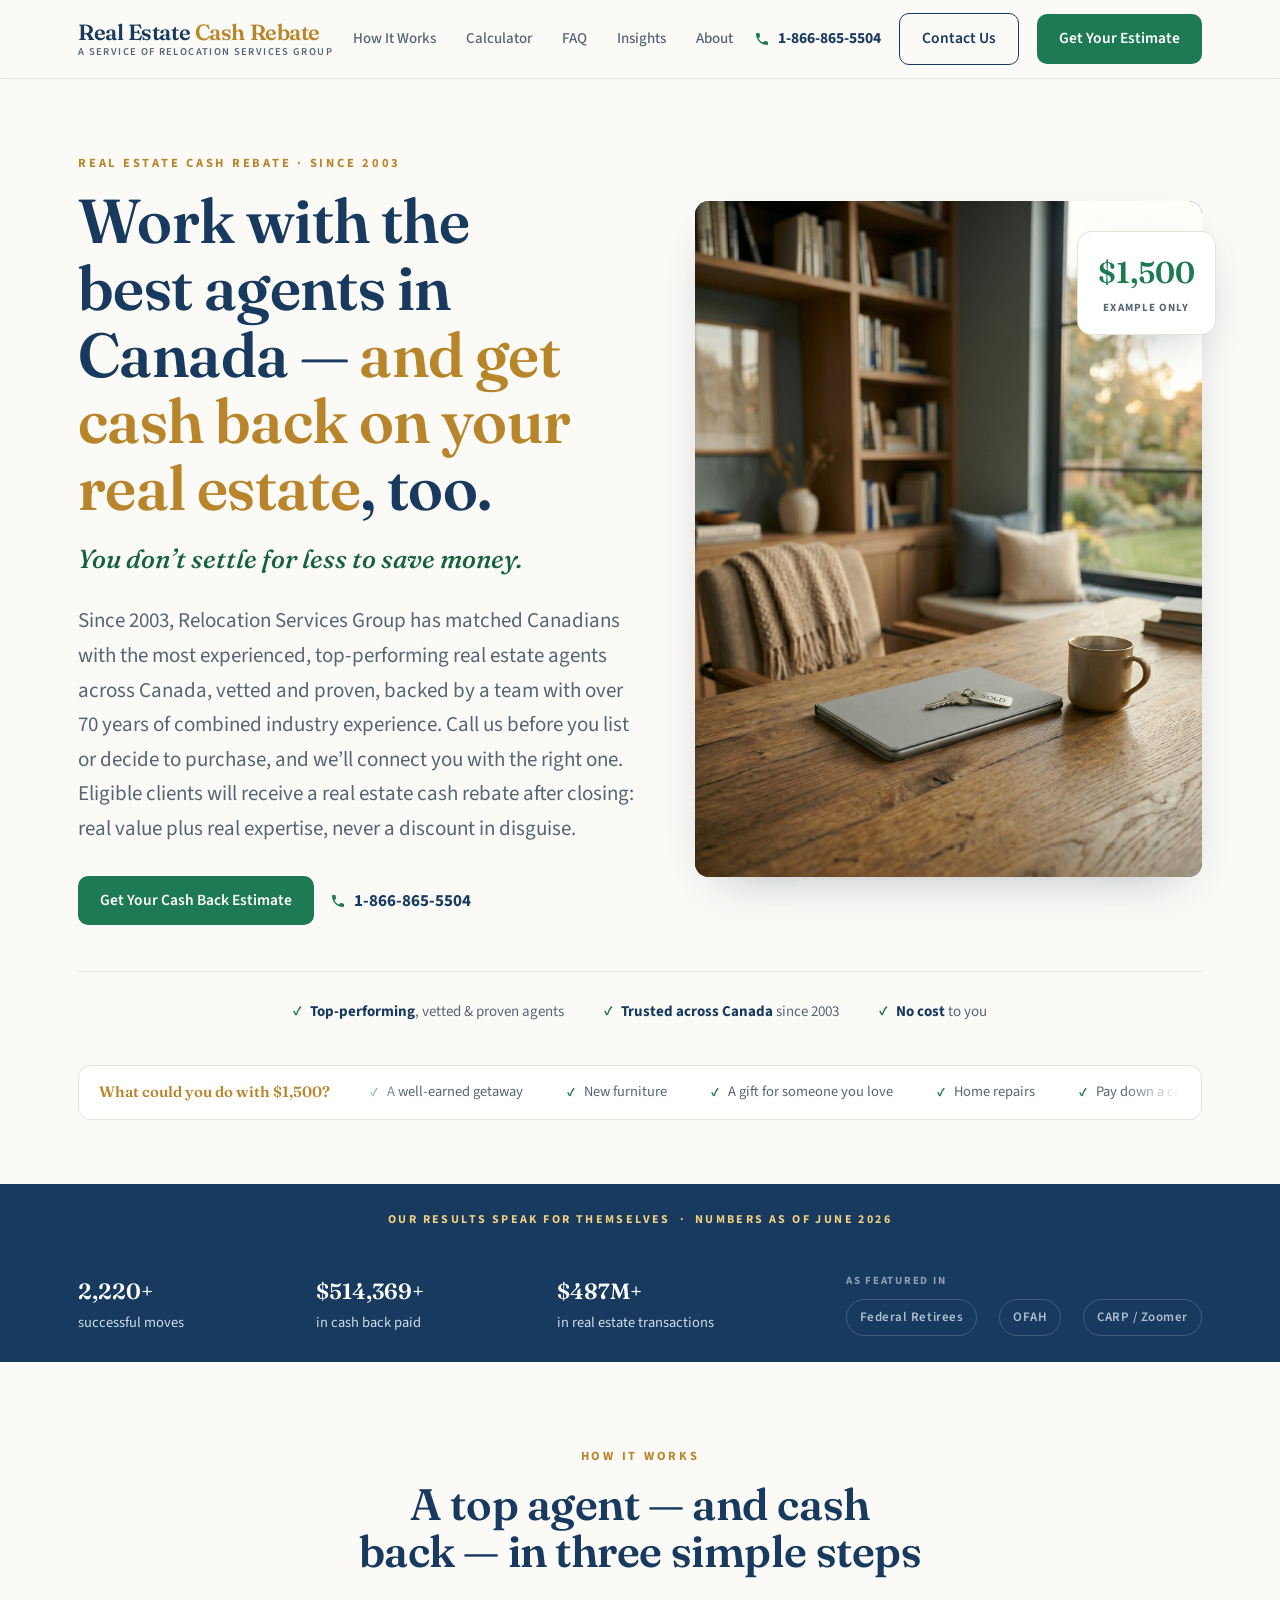
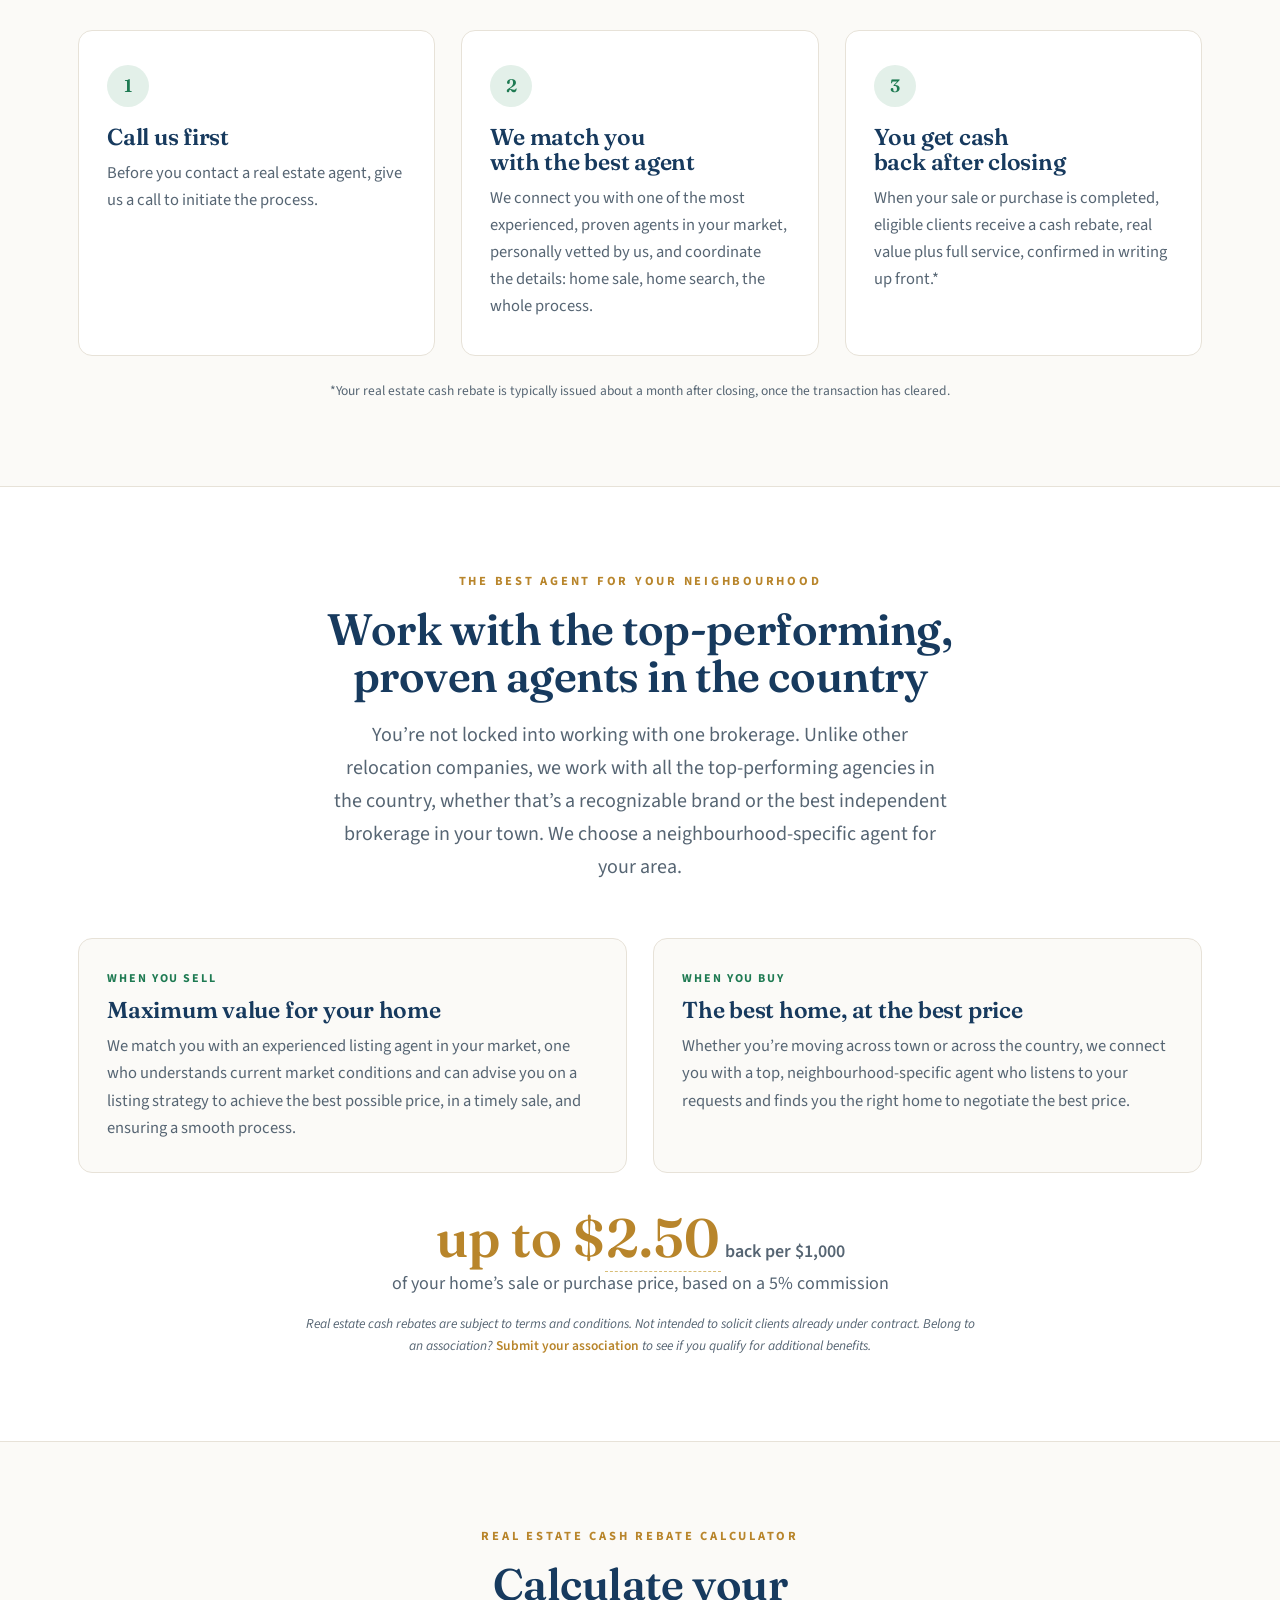
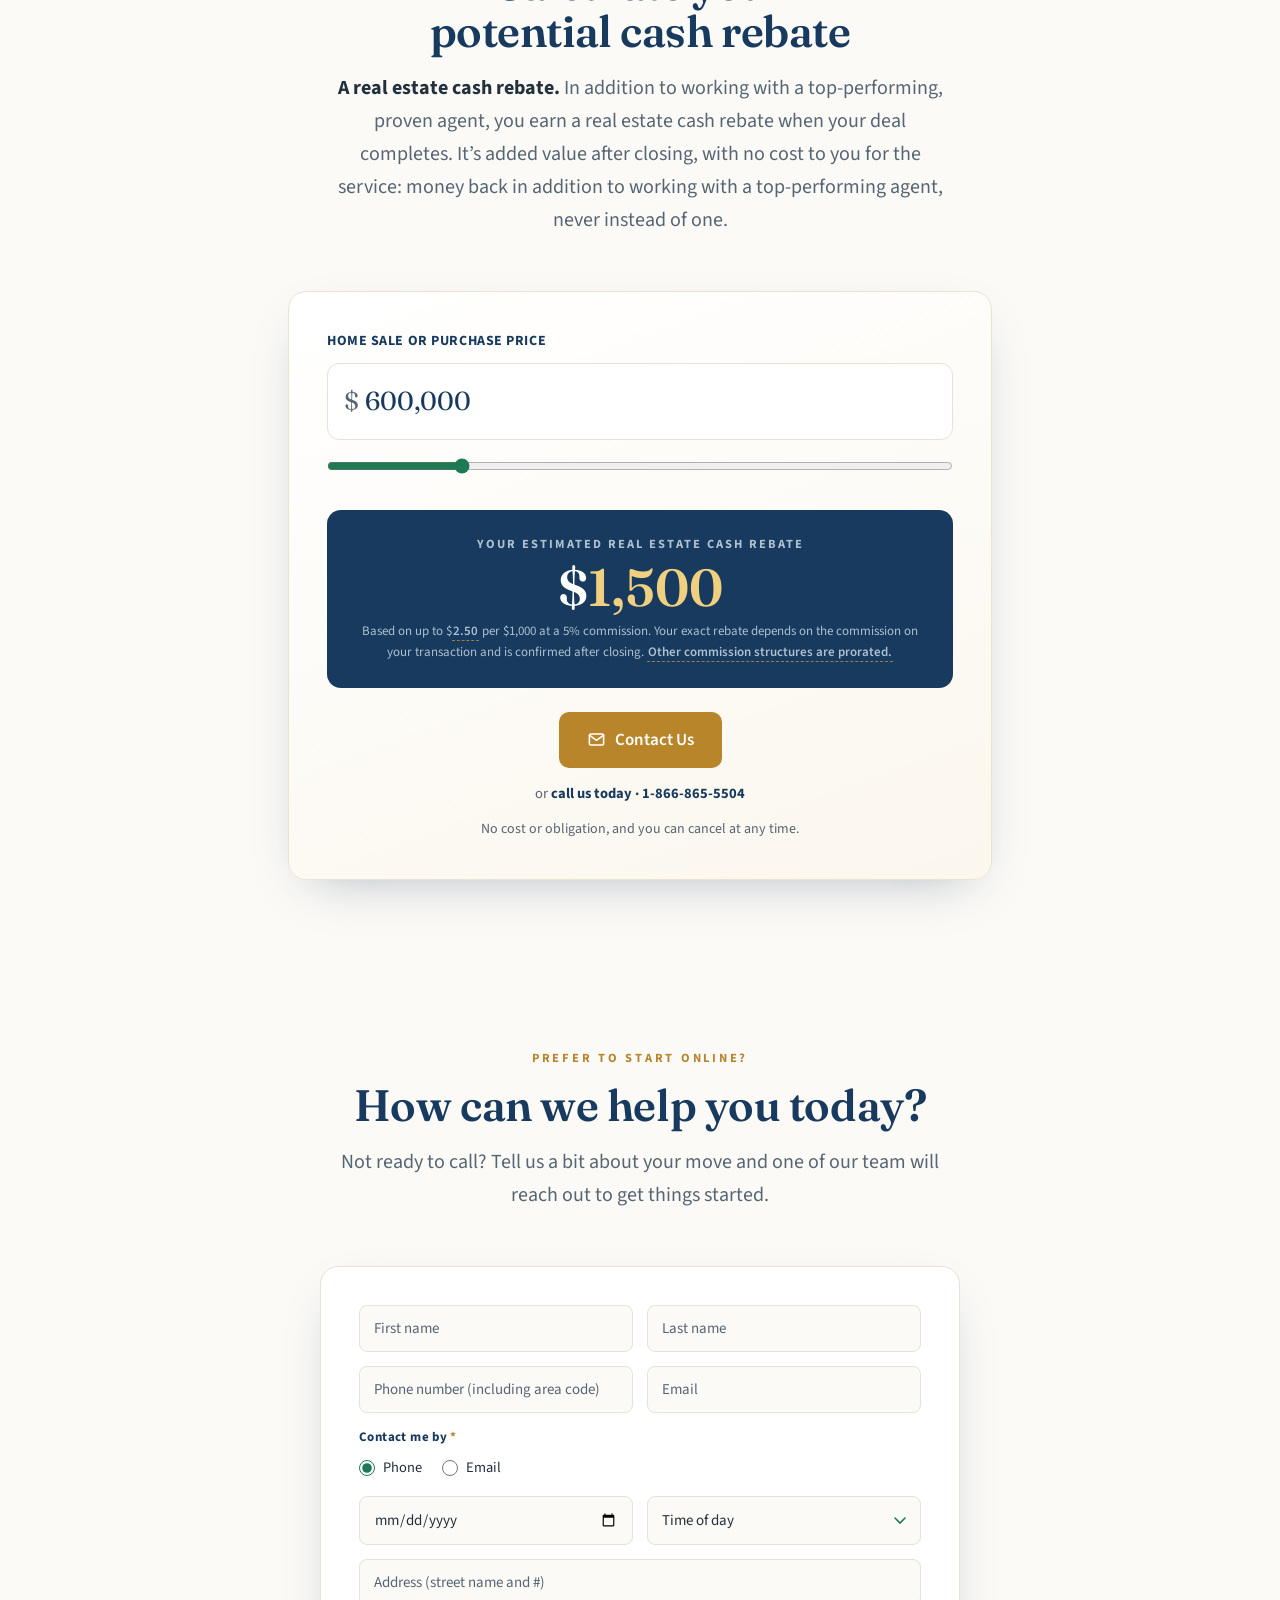
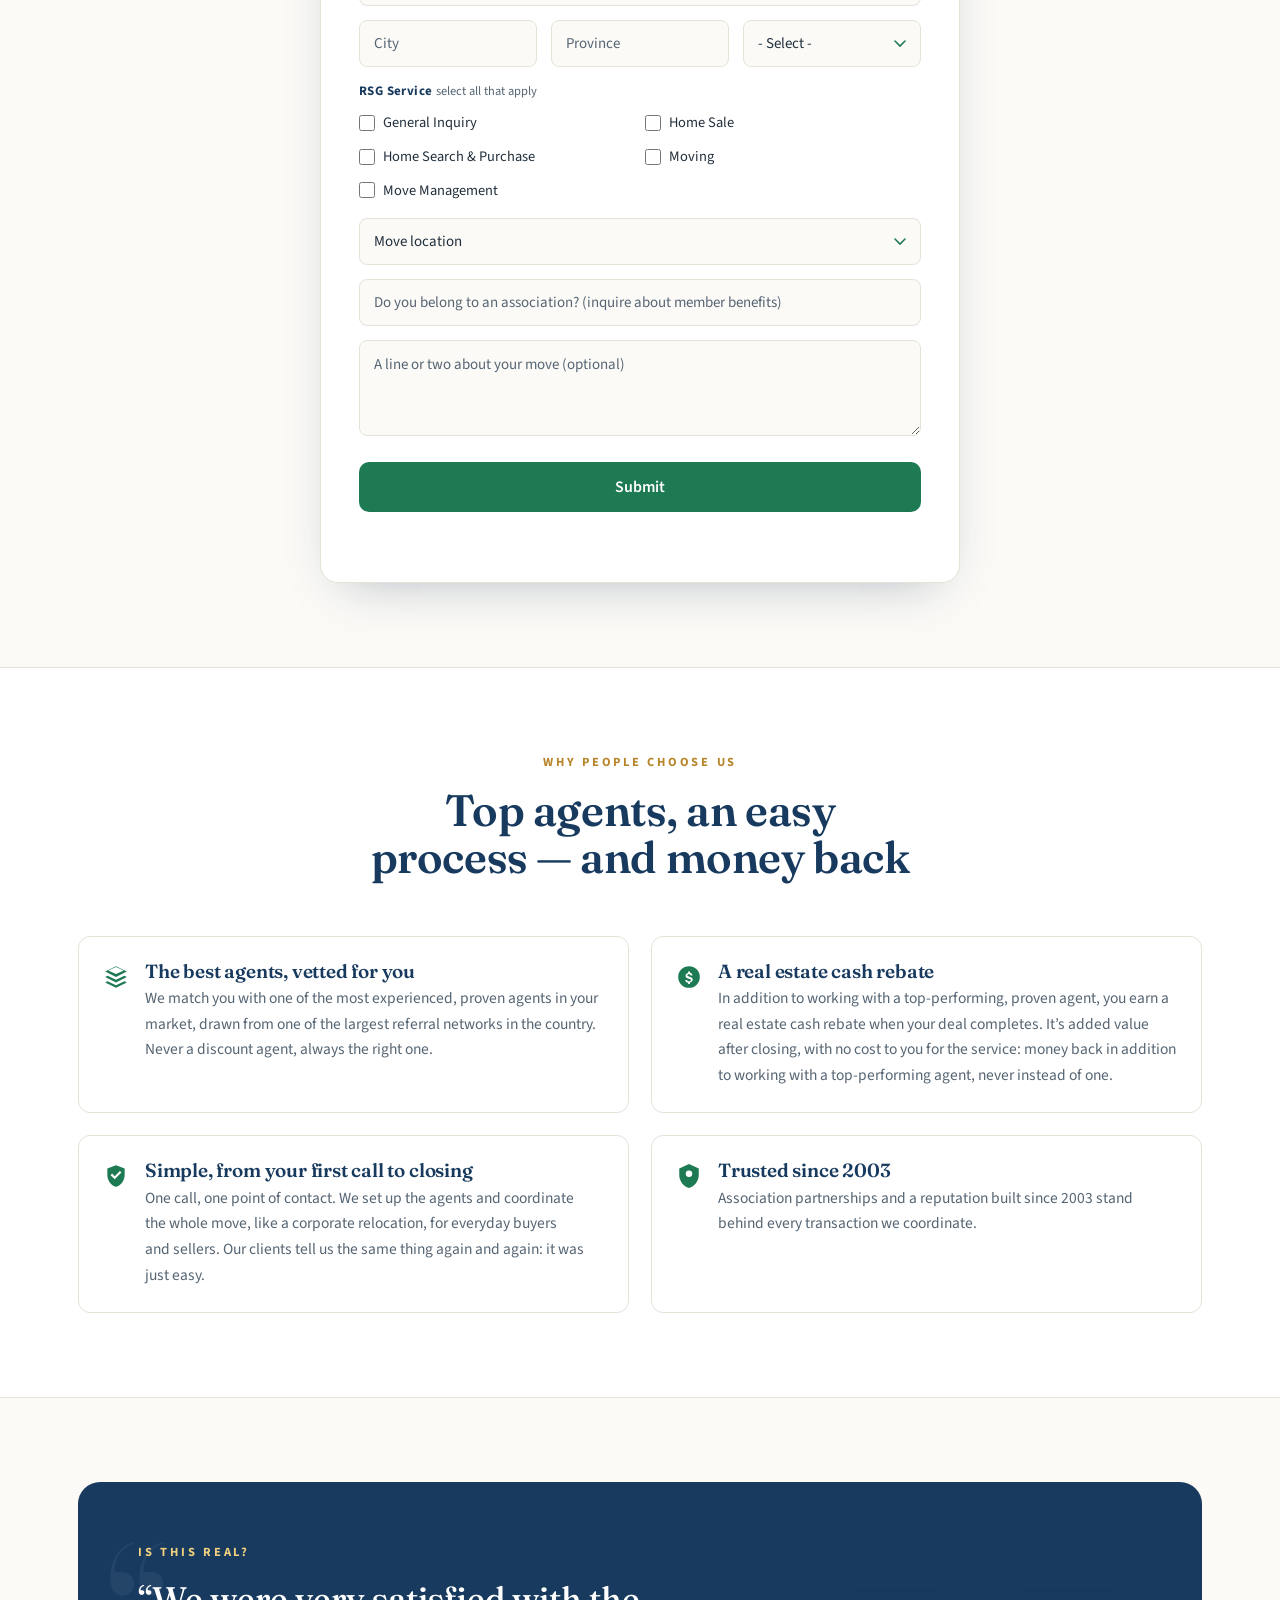
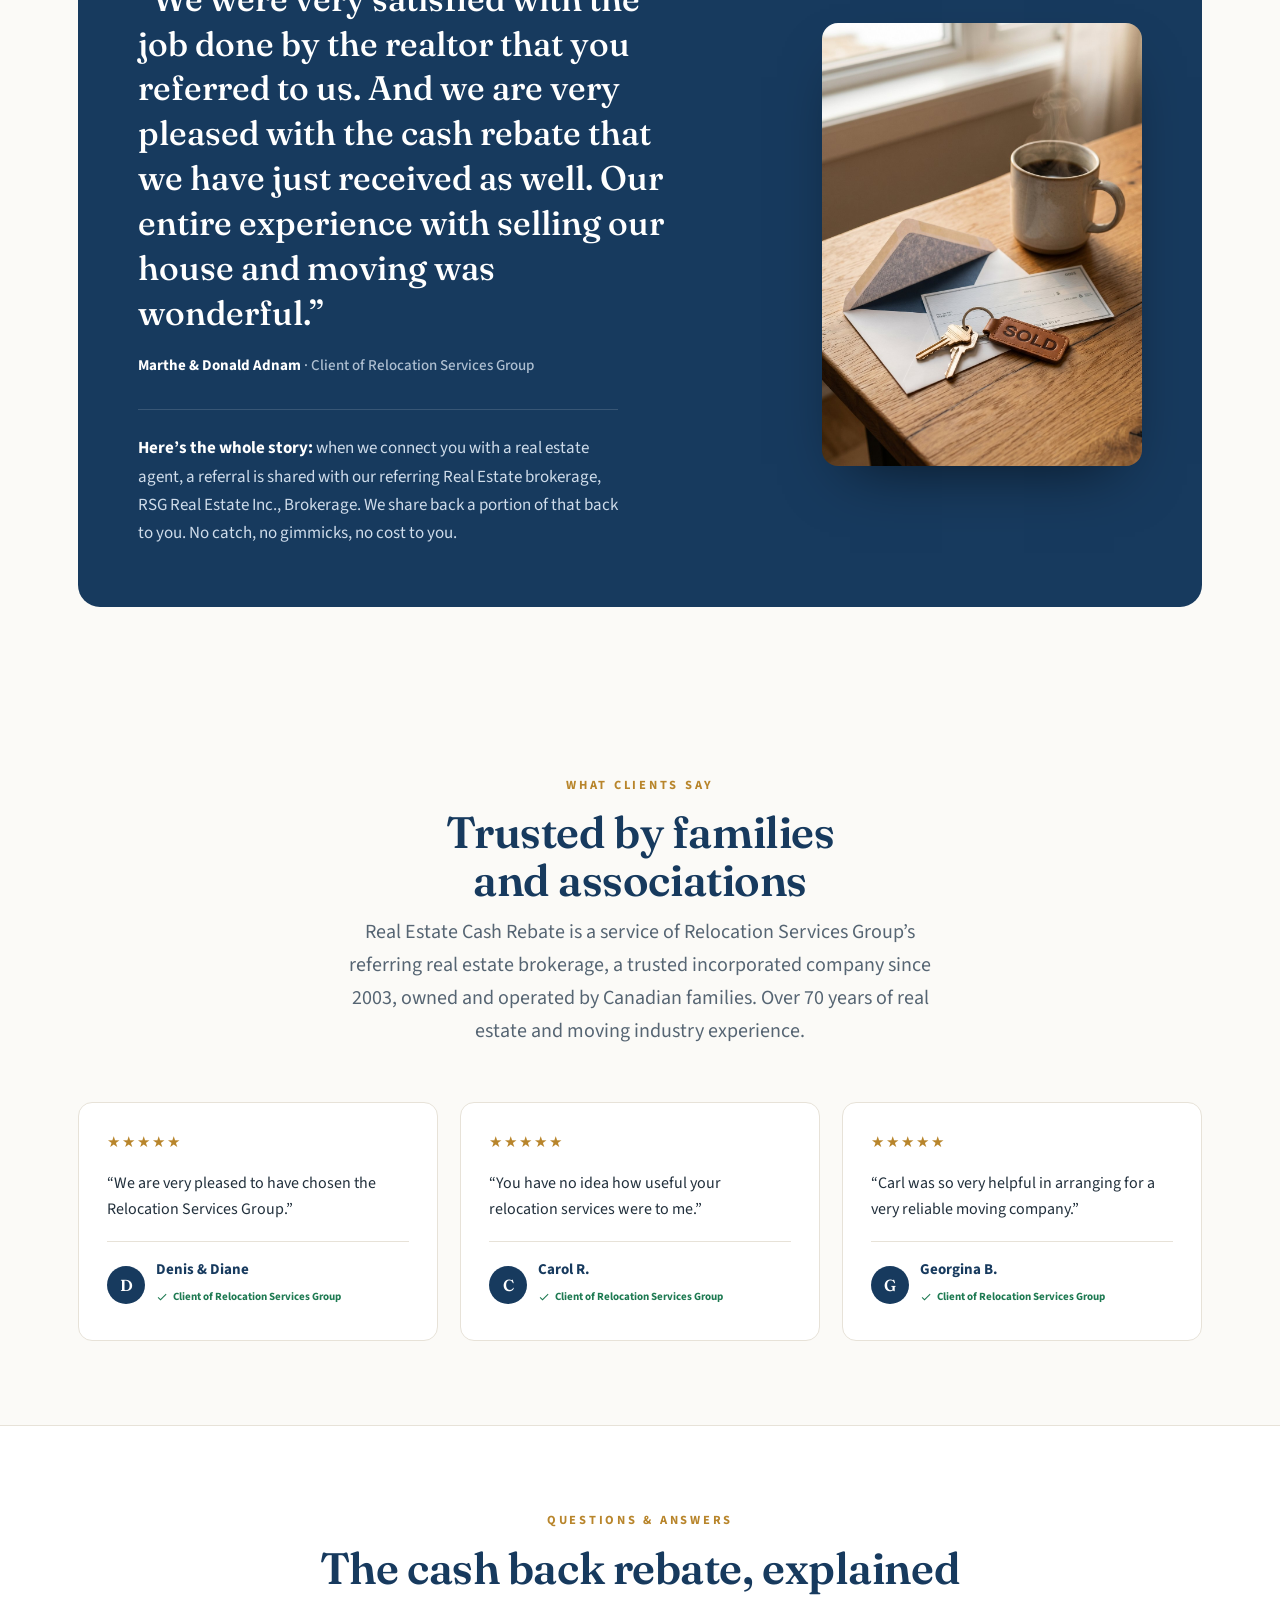
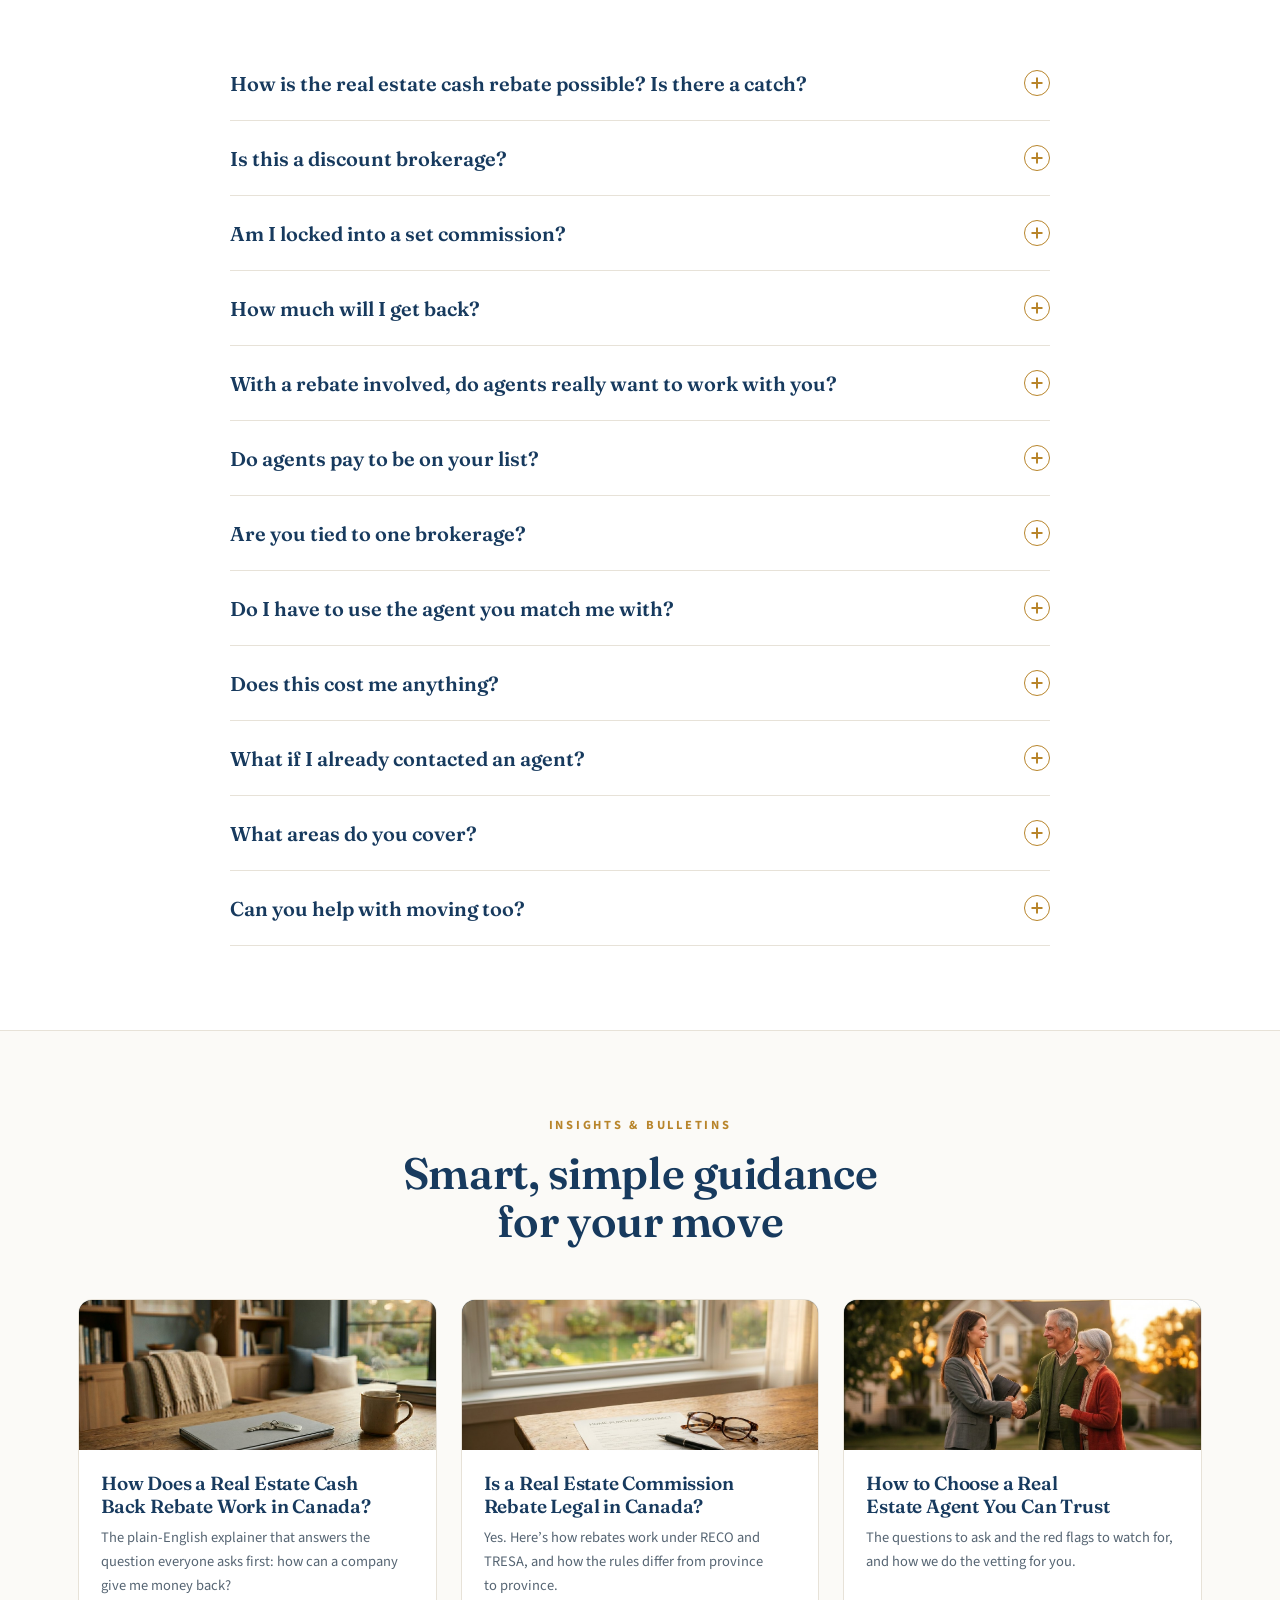
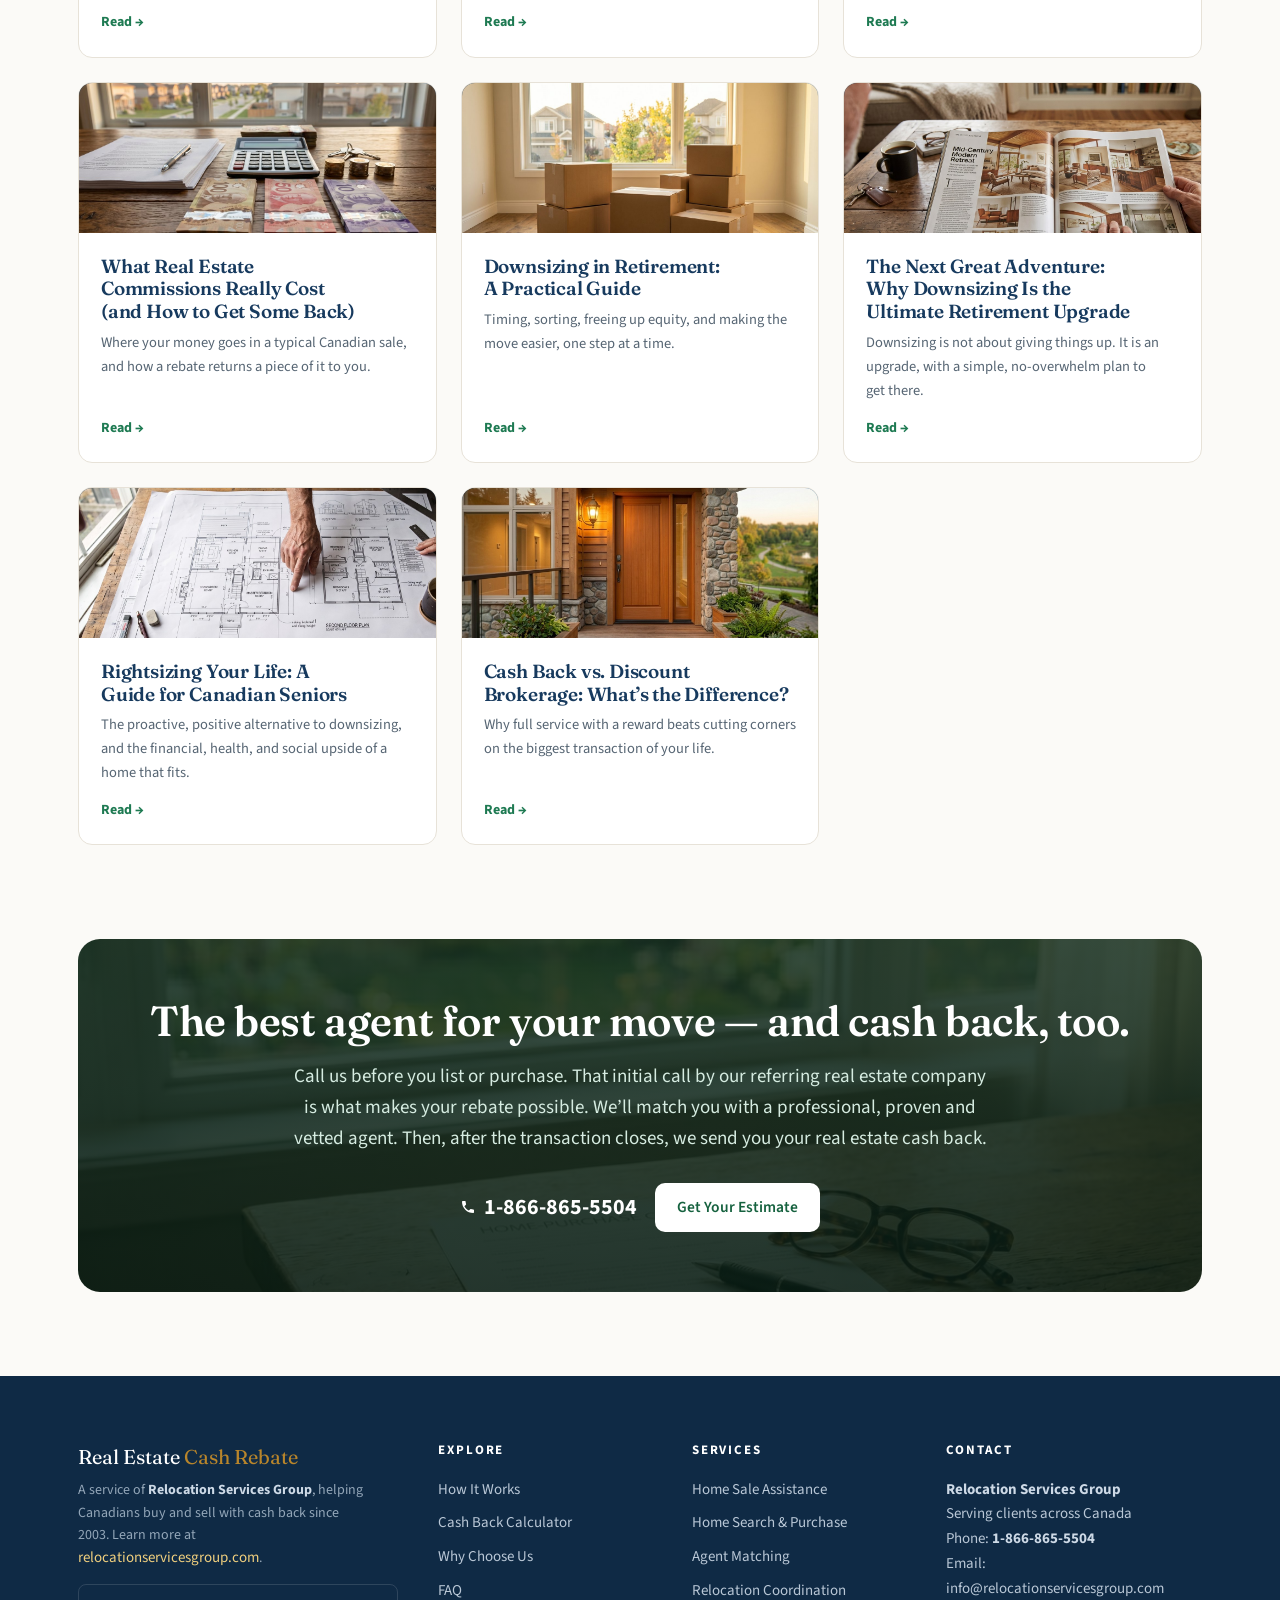
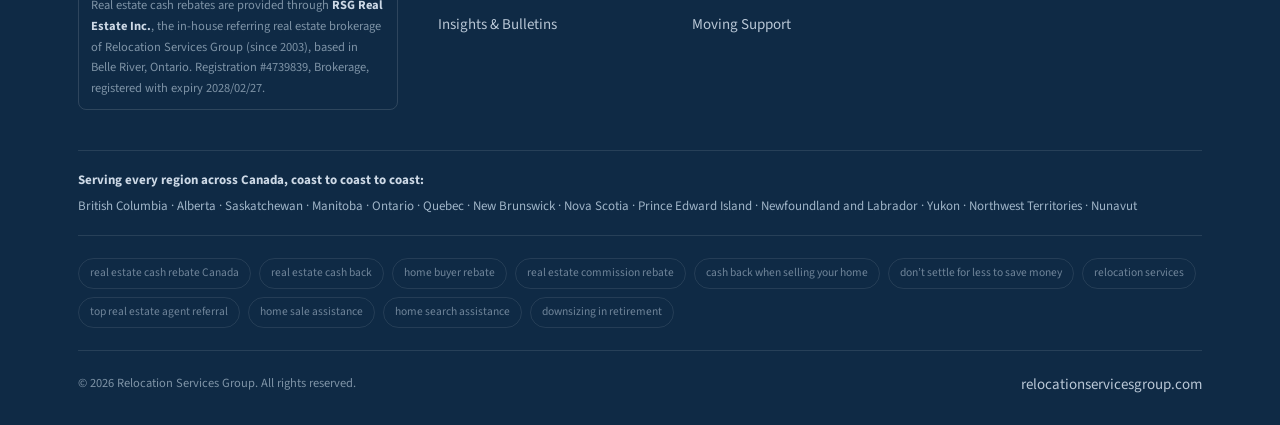
<file: index.html>
<!DOCTYPE html>
<html lang="en">
<head>
<meta charset="UTF-8">
<meta name="viewport" content="width=device-width, initial-scale=1.0">
<title>Real Estate Cashback Canada | Cash Back When You Buy or Sell a Home</title>
<meta name="description" content="Get matched with a top, vetted agent anywhere in Canada and receive a cash rebate after closing. Since 2003. Free to you. Call before you list.">
<meta name="author" content="Relocation Services Group">
<link rel="canonical" href="https://realestatecashback.ca/">
<link rel="icon" type="image/png" href="assets/favicon.png">
<meta name="theme-color" content="#173A5E">
<meta property="og:type" content="website">
<meta property="og:site_name" content="Real Estate Cashback">
<meta property="og:title" content="Real Estate Cashback Canada | Cash Back When You Buy or Sell a Home">
<meta property="og:description" content="Get matched with a top, vetted agent anywhere in Canada and receive a cash rebate after closing. Since 2003. Free to you. Call before you list.">
<meta property="og:url" content="https://realestatecashback.ca/">
<meta property="og:image" content="https://realestatecashback.ca/assets/img/og-image.jpg">
<meta property="og:image:width" content="1200">
<meta property="og:image:height" content="630">
<meta name="twitter:card" content="summary_large_image">
<meta name="twitter:title" content="Real Estate Cashback Canada | Cash Back When You Buy or Sell a Home">
<meta name="twitter:description" content="Get matched with a top, vetted agent anywhere in Canada and receive a cash rebate after closing. Since 2003. Free to you. Call before you list.">
<meta name="twitter:image" content="https://realestatecashback.ca/assets/img/og-image.jpg">

<link rel="preconnect" href="https://fonts.googleapis.com">
<link rel="preconnect" href="https://fonts.gstatic.com" crossorigin>
<link href="https://fonts.googleapis.com/css2?family=Fraunces:opsz,wght@9..144,400;9..144,500;9..144,600;9..144,700&family=Source+Sans+3:wght@300;400;500;600;700&display=swap" rel="stylesheet">
<style>
  :root{
    --paper:#FBFAF7;          /* warm off-white base */
    --white:#FFFFFF;
    --ink:#22303C;            /* charcoal body text */
    --ink-soft:#566573;
    --navy:#173A5E;           /* primary, trust */
    --navy-deep:#0F2A45;
    --slate:#5E83A4;          /* support */
    --gold:#B8852B;           /* heritage gold, reward moments */
    --gold-soft:#F3E6C8;
    --green:#1E7A52;          /* action / money / go */
    --green-deep:#16623F;
    --green-soft:#E3F0E9;     /* light green accent wash */
    --green-line:#BFE0CF;     /* light green hairline */
    --line:#E7E2D8;           /* warm hairline */
    --shadow:0 18px 50px -24px rgba(15,42,69,.35);
    --radius:14px;
    --maxw:1180px;
  }
  *{margin:0;padding:0;box-sizing:border-box}
  html{scroll-behavior:smooth}
  body{font-family:'Source Sans 3',sans-serif;color:var(--ink);background:var(--paper);line-height:1.65;font-size:18px;-webkit-font-smoothing:antialiased;text-wrap:pretty}
  h1,h2,h3,h4{font-family:'Fraunces',serif;color:var(--navy);line-height:1.08;font-weight:600;letter-spacing:-.01em;text-wrap:balance}
  a{color:inherit;text-decoration:none}
  .wrap{max-width:var(--maxw);margin:0 auto;padding:0 28px}
  section{padding:84px 0}
  .eyebrow{font-family:'Source Sans 3',sans-serif;font-weight:700;font-size:12.5px;letter-spacing:.22em;text-transform:uppercase;color:var(--gold);margin-bottom:14px}
  .lead{font-size:20px;color:var(--ink-soft);max-width:62ch}

  /* placeholder marking */
  .ph{border-bottom:1px dashed rgba(200,162,62,.7);padding:0 1px;cursor:help;font-style:normal;font-weight:600}

  /* ===== NAV ===== */
  header{position:sticky;top:0;z-index:50;background:rgba(251,250,247,.86);backdrop-filter:blur(10px);border-bottom:1px solid var(--line)}
  .nav{display:flex;align-items:center;justify-content:space-between;height:78px}
  .brand{display:flex;flex-direction:column;line-height:1}
  .brand .mark{font-family:'Fraunces',serif;font-weight:600;font-size:22px;color:var(--navy);letter-spacing:-.02em}
  .brand .mark span{color:var(--gold)}
  .brand .sub{font-size:10.5px;letter-spacing:.13em;text-transform:uppercase;color:var(--ink-soft);margin-top:4px;font-weight:600}
  .navlinks{display:flex;gap:30px;align-items:center}
  .navlinks a{font-size:15px;font-weight:500;color:var(--ink-soft);transition:color .2s}
  .navlinks a:hover{color:var(--navy)}
  .nav-cta{display:flex;align-items:center;gap:18px}
  .phone{display:flex;align-items:center;gap:8px;font-weight:700;color:var(--navy);font-size:15.5px}
  .phone svg{width:16px;height:16px;fill:var(--green)}
  .btn{display:inline-block;background:var(--green);color:#fff;font-weight:600;font-size:15.5px;padding:12px 22px;border-radius:10px;border:none;cursor:pointer;transition:transform .15s, background .2s;font-family:inherit}
  .btn:hover{background:var(--green-deep);transform:translateY(-1px)}
  .btn-ghost{background:transparent;color:var(--navy);border:1.5px solid var(--navy)}
  .btn-ghost:hover{background:var(--navy);color:#fff}
  .btn-gold{background:var(--gold)}
  .btn-gold:hover{background:#9c6f1f}
  .hamb{display:none;flex-direction:column;gap:5px;background:none;border:none;cursor:pointer;padding:8px}
  .hamb span{width:24px;height:2px;background:var(--navy);transition:.3s}

  /* ===== HERO ===== */
  .hero{padding:74px 0 64px;position:relative;overflow:hidden}
  .hero-grid{display:grid;grid-template-columns:1.05fr .95fr;gap:56px;align-items:center}
  .hero h1{font-size:clamp(38px,5vw,62px);font-weight:600}
  .hero h1 em{font-style:normal;color:var(--gold)}
  .hero .lead{margin:22px 0 30px;font-size:21px}
  .hero-actions{display:flex;gap:16px;align-items:center;flex-wrap:wrap}
  .hero-actions .phone{font-size:17px}
  .hero-trust{margin-top:46px;padding-top:28px;border-top:1px solid var(--line);display:flex;flex-wrap:wrap;justify-content:center;gap:16px 40px;font-size:15px;color:var(--ink-soft)}
  .hero-trust span::before{content:"\2713";color:var(--green);font-weight:800;font-size:13px;position:relative;top:-1px;margin-right:9px}
  .hero-trust b{color:var(--navy);font-weight:700}
  .hero-card{position:relative}
  .imgph{position:relative;border-radius:var(--radius);overflow:hidden;box-shadow:var(--shadow);aspect-ratio:3/4;background:
    radial-gradient(120% 90% at 70% 10%, #2C557E 0%, #173A5E 45%, #0F2A45 100%);}
  .imgph .scene{position:absolute;inset:0;display:flex;align-items:flex-end;justify-content:center}
  .imgph svg{width:78%;height:auto;opacity:.96}
  .imgph img{position:absolute;inset:0;width:100%;height:100%;object-fit:cover;object-position:center;display:block}
  .imgph .cap{position:absolute;left:14px;bottom:12px;font-size:11.5px;color:#cdd9e6;background:rgba(15,42,69,.5);padding:5px 10px;border-radius:7px;letter-spacing:.02em}
  .badge-float{position:absolute;right:-14px;top:30px;background:#fff;border:1px solid var(--line);border-radius:14px;box-shadow:var(--shadow);padding:16px 20px;text-align:center}
  .badge-float .big{font-family:'Fraunces',serif;font-size:30px;color:var(--green);font-weight:600}
  .badge-float .lbl{font-size:11px;letter-spacing:.1em;text-transform:uppercase;color:var(--ink-soft);font-weight:700;margin-top:2px}

  /* ===== TRUST BAR ===== */
  .trustbar{background:var(--navy);color:#dde7f0;padding:26px 0}
  .trustbar .wrap{display:flex;align-items:center;justify-content:space-between;gap:30px;flex-wrap:wrap}
  .trust-eyebrow{flex-basis:100%;text-align:center;color:#F0CF7E;font-weight:700;font-size:12px;letter-spacing:.2em;text-transform:uppercase;margin-bottom:12px}
  .trust-item{font-size:14.5px;color:#cfdcea;display:flex;flex-direction:column;gap:2px}
  .trust-item b{font-family:'Fraunces',serif;color:#fff;font-size:22px;font-weight:600}
  .trust-logos{display:flex;gap:22px;align-items:center;flex-wrap:wrap}
  .trust-logos span{font-size:13px;font-weight:600;letter-spacing:.04em;color:#aebfd1;border:1px solid rgba(255,255,255,.18);padding:7px 13px;border-radius:30px}
  .trust-featured{display:flex;flex-direction:column;gap:9px;align-items:flex-start}
  .trust-featured-label{font-size:11px;letter-spacing:.16em;text-transform:uppercase;color:#8ba0b5;font-weight:700}

  /* ===== STEPS ===== */
  .center{text-align:center;max-width:720px;margin:0 auto 54px}
  .center .lead{margin:0 auto}
  .steps{display:grid;grid-template-columns:repeat(3,1fr);gap:26px}
  .step{background:var(--white);border:1px solid var(--line);border-radius:var(--radius);padding:34px 28px;position:relative}
  .step .num{font-family:'Fraunces',serif;font-size:18px;font-weight:600;color:var(--green);width:42px;height:42px;border-radius:50%;background:var(--green-soft);display:flex;align-items:center;justify-content:center;margin-bottom:18px}
  .step h3{font-size:23px;margin-bottom:10px}
  .step p{color:var(--ink-soft);font-size:16.5px}

  /* ===== VALUE ===== */
  .value{background:var(--white);border-top:1px solid var(--line);border-bottom:1px solid var(--line)}
  .value-grid{display:grid;grid-template-columns:1.1fr 1fr;gap:56px;align-items:center}
  .value h2{font-size:clamp(30px,3.6vw,44px);margin-bottom:18px}
  .value .rate{font-family:'Fraunces',serif;font-size:54px;color:var(--gold);font-weight:600;line-height:1}
  .value .rate small{font-size:18px;color:var(--ink-soft);font-family:'Source Sans 3';font-weight:600}
  .disclaim{font-size:13.5px;color:var(--ink-soft);margin-top:14px;font-style:italic}
  .value-split{display:grid;grid-template-columns:1fr 1fr;gap:26px;margin:42px 0 38px}
  .vcol{background:var(--paper);border:1px solid var(--line);border-radius:var(--radius);padding:30px 28px}
  .vcol .vtag{font-weight:700;font-size:12px;letter-spacing:.16em;text-transform:uppercase;color:var(--green);margin-bottom:10px}
  .vcol h3{font-size:23px;margin-bottom:10px}
  .vcol p{color:var(--ink-soft);font-size:16.5px}
  .rate-callout{text-align:center;max-width:680px;margin:0 auto}
  .hero .tagline{font-family:'Fraunces',serif;font-style:italic;font-size:clamp(20px,2.4vw,26px);color:var(--green-deep);margin:16px 0 0;font-weight:500}

  /* ===== CALCULATOR ===== */
  .calc-card{background:linear-gradient(160deg,#fff, #FBF7EE);border:1px solid #ECE3CF;border-radius:18px;padding:38px;box-shadow:var(--shadow)}
  .calc-card label{display:block;font-weight:700;font-size:14px;letter-spacing:.04em;text-transform:uppercase;color:var(--navy);margin-bottom:10px}
  .calc-input{display:flex;align-items:center;border:1.5px solid var(--line);border-radius:12px;background:#fff;padding:4px 16px;font-size:26px;font-family:'Fraunces',serif;color:var(--navy)}
  .calc-input span{color:var(--ink-soft)}
  .calc-input input{border:none;outline:none;font:inherit;color:var(--navy);width:100%;padding:12px 6px;background:transparent}
  input[type=range]{width:100%;margin-top:18px;accent-color:var(--green)}
  .calc-result{margin-top:26px;background:var(--navy);border-radius:14px;padding:24px 26px;color:#fff;text-align:center}
  .calc-result .lbl{font-size:12.5px;letter-spacing:.16em;text-transform:uppercase;color:#aebfd1;font-weight:700}
  .calc-result .amt{font-family:'Fraunces',serif;font-size:52px;font-weight:600;color:#fff;line-height:1.05;margin:6px 0}
  .calc-result .amt em{color:#F0CF7E;font-style:normal}
  .calc-note{font-size:13px;color:#aebfd1;margin-top:6px}

  /* ===== REBATE TICKER ===== */
  .rebate-ticker{margin-top:40px;display:flex;align-items:center;gap:18px;background:var(--white);border:1px solid var(--line);border-radius:12px;padding:14px 20px;overflow:hidden}
  .rt-label{flex-shrink:0;font-family:'Fraunces',serif;font-weight:600;font-size:15px;color:var(--gold)}
  .rt-track{display:flex;overflow:hidden;-webkit-mask-image:linear-gradient(90deg,transparent,#000 7%,#000 93%,transparent);mask-image:linear-gradient(90deg,transparent,#000 7%,#000 93%,transparent)}
  .rt-set{display:flex;flex-shrink:0;animation:rtscroll 30s linear infinite}
  .rt-set span{white-space:nowrap;font-size:14.5px;color:var(--ink-soft);padding:0 22px;display:flex;align-items:center;gap:9px}
  .rt-set span::before{content:"\2713";color:var(--green);font-weight:800;font-size:12px}
  @keyframes rtscroll{from{transform:translateX(0)}to{transform:translateX(-100%)}}
  @media(prefers-reduced-motion:reduce){.rt-set{animation:none}.rt-track{overflow-x:auto}}

  /* ===== WHY ===== */
  .why-grid{display:grid;grid-template-columns:repeat(2,1fr);gap:22px;margin-top:10px}
  .why-item{display:flex;gap:16px;background:var(--white);border:1px solid var(--line);border-radius:12px;padding:24px}
  .why-item svg{width:26px;height:26px;flex-shrink:0;fill:var(--green);margin-top:3px}
  .why-item h4{font-size:19px;margin-bottom:5px}
  .why-item p{font-size:15.5px;color:var(--ink-soft)}

  /* ===== PROOF / SKEPTIC ===== */
  .proof{background:var(--navy);color:#fff;border-radius:22px;padding:60px;margin:0 auto;position:relative;overflow:hidden}
  .proof::before{content:"\201C";position:absolute;top:-30px;left:30px;font-family:'Fraunces',serif;font-size:220px;color:rgba(255,255,255,.06)}
  .proof .eyebrow{color:#F0CF7E}
  .proof blockquote{font-family:'Fraunces',serif;font-size:clamp(24px,3vw,34px);font-weight:500;line-height:1.32;color:#fff;max-width:24ch;position:relative}
  .proof cite{display:block;margin-top:20px;font-style:normal;font-size:15px;color:#aebfd1;font-family:'Source Sans 3'}
  .proof cite b{color:#fff}
  .proof .explain{margin-top:34px;border-top:1px solid rgba(255,255,255,.14);padding-top:24px;max-width:60ch;color:#cfdcea;font-size:17px}
  .proof-grid{display:grid;grid-template-columns:1fr 320px;gap:50px;align-items:center;position:relative;z-index:1}
  .proof-media{position:relative;margin:0;border-radius:16px;overflow:hidden;box-shadow:0 26px 60px -28px rgba(0,0,0,.65)}
  .proof-media img{display:block;width:100%;height:auto}
  .proof-media figcaption{position:absolute;left:12px;bottom:10px;font-size:10.5px;letter-spacing:.06em;text-transform:uppercase;color:#e9eef3;background:rgba(15,42,69,.62);padding:4px 9px;border-radius:6px}

  /* ===== TESTIMONIALS ===== */
  .tgrid{display:grid;grid-template-columns:repeat(3,1fr);gap:22px;margin-top:10px}
  .tcard{background:var(--white);border:1px solid var(--line);border-radius:14px;padding:28px;display:flex;flex-direction:column}
  .stars{color:var(--gold);font-size:15px;letter-spacing:2px;margin-bottom:14px}
  .tcard p{font-size:16px;color:var(--ink);flex:1}
  .tcard .who{margin-top:18px;padding-top:16px;border-top:1px solid var(--line);display:flex;align-items:center;gap:11px}
  .avatar{width:38px;height:38px;border-radius:50%;background:var(--navy);color:#fff;display:flex;align-items:center;justify-content:center;font-family:'Fraunces',serif;font-weight:600;font-size:16px}
  .who .nm{font-weight:700;font-size:15px;color:var(--navy)}
  .who .src{font-size:12px;color:var(--ink-soft)}
  .verified{display:inline-flex;align-items:center;gap:5px;font-size:11px;color:var(--green);font-weight:700;margin-top:2px}
  .verified svg{width:12px;height:12px;fill:var(--green)}

  /* ===== FAQ ===== */
  .faq{max-width:820px;margin:0 auto}
  .faq-item{border-bottom:1px solid var(--line)}
  .faq-q{width:100%;text-align:left;background:none;border:none;cursor:pointer;padding:24px 0;display:flex;justify-content:space-between;align-items:center;gap:20px;font-family:'Fraunces',serif;font-size:20px;font-weight:600;color:var(--navy)}
  .faq-q .ic{flex-shrink:0;width:26px;height:26px;border-radius:50%;border:1.5px solid var(--gold);position:relative;transition:.3s}
  .faq-q .ic::before,.faq-q .ic::after{content:"";position:absolute;background:var(--gold);left:50%;top:50%;transform:translate(-50%,-50%)}
  .faq-q .ic::before{width:11px;height:2px}
  .faq-q .ic::after{width:2px;height:11px;transition:.3s}
  .faq-item.open .ic::after{transform:translate(-50%,-50%) rotate(90deg);opacity:0}
  .faq-a{max-height:0;overflow:hidden;transition:max-height .35s ease}
  .faq-a p{padding:0 0 24px;color:var(--ink-soft);font-size:17px;max-width:70ch}

  /* ===== BULLETINS ===== */
  .bgrid{display:grid;grid-template-columns:repeat(3,1fr);gap:24px;margin-top:10px}
  .bcard{background:var(--white);border:1px solid var(--line);border-radius:14px;overflow:hidden;transition:transform .2s, box-shadow .2s;display:flex;flex-direction:column}
  .bcard:hover{transform:translateY(-3px);box-shadow:var(--shadow)}
  .bcard .thumb{height:150px;background:linear-gradient(135deg,var(--navy),var(--slate));display:flex;align-items:center;justify-content:center;position:relative;overflow:hidden}
  .bcard .thumb img{position:absolute;inset:0;width:100%;height:100%;object-fit:cover}
  .bcard .thumb span{color:#F0CF7E;font-size:11px;letter-spacing:.18em;text-transform:uppercase;font-weight:700}
  .bcard .body{padding:22px;display:flex;flex-direction:column;flex:1}
  .bcard h4{font-size:19px;line-height:1.2;margin-bottom:8px;text-wrap:balance}
  .bcard p{font-size:14.5px;color:var(--ink-soft);flex:1}
  .bcard .read{margin-top:14px;color:var(--green);font-weight:700;font-size:14px}

  /* ===== CTA BAND ===== */
  .ctaband{background:linear-gradient(rgba(11,40,27,.82),rgba(8,28,20,.88)),url('assets/img/bulletin-legal-contract.jpg');background-size:cover;background-position:center 62%;color:#fff;border-radius:22px;padding:60px;text-align:center}
  .ctaband h2{color:#fff;font-size:clamp(28px,3.4vw,42px);margin-bottom:16px}
  .ctaband p{color:#d6ece1;font-size:19px;max-width:880px;margin:0 auto 28px;text-wrap:balance}
  .ctaband .row{display:flex;gap:18px;justify-content:center;align-items:center;flex-wrap:wrap}
  .ctaband .phone{color:#fff;font-size:22px}
  .ctaband .phone svg{fill:#fff}
  .ctaband .btn{background:#fff;color:var(--green-deep)}
  .ctaband .btn:hover{background:#eafaf2}
  .contact-card{max-width:640px;margin:0 auto;background:var(--white);border:1px solid var(--line);border-radius:18px;padding:38px;box-shadow:var(--shadow);text-align:left}
  .cf-row{display:grid;grid-template-columns:1fr 1fr;gap:14px;margin-bottom:14px}
  .contact-card input,.contact-card select,.contact-card textarea{width:100%;font-family:inherit;font-size:15px;color:var(--ink);background:var(--paper);border:1px solid var(--line);border-radius:8px;padding:12px 14px;outline:none;transition:border-color .18s, box-shadow .18s}
  .contact-card textarea{margin-bottom:14px;resize:vertical;line-height:1.55}
  .contact-card input:focus,.contact-card select:focus,.contact-card textarea:focus{border-color:var(--green);box-shadow:0 0 0 3px var(--green-soft)}
  .contact-card ::placeholder{color:var(--ink-soft)}
  .contact-card select{appearance:none;cursor:pointer;padding-right:36px;background-image:url("data:image/svg+xml,%3Csvg xmlns='http://www.w3.org/2000/svg' width='12' height='8' viewBox='0 0 12 8'%3E%3Cpath d='M1 1l5 5 5-5' stroke='%231E7A52' stroke-width='1.6' fill='none' stroke-linecap='round'/%3E%3C/svg%3E");background-repeat:no-repeat;background-position:right 14px center}
  .cf-submit{width:100%;justify-content:center;margin-top:2px;cursor:pointer;border:none;font-size:16px;padding:14px 22px}
  .cf-status{font-size:13.5px;margin-top:14px;text-align:center;min-height:18px;line-height:1.5}
  .cf-status.ok{color:var(--green-deep);font-weight:600}
  .cf-status.err{color:#B3423A}
  .cf-hp{position:absolute;left:-9999px;width:1px;height:1px;overflow:hidden}
  .cf-row-3{grid-template-columns:1fr 1fr 1fr}
  .contact-card>select,.contact-card>input{margin-bottom:14px}
  .cf-field{margin-bottom:16px}
  .cf-label{font-weight:700;font-size:13px;letter-spacing:.03em;color:var(--navy);margin-bottom:8px}
  .cf-label .req{color:var(--gold)}
  .cf-note{font-weight:400;font-size:12.5px;color:var(--ink-soft);text-transform:none;letter-spacing:0}
  .cf-radio-row{display:flex;gap:20px}
  .cf-radio,.cf-check{display:flex;align-items:center;gap:8px;font-size:14.5px;color:var(--ink);cursor:pointer}
  .cf-radio input,.cf-check input{width:16px;height:16px;accent-color:var(--green);cursor:pointer}
  .cf-check-grid{display:grid;grid-template-columns:1fr 1fr;gap:10px}
  @media(max-width:640px){.cf-row{grid-template-columns:1fr}.cf-row-3{grid-template-columns:1fr}.cf-check-grid{grid-template-columns:1fr}}

  /* ===== FOOTER ===== */
  footer{background:var(--navy-deep);color:#b9c7d6;padding:64px 0 28px;font-size:15px}
  .fcols{display:grid;grid-template-columns:1.5fr 1fr 1fr 1.2fr;gap:40px;padding-bottom:40px;border-bottom:1px solid rgba(255,255,255,.1)}
  footer h5{font-family:'Source Sans 3';color:#fff;font-size:13px;letter-spacing:.14em;text-transform:uppercase;margin-bottom:16px;font-weight:700}
  footer a{color:#b9c7d6;display:block;margin-bottom:9px;transition:color .2s;font-size:15px}
  footer a:hover{color:#F0CF7E}
  .fbrand .mark{font-family:'Fraunces',serif;font-size:20px;color:#fff;margin-bottom:6px}
  .fbrand .mark span{color:var(--gold)}
  .lineage{color:#93a6b8;font-size:14px;line-height:1.6;margin-bottom:14px;max-width:42ch}
  .lineage a{display:inline;color:#F0CF7E}
  .reco{font-size:12.5px;color:#7e93a6;border:1px solid rgba(255,255,255,.13);border-radius:8px;padding:10px 12px;margin-top:8px}
  .nap b{color:#cdd9e6}
  .fareas{padding:18px 0;border-bottom:1px solid rgba(255,255,255,.1);font-size:13px;color:#9fb4c7;line-height:1.7}
  .fareas b{color:#cdd9e6;display:block;margin-bottom:4px}
  .keywords{padding:22px 0;border-bottom:1px solid rgba(255,255,255,.1);display:flex;flex-wrap:wrap;gap:8px}
  .keywords span{font-size:11.5px;color:#6f8499;border:1px solid rgba(255,255,255,.09);padding:5px 11px;border-radius:20px}
  .fbottom{padding-top:22px;display:flex;justify-content:space-between;flex-wrap:wrap;gap:12px;font-size:12.5px;color:#7e93a6}
  .fbottom a{display:inline;margin:0 0 0 16px}

  /* reveal */
  .reveal{opacity:0;transform:translateY(22px);transition:opacity .7s ease, transform .7s ease}
  .reveal.in{opacity:1;transform:none}

  /* responsive */
  @media(max-width:900px){
    .navlinks,.nav-cta .phone,.nav-cta .btn-ghost{display:none}
    .hamb{display:flex}
    .navlinks.mobile{display:flex;position:absolute;top:78px;left:0;right:0;background:var(--paper);flex-direction:column;padding:20px 28px;gap:18px;border-bottom:1px solid var(--line);box-shadow:var(--shadow)}
    .hero-grid,.value-grid{grid-template-columns:1fr;gap:36px}
    .hero-trust{flex-direction:column;align-items:center;gap:14px;margin-top:34px;padding-top:24px}
    .steps,.tgrid,.bgrid,.why-grid,.fcols,.value-split,.proof-grid{grid-template-columns:1fr}
    .proof-media{max-width:300px;margin:6px auto 0}
    .trustbar .wrap{flex-direction:column;align-items:center;text-align:center;gap:16px}
    .trust-featured{align-items:center}
    .badge-float{right:14px}
    .proof,.ctaband{padding:40px 26px}
    section{padding:60px 0}
    .rebate-ticker{flex-direction:column;align-items:flex-start;height:auto;gap:10px}
    .rt-track{overflow:visible;-webkit-mask-image:none;mask-image:none}
    .rt-set{flex-direction:column;align-items:flex-start;animation:none;gap:10px;margin:0 auto}
    .rt-set[aria-hidden]{display:none}
    .rt-set span{padding:4px 14px 4px 0}
  }
</style>
<script type="application/ld+json">
{
  "@context": "https://schema.org",
  "@type": "Organization",
  "name": "Real Estate Cashback",
  "alternateName": "Real Estate Cash Rebate",
  "url": "https://realestatecashback.ca/",
  "logo": "https://realestatecashback.ca/assets/favicon.png",
  "image": "https://realestatecashback.ca/assets/img/og-image.jpg",
  "description": "Real estate cashback service that matches Canadians with the best, most experienced real estate agents and pays a real estate cashback rebate after closing. A service of Relocation Services Group, provided through RSG Real Estate Inc.",
  "telephone": "+1-866-865-5504",
  "email": "info@relocationservicesgroup.com",
  "foundingDate": "2003",
  "areaServed": { "@type": "Country", "name": "Canada" },
  "parentOrganization": { "@type": "Organization", "name": "Relocation Services Group", "url": "https://relocationservicesgroup.com" },
  "address": { "@type": "PostalAddress", "addressLocality": "Belle River", "addressRegion": "ON", "addressCountry": "CA" },
  "sameAs": ["https://relocationservicesgroup.com"]
}
</script>
<script type="application/ld+json">
{
  "@context": "https://schema.org",
  "@type": "FAQPage",
  "mainEntity": [
    { "@type": "Question", "name": "How is the real estate cashback rebate possible? Is there a catch?", "acceptedAnswer": { "@type": "Answer", "text": "No catch. When we connect you with a real estate agent, an industry referral is shared with us and we pass a portion of it back to you as a real estate cash rebate." } },
    { "@type": "Question", "name": "Is this a discount brokerage?", "acceptedAnswer": { "@type": "Answer", "text": "No. A discount brokerage saves you money by reducing the services it provides to you. We work the other way around: because we are not locked into one brokerage, we match you with a top-performing, proven agent from any company or market in the country, and you get full professional services. The real estate cash rebate is real value plus real expertise, paid after closing, never a trade-off on the quality of your agent. You get the best, and money back." } },
    { "@type": "Question", "name": "Am I locked into a set commission?", "acceptedAnswer": { "@type": "Answer", "text": "No. Commissions are always negotiable, and you agree on the rate directly with your agent, usually around 5 percent, though it varies by province. We are completely transparent: no one inflates the commission to pay for your rebate. You settle your own rate with the agent, and you still earn a real estate cash rebate on top." } },
    { "@type": "Question", "name": "How much will I get back?", "acceptedAnswer": { "@type": "Answer", "text": "Eligible clients receive up to $2.50 for every $1,000 of their home's sale or purchase price, based on a 5 percent commission. Use the calculator for an estimate, then call us to confirm your exact rebate." } },
    { "@type": "Question", "name": "With a rebate involved, do agents really want to work with you?", "acceptedAnswer": { "@type": "Answer", "text": "Yes, and that is the whole point. We choose agents for their reputation and the quality of their work, not for what they will pay us. For a great agent, our referrals are an ideal opportunity: real business they earn on merit, with no marketing dollars spent to find the client." } },
    { "@type": "Question", "name": "Do agents pay to be on your list?", "acceptedAnswer": { "@type": "Answer", "text": "No. Agents cannot pay to be referred by us, and we do not accept money from them, even when we are asked. We work only with the agents we believe are the best in each region." } },
    { "@type": "Question", "name": "Are you tied to one brokerage?", "acceptedAnswer": { "@type": "Answer", "text": "No. We are not bound to any single brokerage or franchise, and no agreement forces us to send you to a certain group of agents. We are free to match you with the best agent for your neighbourhood and your move, wherever they hold their licence." } },
    { "@type": "Question", "name": "Do I have to use the agent you match me with?", "acceptedAnswer": { "@type": "Answer", "text": "You choose. We match you with a top-performing, vetted agent, and you decide if they are the right fit. If they are not, call us and we will help." } },
    { "@type": "Question", "name": "Does this cost me anything?", "acceptedAnswer": { "@type": "Answer", "text": "No. The service is free to you, and the real estate cash rebate is money back in your pocket." } },
    { "@type": "Question", "name": "What if I already contacted an agent?", "acceptedAnswer": { "@type": "Answer", "text": "Call us anyway. The rebate depends on us making the introduction, so the earlier you call the better, but we will always tell you what is possible. We are never out to solicit clients who are already under contract." } },
    { "@type": "Question", "name": "What areas do you cover?", "acceptedAnswer": { "@type": "Answer", "text": "Every region across Canada, coast to coast to coast: British Columbia, Alberta, Saskatchewan, Manitoba, Ontario, Quebec, New Brunswick, Nova Scotia, Prince Edward Island, and Newfoundland and Labrador, plus Yukon, the Northwest Territories, and Nunavut. Call us to confirm coverage for your move." } },
    { "@type": "Question", "name": "Can you help with moving too?", "acceptedAnswer": { "@type": "Answer", "text": "Yes. As an added service we can coordinate trusted, vetted movers and review your moving costs. We do not chase the cheapest price: we work with the best carriers at competitive rates. Real estate is our focus; moving help is there if you want it." } }
  ]
}
</script>
</head>
<body>

<!-- ===== HEADER ===== -->
<header>
  <div class="wrap nav">
    <a class="brand" href="#top">
      <span class="mark">Real Estate <span>Cash Rebate</span></span>
      <span class="sub">A service of Relocation Services Group</span>
    </a>
    <nav class="navlinks" id="nav">
      <a href="#how">How It Works</a>
      <a href="#calc">Calculator</a>
      <a href="#faq">FAQ</a>
      <a href="#insights">Insights</a>
      <a href="#about">About</a>
    </nav>
    <div class="nav-cta">
      <a class="phone" href="tel:18668655504"><svg viewBox="0 0 24 24"><path d="M6.6 10.8c1.4 2.8 3.8 5.1 6.6 6.6l2.2-2.2c.3-.3.7-.4 1-.2 1.1.4 2.3.6 3.6.6.6 0 1 .4 1 1V20c0 .6-.4 1-1 1C10.6 21 3 13.4 3 4c0-.6.4-1 1-1h3.5c.6 0 1 .4 1 1 0 1.2.2 2.4.6 3.6.1.4 0 .8-.2 1l-2.3 2.2z"/></svg>1-866-865-5504</a>
      <a class="btn btn-ghost" href="#contact">Contact Us</a>
      <a class="btn" href="#calc">Get Your Estimate</a>
    </div>
    <button class="hamb" id="hamb" aria-label="Menu" aria-expanded="false" aria-controls="nav"><span></span><span></span><span></span></button>
  </div>
</header>

<!-- ===== HERO ===== -->
<section class="hero" id="top">
  <div class="wrap">
    <div class="hero-grid">
    <div class="reveal in">
      <div class="eyebrow">Real Estate Cash Rebate &#183; Since 2003</div>
      <h1>Work with the best agents in Canada &#8212; <em>and get cash back on your real estate</em>, too.</h1>
      <p class="tagline">You don&#8217;t settle for less to save money.</p>
      <p class="lead">Since 2003, Relocation Services Group has matched Canadians with the most experienced, top-performing real estate agents across Canada, vetted and proven, backed by a team with over 70 years of combined industry experience. Call us before you list or decide to purchase, and we&#8217;ll connect you with the right one. Eligible clients will receive a real estate cash rebate after closing: real value plus real expertise, never a discount in disguise.</p>
      <div class="hero-actions">
        <a class="btn" href="#calc">Get Your Cash Back Estimate</a>
        <a class="phone" href="tel:18668655504"><svg viewBox="0 0 24 24"><path d="M6.6 10.8c1.4 2.8 3.8 5.1 6.6 6.6l2.2-2.2c.3-.3.7-.4 1-.2 1.1.4 2.3.6 3.6.6.6 0 1 .4 1 1V20c0 .6-.4 1-1 1C10.6 21 3 13.4 3 4c0-.6.4-1 1-1h3.5c.6 0 1 .4 1 1 0 1.2.2 2.4.6 3.6.1.4 0 .8-.2 1l-2.3 2.2z"/></svg>1-866-865-5504</a>
      </div>
    </div>
    <div class="hero-card reveal in">
      <div class="imgph">
        <!-- Hero photo: custom-generated, warm SOLD-keys scene. Watermark cropped. Alternates in assets/img/ -->
        <img src="assets/img/hero-sold-keys.jpg" alt="House keys with a SOLD tag and a steaming mug of coffee on a wood table in a warm, sunlit home" loading="eager" width="1400" height="1909">
      </div>
      <div class="badge-float">
        <div class="big">$<span id="badgeAmt">1,500</span></div>
        <div class="lbl">Example only</div>
      </div>
    </div>
    </div>
    <div class="hero-trust reveal in">
      <span><b>Top-performing</b>, vetted &amp; proven agents</span>
      <span><b>Trusted across Canada</b> since 2003</span>
      <span><b>No cost</b> to you</span>
    </div>
    <div class="rebate-ticker reveal in" aria-label="Ideas for your cash rebate">
      <span class="rt-label">What could you do with $1,500?</span>
      <div class="rt-track">
        <div class="rt-set"><span>A well-earned getaway</span><span>New furniture</span><span>A gift for someone you love</span><span>Home repairs</span><span>Pay down a credit card</span><span>A season of groceries</span><span>A vehicle repair</span></div>
        <div class="rt-set" aria-hidden="true"><span>A well-earned getaway</span><span>New furniture</span><span>A gift for someone you love</span><span>Home repairs</span><span>Pay down a credit card</span><span>A season of groceries</span><span>A vehicle repair</span></div>
      </div>
    </div>
  </div>
</section>

<!-- ===== TRUST BAR ===== -->
<div class="trustbar">
  <div class="wrap">
    <div class="trust-eyebrow">Our results speak for themselves &nbsp;&#183;&nbsp; Numbers as of June 2026</div>
    <div class="trust-item"><b>2,220+</b>successful moves</div>
    <div class="trust-item"><b>$514,369+</b>in cash back paid</div>
    <div class="trust-item"><b>$487M+</b>in real estate transactions</div>
    <div class="trust-featured">
      <div class="trust-featured-label">As featured in</div>
      <div class="trust-logos">
        <span class="ph" title="Confirm which partners to show">Federal Retirees</span>
        <span class="ph" title="Confirm">OFAH</span>
        <span class="ph" title="Confirm">CARP / Zoomer</span>
      </div>
    </div>
  </div>
</div>

<!-- ===== HOW IT WORKS ===== -->
<section id="how">
  <div class="wrap">
    <div class="center reveal">
      <div class="eyebrow">How It Works</div>
      <h2 style="font-size:clamp(30px,3.6vw,44px)">A top agent &#8212; and cash back &#8212; in three simple steps</h2>
    </div>
    <div class="steps">
      <div class="step reveal">
        <div class="num">1</div>
        <h3>Call us first</h3>
        <p>Before you contact a real estate agent, give us a call to initiate the process.</p>
      </div>
      <div class="step reveal">
        <div class="num">2</div>
        <h3>We match you with the best agent</h3>
        <p>We connect you with one of the most experienced, proven agents in your market, personally vetted by us, and coordinate the details: home sale, home search, the whole process.</p>
      </div>
      <div class="step reveal">
        <div class="num">3</div>
        <h3>You get cash back after closing</h3>
        <p>When your sale or purchase is completed, eligible clients receive a cash rebate, real value plus full service, confirmed in writing up front.*</p>
      </div>
    </div>
    <p style="text-align:center;color:var(--ink-soft);font-size:13.5px;margin-top:24px">*Your real estate cash rebate is typically issued about a month after closing, once the transaction has cleared.</p>
  </div>
</section>

<!-- ===== VALUE ===== -->
<section class="value" id="value">
  <div class="wrap">
    <div class="center reveal">
      <div class="eyebrow">The Best Agent For Your Neighbourhood</div>
      <h2 style="font-size:clamp(30px,3.6vw,44px)">Work with the top-performing, proven agents in the country</h2>
      <p class="lead" style="margin:16px auto 0">You&#8217;re not locked into working with one brokerage. Unlike other relocation companies, we work with all the top-performing agencies in the country, whether that&#8217;s a recognizable brand or the best independent brokerage in your town. We choose a neighbourhood-specific agent for your area.</p>
    </div>
    <div class="value-split">
      <div class="vcol reveal">
        <div class="vtag">When you sell</div>
        <h3>Maximum value for your home</h3>
        <p>We match you with an experienced listing agent in your market, one who understands current market conditions and can advise you on a listing strategy to achieve the best possible price, in a timely sale, and ensuring a smooth process.</p>
      </div>
      <div class="vcol reveal">
        <div class="vtag">When you buy</div>
        <h3>The best home, at the best price</h3>
        <p>Whether you&#8217;re moving across town or across the country, we connect you with a top, neighbourhood-specific agent who listens to your requests and finds you the right home to negotiate the best price.</p>
      </div>
    </div>
    <div class="rate-callout reveal">
      <div class="rate">up to $<span class="ph" title="Confirm public rate">2.50</span><small> back per $1,000</small></div>
      <p style="color:var(--ink-soft);margin-top:4px">of your home&#8217;s sale or purchase price, based on a 5% commission</p>
      <p class="disclaim">Real estate cash rebates are subject to terms and conditions. Not intended to solicit clients already under contract. Belong to an association? <a href="mailto:info@relocationservicesgroup.com?subject=Association%20benefits%20enquiry" style="color:var(--gold);font-weight:600;font-style:normal">Submit your association</a> to see if you qualify for additional benefits.</p>
    </div>
  </div>
</section>

<!-- ===== CALCULATOR ===== -->
<section id="calc">
  <div class="wrap" style="max-width:760px">
    <div class="center reveal">
      <div class="eyebrow">Real Estate Cash Rebate Calculator</div>
      <h2 style="font-size:clamp(30px,3.6vw,44px)">Calculate your potential cash rebate</h2>
      <p class="lead" style="margin-top:16px"><strong style="color:var(--ink)">A real estate cash rebate.</strong> In addition to working with a top-performing, proven agent, you earn a real estate cash rebate when your deal completes. It&#8217;s added value after closing, with no cost to you for the service: money back in addition to working with a top-performing agent, never instead of one.</p>
    </div>
    <div class="calc-card reveal">
      <label for="price">Home sale or purchase price</label>
      <div class="calc-input"><span>$</span><input id="price" type="text" inputmode="numeric" value="600,000" aria-label="Home price"></div>
      <input id="slider" type="range" min="100000" max="2500000" step="10000" value="600000" aria-label="Adjust home price">
      <div class="calc-result">
        <div class="lbl">Your estimated real estate cash rebate</div>
        <div class="amt">$<em id="reward">1,500</em></div>
        <div class="calc-note">Based on up to $<span class="ph" title="Confirm rate">2.50</span> per $1,000 at a 5% commission. Your exact rebate depends on the commission on your transaction and is confirmed after closing. <span class="ph" title="Confirm proration figure with Carl: transcript said up to $250 per $1,000, which conflicts with the $2.50 per $1,000 rate above">Other commission structures are prorated.</span></div>
      </div>
      <div style="text-align:center;margin-top:24px">
        <a class="btn btn-gold" href="#contact" style="font-size:17px;padding:14px 28px;display:inline-flex;align-items:center;gap:9px"><svg viewBox="0 0 24 24" width="19" height="19" fill="none" stroke="currentColor" stroke-width="2" stroke-linecap="round" stroke-linejoin="round"><rect x="3" y="5" width="18" height="14" rx="2"/><path d="M3 6.5 12 13l9-6.5"/></svg>Contact Us</a>
        <p style="margin-top:14px;font-size:14.5px;color:var(--ink-soft)">or <a href="tel:18668655504" style="color:var(--navy);font-weight:700">call us today &#183; 1-866-865-5504</a></p>
        <p style="margin-top:12px;font-size:14px;color:var(--ink-soft)">No cost or obligation, and you can cancel at any time.</p>
      </div>
    </div>
  </div>
</section>

<!-- ===== REQUEST INFO ===== -->
<section id="contact">
  <div class="wrap" style="max-width:760px">
    <div class="center reveal">
      <div class="eyebrow">Prefer To Start Online?</div>
      <h2 style="font-size:clamp(30px,3.6vw,44px)">How can we help you today?</h2>
      <p class="lead" style="margin-top:16px">Not ready to call? Tell us a bit about your move and one of our team will reach out to get things started.</p>
    </div>
    <form class="contact-card reveal" id="contactForm" novalidate>
      <input class="cf-hp" type="text" name="botcheck" tabindex="-1" autocomplete="off" aria-hidden="true">
      <div class="cf-row">
        <input type="text" name="first_name" placeholder="First name" required>
        <input type="text" name="last_name" placeholder="Last name" required>
      </div>
      <div class="cf-row">
        <input type="tel" name="phone_number" placeholder="Phone number (including area code)" required>
        <input type="email" name="email" placeholder="Email" required>
      </div>
      <div class="cf-field">
        <div class="cf-label">Contact me by <span class="req">*</span></div>
        <div class="cf-radio-row">
          <label class="cf-radio"><input type="radio" name="contact_me_by" value="Phone" checked> Phone</label>
          <label class="cf-radio"><input type="radio" name="contact_me_by" value="Email"> Email</label>
        </div>
      </div>
      <div class="cf-row" id="cfPhoneFields">
        <input type="date" name="phone_me_on" aria-label="Preferred date to call">
        <select name="time_of_day" aria-label="Best time of day to call">
          <option value="" disabled selected>Time of day</option>
          <option>In the Morning</option>
          <option>In the Afternoon</option>
          <option>In The Evening</option>
        </select>
      </div>
      <input type="text" name="address" placeholder="Address (street name and #)">
      <div class="cf-row cf-row-3">
        <input type="text" name="city" placeholder="City">
        <input type="text" name="province" placeholder="Province">
        <select name="country" aria-label="Country">
          <option value="" selected>- Select -</option>
          <option value="Canada">Canada</option>
          <option value="United States">United States</option>
          <option value="--">--</option>
          <option value="Afghanistan">Afghanistan</option>
          <option value="Albania">Albania</option>
          <option value="Algeria">Algeria</option>
          <option value="American Samoa">American Samoa</option>
          <option value="Andorra">Andorra</option>
          <option value="Angola">Angola</option>
          <option value="Anguilla">Anguilla</option>
          <option value="Antarctica">Antarctica</option>
          <option value="Antigua And Barbuda">Antigua And Barbuda</option>
          <option value="Argentina">Argentina</option>
          <option value="Armenia">Armenia</option>
          <option value="Aruba">Aruba</option>
          <option value="Australia">Australia</option>
          <option value="Austria">Austria</option>
          <option value="Azerbaijan">Azerbaijan</option>
          <option value="Bahamas">Bahamas</option>
          <option value="Bahrain">Bahrain</option>
          <option value="Bangladesh">Bangladesh</option>
          <option value="Barbados">Barbados</option>
          <option value="Belarus">Belarus</option>
          <option value="Belgium">Belgium</option>
          <option value="Belize">Belize</option>
          <option value="Benin">Benin</option>
          <option value="Bermuda">Bermuda</option>
          <option value="Bhutan">Bhutan</option>
          <option value="Bolivia">Bolivia</option>
          <option value="Bosnia And Herzegovina">Bosnia And Herzegovina</option>
          <option value="Botswana">Botswana</option>
          <option value="Bouvet Island">Bouvet Island</option>
          <option value="Brazil">Brazil</option>
          <option value="British Indian Ocean Territory">British Indian Ocean Territory</option>
          <option value="Brunei Darussalam">Brunei Darussalam</option>
          <option value="Bulgaria">Bulgaria</option>
          <option value="Burkina Faso">Burkina Faso</option>
          <option value="Burundi">Burundi</option>
          <option value="Cambodia">Cambodia</option>
          <option value="Cameroon">Cameroon</option>
          <option value="Cape Verde">Cape Verde</option>
          <option value="Cayman Islands">Cayman Islands</option>
          <option value="Central African Republic">Central African Republic</option>
          <option value="Chad">Chad</option>
          <option value="Chile">Chile</option>
          <option value="China">China</option>
          <option value="Christmas Island">Christmas Island</option>
          <option value="Cocos (keeling) Islands">Cocos (keeling) Islands</option>
          <option value="Colombia">Colombia</option>
          <option value="Comoros">Comoros</option>
          <option value="Congo">Congo</option>
          <option value="Congo, The Democratic Republic Of The">Congo, The Democratic Republic Of The</option>
          <option value="Cook Islands">Cook Islands</option>
          <option value="Costa Rica">Costa Rica</option>
          <option value="Cote D&#039;ivoire">Cote D&#039;ivoire</option>
          <option value="Croatia">Croatia</option>
          <option value="Cuba">Cuba</option>
          <option value="Cyprus">Cyprus</option>
          <option value="Czech Republic">Czech Republic</option>
          <option value="Denmark">Denmark</option>
          <option value="Djibouti">Djibouti</option>
          <option value="Dominica">Dominica</option>
          <option value="Dominican Republic">Dominican Republic</option>
          <option value="East Timor">East Timor</option>
          <option value="Ecuador">Ecuador</option>
          <option value="Egypt">Egypt</option>
          <option value="El Salvador">El Salvador</option>
          <option value="Equatorial Guinea">Equatorial Guinea</option>
          <option value="Eritrea">Eritrea</option>
          <option value="Estonia">Estonia</option>
          <option value="Ethiopia">Ethiopia</option>
          <option value="Falkland Islands (malvinas)">Falkland Islands (malvinas)</option>
          <option value="Faroe Islands">Faroe Islands</option>
          <option value="Fiji">Fiji</option>
          <option value="Finland">Finland</option>
          <option value="France">France</option>
          <option value="French Guiana">French Guiana</option>
          <option value="French Polynesia">French Polynesia</option>
          <option value="French Southern Territories">French Southern Territories</option>
          <option value="Gabon">Gabon</option>
          <option value="Gambia">Gambia</option>
          <option value="Georgia">Georgia</option>
          <option value="Germany">Germany</option>
          <option value="Ghana">Ghana</option>
          <option value="Gibraltar">Gibraltar</option>
          <option value="Greece">Greece</option>
          <option value="Greenland">Greenland</option>
          <option value="Grenada">Grenada</option>
          <option value="Guadeloupe">Guadeloupe</option>
          <option value="Guam">Guam</option>
          <option value="Guatemala">Guatemala</option>
          <option value="Guinea">Guinea</option>
          <option value="Guinea-bissau">Guinea-bissau</option>
          <option value="Guyana">Guyana</option>
          <option value="Haiti">Haiti</option>
          <option value="Heard Island And Mcdonald Islands">Heard Island And Mcdonald Islands</option>
          <option value="Holy See (vatican City State)">Holy See (vatican City State)</option>
          <option value="Honduras">Honduras</option>
          <option value="Hong Kong">Hong Kong</option>
          <option value="Hungary">Hungary</option>
          <option value="Iceland">Iceland</option>
          <option value="India">India</option>
          <option value="Indonesia">Indonesia</option>
          <option value="Iran, Islamic Republic Of">Iran, Islamic Republic Of</option>
          <option value="Iraq">Iraq</option>
          <option value="Ireland">Ireland</option>
          <option value="Israel">Israel</option>
          <option value="Italy">Italy</option>
          <option value="Jamaica">Jamaica</option>
          <option value="Japan">Japan</option>
          <option value="Jordan">Jordan</option>
          <option value="Kazakstan">Kazakstan</option>
          <option value="Kenya">Kenya</option>
          <option value="Kiribati">Kiribati</option>
          <option value="Korea, Democratic People&#039;s Republic Of">Korea, Democratic People&#039;s Republic Of</option>
          <option value="Korea, Republic Of">Korea, Republic Of</option>
          <option value="Kosovo">Kosovo</option>
          <option value="Kuwait">Kuwait</option>
          <option value="Kyrgyzstan">Kyrgyzstan</option>
          <option value="Lao People&#039;s Democratic Republic">Lao People&#039;s Democratic Republic</option>
          <option value="Latvia">Latvia</option>
          <option value="Lebanon">Lebanon</option>
          <option value="Lesotho">Lesotho</option>
          <option value="Liberia">Liberia</option>
          <option value="Libyan Arab Jamahiriya">Libyan Arab Jamahiriya</option>
          <option value="Liechtenstein">Liechtenstein</option>
          <option value="Lithuania">Lithuania</option>
          <option value="Luxembourg">Luxembourg</option>
          <option value="Macau">Macau</option>
          <option value="Macedonia, The Former Yugoslav Republic Of">Macedonia, The Former Yugoslav Republic Of</option>
          <option value="Madagascar">Madagascar</option>
          <option value="Malawi">Malawi</option>
          <option value="Malaysia">Malaysia</option>
          <option value="Maldives">Maldives</option>
          <option value="Mali">Mali</option>
          <option value="Malta">Malta</option>
          <option value="Marshall Islands">Marshall Islands</option>
          <option value="Martinique">Martinique</option>
          <option value="Mauritania">Mauritania</option>
          <option value="Mauritius">Mauritius</option>
          <option value="Mayotte">Mayotte</option>
          <option value="Mexico">Mexico</option>
          <option value="Micronesia, Federated States Of">Micronesia, Federated States Of</option>
          <option value="Moldova, Republic Of">Moldova, Republic Of</option>
          <option value="Monaco">Monaco</option>
          <option value="Mongolia">Mongolia</option>
          <option value="Montserrat">Montserrat</option>
          <option value="Montenegro">Montenegro</option>
          <option value="Morocco">Morocco</option>
          <option value="Mozambique">Mozambique</option>
          <option value="Myanmar">Myanmar</option>
          <option value="Namibia">Namibia</option>
          <option value="Nauru">Nauru</option>
          <option value="Nepal">Nepal</option>
          <option value="Netherlands">Netherlands</option>
          <option value="Netherlands Antilles">Netherlands Antilles</option>
          <option value="New Caledonia">New Caledonia</option>
          <option value="New Zealand">New Zealand</option>
          <option value="Nicaragua">Nicaragua</option>
          <option value="Niger">Niger</option>
          <option value="Nigeria">Nigeria</option>
          <option value="Niue">Niue</option>
          <option value="Norfolk Island">Norfolk Island</option>
          <option value="Northern Mariana Islands">Northern Mariana Islands</option>
          <option value="Norway">Norway</option>
          <option value="Oman">Oman</option>
          <option value="Pakistan">Pakistan</option>
          <option value="Palau">Palau</option>
          <option value="Palestinian Territory, Occupied">Palestinian Territory, Occupied</option>
          <option value="Panama">Panama</option>
          <option value="Papua New Guinea">Papua New Guinea</option>
          <option value="Paraguay">Paraguay</option>
          <option value="Peru">Peru</option>
          <option value="Philippines">Philippines</option>
          <option value="Pitcairn">Pitcairn</option>
          <option value="Poland">Poland</option>
          <option value="Portugal">Portugal</option>
          <option value="Puerto Rico">Puerto Rico</option>
          <option value="Qatar">Qatar</option>
          <option value="Reunion">Reunion</option>
          <option value="Romania">Romania</option>
          <option value="Russian Federation">Russian Federation</option>
          <option value="Rwanda">Rwanda</option>
          <option value="Saint Helena">Saint Helena</option>
          <option value="Saint Kitts And Nevis">Saint Kitts And Nevis</option>
          <option value="Saint Lucia">Saint Lucia</option>
          <option value="Saint Pierre And Miquelon">Saint Pierre And Miquelon</option>
          <option value="Saint Vincent And The Grenadines">Saint Vincent And The Grenadines</option>
          <option value="Samoa">Samoa</option>
          <option value="San Marino">San Marino</option>
          <option value="Sao Tome And Principe">Sao Tome And Principe</option>
          <option value="Saudi Arabia">Saudi Arabia</option>
          <option value="Senegal">Senegal</option>
          <option value="Serbia">Serbia</option>
          <option value="Seychelles">Seychelles</option>
          <option value="Sierra Leone">Sierra Leone</option>
          <option value="Singapore">Singapore</option>
          <option value="Slovakia">Slovakia</option>
          <option value="Slovenia">Slovenia</option>
          <option value="Solomon Islands">Solomon Islands</option>
          <option value="Somalia">Somalia</option>
          <option value="South Africa">South Africa</option>
          <option value="South Georgia And The South Sandwich Islands">South Georgia And The South Sandwich Islands</option>
          <option value="Spain">Spain</option>
          <option value="Sri Lanka">Sri Lanka</option>
          <option value="Sudan">Sudan</option>
          <option value="Suriname">Suriname</option>
          <option value="Svalbard And Jan Mayen">Svalbard And Jan Mayen</option>
          <option value="Swaziland">Swaziland</option>
          <option value="Sweden">Sweden</option>
          <option value="Switzerland">Switzerland</option>
          <option value="Syrian Arab Republic">Syrian Arab Republic</option>
          <option value="Taiwan, Province Of China">Taiwan, Province Of China</option>
          <option value="Tajikistan">Tajikistan</option>
          <option value="Tanzania, United Republic Of">Tanzania, United Republic Of</option>
          <option value="Thailand">Thailand</option>
          <option value="Togo">Togo</option>
          <option value="Tokelau">Tokelau</option>
          <option value="Tonga">Tonga</option>
          <option value="Trinidad And Tobago">Trinidad And Tobago</option>
          <option value="Tunisia">Tunisia</option>
          <option value="Turkey">Turkey</option>
          <option value="Turkmenistan">Turkmenistan</option>
          <option value="Turks And Caicos Islands">Turks And Caicos Islands</option>
          <option value="Tuvalu">Tuvalu</option>
          <option value="Uganda">Uganda</option>
          <option value="Ukraine">Ukraine</option>
          <option value="United Arab Emirates">United Arab Emirates</option>
          <option value="United Kingdom">United Kingdom</option>
          <option value="United States Minor Outlying Islands">United States Minor Outlying Islands</option>
          <option value="Uruguay">Uruguay</option>
          <option value="Uzbekistan">Uzbekistan</option>
          <option value="Vanuatu">Vanuatu</option>
          <option value="Venezuela">Venezuela</option>
          <option value="Vietnam">Vietnam</option>
          <option value="Virgin Islands, British">Virgin Islands, British</option>
          <option value="Virgin Islands, U.s.">Virgin Islands, U.s.</option>
          <option value="Wallis And Futuna">Wallis And Futuna</option>
          <option value="Western Sahara">Western Sahara</option>
          <option value="Yemen">Yemen</option>
          <option value="Zambia">Zambia</option>
          <option value="Zimbabwe">Zimbabwe</option>
        </select>
      </div>
      <div class="cf-field">
        <div class="cf-label">RSG Service <span class="cf-note">select all that apply</span></div>
        <div class="cf-check-grid">
          <label class="cf-check"><input type="checkbox" name="rsg_service" value="General Inquiry"> General Inquiry</label>
          <label class="cf-check"><input type="checkbox" name="rsg_service" value="Home Sale"> Home Sale</label>
          <label class="cf-check"><input type="checkbox" name="rsg_service" value="Home Search &amp; Purchase"> Home Search &amp; Purchase</label>
          <label class="cf-check"><input type="checkbox" name="rsg_service" value="Moving"> Moving</label>
          <label class="cf-check"><input type="checkbox" name="rsg_service" value="Move Management"> Move Management</label>
        </div>
      </div>
      <select name="move_location" aria-label="Move location">
        <option value="" disabled selected>Move location</option>
        <option>Local</option>
        <option>Intra-Province</option>
        <option>Inter-Province</option>
        <option>USA</option>
        <option>International</option>
      </select>
      <input type="text" name="association" placeholder="Do you belong to an association? (inquire about member benefits)">
      <textarea name="message" placeholder="A line or two about your move (optional)" rows="3"></textarea>
      <button type="submit" class="btn cf-submit">Submit</button>
      <div class="cf-status" id="cfStatus" role="status" aria-live="polite"></div>
    </form>
  </div>
</section>

<!-- ===== WHY ===== -->
<section class="value" id="why">
  <div class="wrap">
    <div class="center reveal">
      <div class="eyebrow">Why People Choose Us</div>
      <h2 style="font-size:clamp(30px,3.6vw,44px);text-wrap:balance">Top agents, an easy process &#8212; and money back</h2>
    </div>
    <div class="why-grid">
      <div class="why-item reveal"><svg viewBox="0 0 24 24"><path d="M12 2 2 7l10 5 10-5-10-5zm0 7.2L4.8 6 12 2.8 19.2 6 12 9.2zM2 17l10 5 10-5-2.2-1.1L12 19.6 4.2 15.9 2 17zm0-5 10 5 10-5-2.2-1.1L12 14.6 4.2 10.9 2 12z"/></svg><div><h4>The best agents, vetted for you</h4><p>We match you with one of the most experienced, proven agents in your market, drawn from one of the largest referral networks in the country. Never a discount agent, always the right one.</p></div></div>
      <div class="why-item reveal"><svg viewBox="0 0 24 24"><path d="M12 2a10 10 0 1 0 0 20 10 10 0 0 0 0-20zm.9 15.4v1.1h-1.7v-1.1c-1.5-.2-2.6-1.1-2.7-2.6h1.7c.1.7.6 1.2 1.9 1.2 1.1 0 1.6-.5 1.6-1.1 0-.7-.4-1-1.9-1.4-1.8-.4-3-1.1-3-2.7 0-1.3 1-2.1 2.4-2.4V7h1.7v1.1c1.4.3 2.2 1.2 2.3 2.4h-1.7c-.1-.7-.5-1.1-1.5-1.1s-1.5.4-1.5 1c0 .6.5.9 1.9 1.3 1.9.5 3 1.1 3 2.8 0 1.3-1 2.2-2.5 2.5z"/></svg><div><h4>A real estate cash rebate</h4><p>In addition to working with a top-performing, proven agent, you earn a real estate cash rebate when your deal completes. It&#8217;s added value after closing, with no cost to you for the service: money back in addition to working with a top-performing agent, never instead of one.</p></div></div>
      <div class="why-item reveal"><svg viewBox="0 0 24 24"><path d="M12 2 4 5v6c0 5 3.4 9.7 8 11 4.6-1.3 8-6 8-11V5l-8-3zm-1.2 13L7 11.2l1.4-1.4 2.4 2.4 4.8-4.8L17 8.8 10.8 15z"/></svg><div><h4>Simple, from your first call to closing</h4><p>One call, one point of contact. We set up the agents and coordinate the whole move, like a corporate relocation, for everyday buyers and sellers. Our clients tell us the same thing again and again: it was just easy.</p></div></div>
      <div class="why-item reveal"><svg viewBox="0 0 24 24"><path d="M12 1 3 5v6c0 5.5 3.8 10.7 9 12 5.2-1.3 9-6.5 9-12V5l-9-4zm0 6a3 3 0 1 1 0 6 3 3 0 0 1 0-6z"/></svg><div><h4>Trusted since 2003</h4><p>Association partnerships and a reputation built since 2003 stand behind every transaction we coordinate.</p></div></div>
    </div>
  </div>
</section>

<!-- ===== PROOF / SKEPTIC ===== -->
<section>
  <div class="wrap">
    <div class="proof reveal">
      <div class="proof-grid">
        <div class="proof-copy">
          <div class="eyebrow">Is this real?</div>
          <blockquote>&#8220;We were very satisfied with the job done by the realtor that you referred to us. And we are very pleased with the cash rebate that we have just received as well. Our entire experience with selling our house and moving was wonderful.&#8221;
          <cite><b>Marthe &amp; Donald Adnam</b> &#183; Client of Relocation Services Group</cite></blockquote>
          <div class="explain"><b style="color:#fff">Here&#8217;s the whole story:</b> when we connect you with a real estate agent, a referral is shared with our referring Real Estate brokerage, RSG Real Estate Inc., Brokerage. We share back a portion of that back to you. No catch, no gimmicks, no cost to you.</div>
        </div>
        <figure class="proof-media">
          <img src="assets/img/proof-keys-cheque.jpg" alt="House keys with a SOLD tag beside a cheque, envelope and a steaming mug of coffee on a wood table" loading="lazy" width="1100" height="1525">
        </figure>
      </div>
    </div>
  </div>
</section>

<!-- ===== TESTIMONIALS ===== -->
<section id="reviews">
  <div class="wrap">
    <div class="center reveal">
      <div class="eyebrow">What Clients Say</div>
      <h2 style="font-size:clamp(30px,3.6vw,44px)">Trusted by families and associations</h2>
      <p class="lead" style="margin-top:12px">Real Estate Cash Rebate is a service of Relocation Services Group&#8217;s referring real estate brokerage, a trusted incorporated company since 2003, owned and operated by Canadian families. Over 70 years of real estate and moving industry experience.</p>
    </div>
    <div class="tgrid">
      <div class="tcard reveal">
        <div class="stars">&#9733;&#9733;&#9733;&#9733;&#9733;</div>
        <p>&#8220;We are very pleased to have chosen the Relocation Services Group.&#8221;</p>
        <div class="who"><div class="avatar">D</div><div><div class="nm">Denis &amp; Diane</div><span class="verified"><svg viewBox="0 0 24 24"><path d="M9 16.2 4.8 12l-1.4 1.4L9 19 21 7l-1.4-1.4z"/></svg>Client of Relocation Services Group</span></div></div>
      </div>
      <div class="tcard reveal">
        <div class="stars">&#9733;&#9733;&#9733;&#9733;&#9733;</div>
        <p>&#8220;You have no idea how useful your relocation services were to me.&#8221;</p>
        <div class="who"><div class="avatar">C</div><div><div class="nm">Carol R.</div><span class="verified"><svg viewBox="0 0 24 24"><path d="M9 16.2 4.8 12l-1.4 1.4L9 19 21 7l-1.4-1.4z"/></svg>Client of Relocation Services Group</span></div></div>
      </div>
      <div class="tcard reveal">
        <div class="stars">&#9733;&#9733;&#9733;&#9733;&#9733;</div>
        <p>&#8220;Carl was so very helpful in arranging for a very reliable moving company.&#8221;</p>
        <div class="who"><div class="avatar">G</div><div><div class="nm">Georgina B.</div><span class="verified"><svg viewBox="0 0 24 24"><path d="M9 16.2 4.8 12l-1.4 1.4L9 19 21 7l-1.4-1.4z"/></svg>Client of Relocation Services Group</span></div></div>
      </div>
    </div>
  </div>
</section>

<!-- ===== FAQ ===== -->
<section class="value" id="faq">
  <div class="wrap">
    <div class="center reveal">
      <div class="eyebrow">Questions &amp; Answers</div>
      <h2 style="font-size:clamp(30px,3.6vw,44px)">The cash back rebate, explained</h2>
    </div>
    <div class="faq">
      <div class="faq-item reveal"><button class="faq-q">How is the real estate cash rebate possible? Is there a catch?<span class="ic"></span></button><div class="faq-a"><p>No catch. When we connect you with a real estate agent, an industry referral is shared with us and we pass a portion of it back to you as a real estate cash rebate.</p></div></div>
      <div class="faq-item reveal"><button class="faq-q">Is this a discount brokerage?<span class="ic"></span></button><div class="faq-a"><p>No. A discount brokerage saves you money by reducing the services it provides to you. We work the other way around: because we&#8217;re not locked into one brokerage, we match you with a top-performing, proven agent from any company or market in the country, and you get full professional services. The real estate cash rebate is real value plus real expertise, paid after closing, never a trade-off on the quality of your agent. You get the best, and money back.</p></div></div>
      <div class="faq-item reveal"><button class="faq-q">Am I locked into a set commission?<span class="ic"></span></button><div class="faq-a"><p>No. Commissions are always negotiable, and you agree on the rate directly with your agent, usually around 5%, though it varies by province. We&#8217;re completely transparent: no one inflates the commission to pay for your rebate. You settle your own rate with the agent, and you still earn a real estate cash rebate on top.</p></div></div>
      <div class="faq-item reveal"><button class="faq-q">How much will I get back?<span class="ic"></span></button><div class="faq-a"><p>Eligible clients receive up to <span class="ph" title="Confirm rate">$2.50</span> for every $1,000 of their home&#8217;s sale or purchase price, based on a 5% commission. Use the calculator above for an estimate, then call us to confirm your exact rebate.</p></div></div>
      <div class="faq-item reveal"><button class="faq-q">With a rebate involved, do agents really want to work with you?<span class="ic"></span></button><div class="faq-a"><p>Yes, and that&#8217;s the whole point. We choose agents for their reputation and the quality of their work, not for what they&#8217;ll pay us. For a great agent, our referrals are an ideal opportunity: real business they earn on merit, with no marketing dollars spent to find the client. They love working with us, and you get the benefit of a top agent who&#8217;s glad to be providing their services.</p></div></div>
      <div class="faq-item reveal"><button class="faq-q">Do agents pay to be on your list?<span class="ic"></span></button><div class="faq-a"><p>No. Agents cannot pay to be referred by us, and we don&#8217;t accept money from them, even when we&#8217;re asked. We work only with the agents we believe are the best in each region. That&#8217;s the whole basis of our reputation, and we protect it.</p></div></div>
      <div class="faq-item reveal"><button class="faq-q">Are you tied to one brokerage?<span class="ic"></span></button><div class="faq-a"><p>No. We&#8217;re not bound to any single brokerage or franchise, and no agreement forces us to send you to a certain group of agents. That independence is a big reason these referrals work so well, because we&#8217;re free to match you with the best agent for your neighbourhood and your move, wherever they hold their licence.</p></div></div>
      <div class="faq-item reveal"><button class="faq-q">Do I have to use the agent you match me with?<span class="ic"></span></button><div class="faq-a"><p>You choose. We match you with a top-performing, vetted agent, and you decide if they&#8217;re the right fit. If they&#8217;re not, call us and we&#8217;ll help.</p></div></div>
      <div class="faq-item reveal"><button class="faq-q">Does this cost me anything?<span class="ic"></span></button><div class="faq-a"><p>No. The service is free to you, and the real estate cash rebate is money back in your pocket.</p></div></div>
      <div class="faq-item reveal"><button class="faq-q">What if I already contacted an agent?<span class="ic"></span></button><div class="faq-a"><p>Call us anyway. The rebate depends on us making the introduction, so the earlier you call the better, but we&#8217;ll always tell you what&#8217;s possible. We&#8217;re never out to solicit clients who are already under contract.</p></div></div>
      <div class="faq-item reveal"><button class="faq-q">What areas do you cover?<span class="ic"></span></button><div class="faq-a"><p>Every region across Canada, coast to coast to coast: British Columbia, Alberta, Saskatchewan, Manitoba, Ontario, Quebec, New Brunswick, Nova Scotia, Prince Edward Island, and Newfoundland and Labrador, plus Yukon, the Northwest Territories, and Nunavut. Call us to confirm coverage for your move.</p></div></div>
      <div class="faq-item reveal"><button class="faq-q">Can you help with moving too?<span class="ic"></span></button><div class="faq-a"><p>Yes. As an added service we can coordinate trusted, vetted movers and review your moving costs. We don&#8217;t chase the cheapest price. We work with the best carriers at competitive rates, so your move is handled properly. Real estate is our focus; moving help is there if you want it.</p></div></div>
    </div>
  </div>
</section>

<!-- ===== BULLETINS ===== -->
<section id="insights">
  <div class="wrap">
    <div class="center reveal">
      <div class="eyebrow">Insights &amp; Bulletins</div>
      <h2 style="font-size:clamp(30px,3.6vw,44px)">Smart, simple guidance for your move</h2>
    </div>
    <div class="bgrid">
      <div class="bcard reveal"><div class="thumb"><img src="assets/img/bulletin-cashback-explainer.jpg" alt="House keys with a SOLD tag and a coffee mug on a wood table in a warm, sunlit room" loading="lazy"></div><div class="body"><h4>How Does a Real Estate Cash Back Rebate Work in Canada?</h4><p>The plain-English explainer that answers the question everyone asks first: how can a company give me money back?</p><a class="read" href="article-cash-back-rebate.html">Read &#8594;</a></div></div>
      <div class="bcard reveal"><div class="thumb"><img src="assets/img/bulletin-legal-contract.jpg" alt="A home-purchase contract with a pen and reading glasses on a sunlit wood table" loading="lazy"></div><div class="body"><h4>Is a Real Estate Commission Rebate Legal in Canada?</h4><p>Yes. Here&#8217;s how rebates work under RECO and TRESA, and how the rules differ from province to province.</p><a class="read" href="article-rebate-legal.html">Read &#8594;</a></div></div>
      <div class="bcard reveal"><div class="thumb"><img src="assets/img/bulletin-choose-agent.jpg" alt="A real estate agent shaking hands with a happy senior couple outside a home" loading="lazy"></div><div class="body"><h4>How to Choose a Real Estate Agent You Can Trust</h4><p>The questions to ask and the red flags to watch for, and how we do the vetting for you.</p><a class="read" href="article-choose-agent.html">Read &#8594;</a></div></div>
      <div class="bcard reveal"><div class="thumb"><img src="assets/img/bulletin-commissions.jpg" alt="A calculator, stacks of Canadian cash, coins and house keys on a wood table by a window" loading="lazy"></div><div class="body"><h4>What Real Estate Commissions Really Cost (and How to Get Some Back)</h4><p>Where your money goes in a typical Canadian sale, and how a rebate returns a piece of it to you.</p><a class="read" href="article-commissions-cost.html">Read &#8594;</a></div></div>
      <div class="bcard reveal"><div class="thumb"><img src="assets/img/bulletin-downsizing.jpg" alt="Neatly packed moving boxes in a bright, empty room with a suburban view" loading="lazy"></div><div class="body"><h4>Downsizing in Retirement: A Practical Guide</h4><p>Timing, sorting, freeing up equity, and making the move easier, one step at a time.</p><a class="read" href="article-downsizing.html">Read &#8594;</a></div></div>
      <div class="bcard reveal"><div class="thumb"><img src="assets/img/bulletin-retirement-upgrade.jpg" alt="A relaxed senior couple reading a home design magazine over coffee in a bright living room" loading="lazy"></div><div class="body"><h4>The Next Great Adventure: Why Downsizing Is the Ultimate Retirement Upgrade</h4><p>Downsizing is not about giving things up. It is an upgrade, with a simple, no-overwhelm plan to get there.</p><a class="read" href="article-retirement-upgrade.html">Read &#8594;</a></div></div>
      <div class="bcard reveal"><div class="thumb"><img src="assets/img/bulletin-rightsizing.jpg" alt="A senior couple reviewing architectural floor plans for their next home at a sunlit table" loading="lazy"></div><div class="body"><h4>Rightsizing Your Life: A Guide for Canadian Seniors</h4><p>The proactive, positive alternative to downsizing, and the financial, health, and social upside of a home that fits.</p><a class="read" href="article-rightsizing.html">Read &#8594;</a></div></div>
      <div class="bcard reveal"><div class="thumb"><img src="assets/img/bulletin-cashback-vs-discount.jpg" alt="A welcoming wood front door with stone surround at golden hour" loading="lazy"></div><div class="body"><h4>Cash Back vs. Discount Brokerage: What&#8217;s the Difference?</h4><p>Why full service with a reward beats cutting corners on the biggest transaction of your life.</p><a class="read" href="article-cashback-vs-discount.html">Read &#8594;</a></div></div>
    </div>
  </div>
</section>

<!-- ===== CTA BAND ===== -->
<section style="padding-top:10px">
  <div class="wrap">
    <div class="ctaband reveal">
      <h2>The best agent for your move &#8212; and cash back, too.</h2>
      <p>Call us before you list or purchase. That initial call by our referring real estate company is what makes your rebate possible. We&#8217;ll match you with a professional, proven and vetted agent. Then, after the transaction closes, we send you your real estate cash back.</p>
      <div class="row">
        <a class="phone" href="tel:18668655504"><svg viewBox="0 0 24 24"><path d="M6.6 10.8c1.4 2.8 3.8 5.1 6.6 6.6l2.2-2.2c.3-.3.7-.4 1-.2 1.1.4 2.3.6 3.6.6.6 0 1 .4 1 1V20c0 .6-.4 1-1 1C10.6 21 3 13.4 3 4c0-.6.4-1 1-1h3.5c.6 0 1 .4 1 1 0 1.2.2 2.4.6 3.6.1.4 0 .8-.2 1l-2.3 2.2z"/></svg>1-866-865-5504</a>
        <a class="btn" href="#calc">Get Your Estimate</a>
      </div>
    </div>
  </div>
</section>

<!-- ===== FOOTER ===== -->
<footer id="about">
  <div class="wrap">
    <div class="fcols">
      <div class="fbrand">
        <div class="mark">Real Estate <span>Cash Rebate</span></div>
        <p class="lineage">A service of <b style="color:#cdd9e6">Relocation Services Group</b>, helping Canadians buy and sell with cash back since 2003. Learn more at <a href="https://relocationservicesgroup.com" target="_blank" rel="noopener">relocationservicesgroup.com</a>.</p>
        <div class="reco">Real estate cash rebates are provided through <b style="color:#cdd9e6">RSG Real Estate Inc.</b>, the in-house referring real estate brokerage of Relocation Services Group (since 2003), based in Belle River, Ontario. Registration #4739839, Brokerage, registered with expiry 2028/02/27.</div>
      </div>
      <div>
        <h5>Explore</h5>
        <a href="#how">How It Works</a>
        <a href="#calc">Cash Back Calculator</a>
        <a href="#why">Why Choose Us</a>
        <a href="#faq">FAQ</a>
        <a href="#insights">Insights &amp; Bulletins</a>
      </div>
      <div>
        <h5>Services</h5>
        <a href="#value">Home Sale Assistance</a>
        <a href="#value">Home Search &amp; Purchase</a>
        <a href="#how">Agent Matching</a>
        <a href="#why">Relocation Coordination</a>
        <a href="#faq">Moving Support</a>
      </div>
      <div>
        <h5>Contact</h5>
        <p class="nap"><b>Relocation Services Group</b><br>Serving clients across Canada<br>Phone: <b>1-866-865-5504</b><br>Email: <a href="mailto:info@relocationservicesgroup.com">info@relocationservicesgroup.com</a></p>
      </div>
    </div>
    <div class="fareas"><b>Serving every region across Canada, coast to coast to coast:</b> British Columbia &#183; Alberta &#183; Saskatchewan &#183; Manitoba &#183; Ontario &#183; Quebec &#183; New Brunswick &#183; Nova Scotia &#183; Prince Edward Island &#183; Newfoundland and Labrador &#183; Yukon &#183; Northwest Territories &#183; Nunavut</div>
    <div class="keywords">
      <span>real estate cash rebate Canada</span><span>real estate cash back</span><span>home buyer rebate</span><span>real estate commission rebate</span><span>cash back when selling your home</span><span>don&#8217;t settle for less to save money</span><span>relocation services</span><span>top real estate agent referral</span><span>home sale assistance</span><span>home search assistance</span><span>downsizing in retirement</span>
    </div>
    <div class="fbottom">
      <div>&copy; 2026 Relocation Services Group. All rights reserved.</div>
      <div><a href="https://relocationservicesgroup.com" target="_blank" rel="noopener">relocationservicesgroup.com</a></div>
    </div>
  </div>
</footer>

<script>
  // mobile nav
  document.getElementById('hamb').addEventListener('click',function(){
    var open=document.getElementById('nav').classList.toggle('mobile');
    this.setAttribute('aria-expanded',open);
  });
  document.querySelectorAll('#nav a').forEach(function(a){a.addEventListener('click',function(){document.getElementById('nav').classList.remove('mobile');});});

  // calculator
  var RATE = 2.50; // per $1,000  -- confirm with client
  var priceEl = document.getElementById('price');
  var slider = document.getElementById('slider');
  var rewardEl = document.getElementById('reward');
  var badgeEl = document.getElementById('badgeAmt');
  function fmt(n){return n.toLocaleString('en-CA');}
  function parsePrice(v){var n=parseInt(String(v).replace(/[^0-9]/g,''),10);return isNaN(n)?0:n;}
  function calc(price){
    var reward = Math.round(price/1000*RATE);
    rewardEl.textContent = fmt(reward);
    if(badgeEl) badgeEl.textContent = fmt(reward);
  }
  function syncFromInput(){
    var p = parsePrice(priceEl.value);
    priceEl.value = p? fmt(p):'';
    if(p>=100000 && p<=2500000) slider.value = p;
    calc(p);
  }
  function syncFromSlider(){
    var p = parseInt(slider.value,10);
    priceEl.value = fmt(p);
    calc(p);
  }
  priceEl.addEventListener('input',syncFromInput);
  priceEl.addEventListener('blur',syncFromInput);
  slider.addEventListener('input',syncFromSlider);
  calc(600000);

  // faq accordion
  document.querySelectorAll('.faq-q').forEach(function(btn){
    btn.addEventListener('click',function(){
      var item = btn.parentElement;
      var a = item.querySelector('.faq-a');
      var open = item.classList.contains('open');
      if(open){item.classList.remove('open');a.style.maxHeight=null;}
      else{item.classList.add('open');a.style.maxHeight=a.scrollHeight+'px';}
    });
  });

  // scroll reveal
  var io = new IntersectionObserver(function(entries){
    entries.forEach(function(e){if(e.isIntersecting){e.target.classList.add('in');io.unobserve(e.target);}});
  },{threshold:.12});
  document.querySelectorAll('.reveal').forEach(function(el){io.observe(el);});

  // sticky header shadow
  window.addEventListener('scroll',function(){
    document.querySelector('header').style.boxShadow = window.scrollY>10? '0 4px 20px -12px rgba(15,42,69,.4)':'none';
  });

  // contact form
  // Set FORM_ENDPOINT_KEY to a free Web3Forms access key (web3forms.com,
  // created against info@relocationservicesgroup.com) to enable real email
  // delivery. While empty, the form runs in preview mode and confirms
  // without sending.
  var FORM_ENDPOINT_KEY = '87f9fbd5-7888-46a1-a23b-152effcc51fa';
  (function(){
    var form = document.getElementById('contactForm');
    if (!form) return;
    var statusEl = document.getElementById('cfStatus');
    var btn = form.querySelector('.cf-submit');
    var btnHTML = btn.innerHTML;
    var phoneFields = document.getElementById('cfPhoneFields');

    // show the callback date/time fields only when "Contact me by Phone" is picked
    function syncContactMethod(){
      var byPhone = form.querySelector('input[name="contact_me_by"]:checked').value === 'Phone';
      phoneFields.style.display = byPhone ? '' : 'none';
    }
    form.querySelectorAll('input[name="contact_me_by"]').forEach(function(r){
      r.addEventListener('change', syncContactMethod);
    });
    syncContactMethod();

    var ok = function(msg){ statusEl.textContent = msg; statusEl.className = 'cf-status ok'; };
    var err = function(msg){ statusEl.textContent = msg; statusEl.className = 'cf-status err'; };
    form.addEventListener('submit', function(e){
      e.preventDefault();
      var fd = new FormData(form);
      if (fd.get('botcheck')) return; // honeypot tripped, silently drop
      var data = Object.fromEntries(fd.entries());
      data.rsg_service = fd.getAll('rsg_service').join(', ');
      if (!data.first_name || !data.last_name || !data.phone_number || !data.email) {
        err('Please add your first name, last name, phone number, and email.');
        return;
      }
      if (!FORM_ENDPOINT_KEY) {
        ok('Thanks. This is a preview, so nothing was sent yet.');
        form.reset();
        syncContactMethod();
        return;
      }
      btn.disabled = true; btn.textContent = 'Sending…';
      fetch('https://api.web3forms.com/submit', {
        method: 'POST',
        headers: { 'Content-Type': 'application/json', 'Accept': 'application/json' },
        body: JSON.stringify(Object.assign({
          access_key: FORM_ENDPOINT_KEY,
          subject: 'New real estate cash rebate inquiry',
          from_name: data.first_name + ' ' + data.last_name
        }, data))
      }).then(function(res){ return res.json(); }).then(function(out){
        if (out.success) { ok('Thanks. We will be in touch soon.'); form.reset(); syncContactMethod(); }
        else { throw new Error(out.message || 'failed'); }
      }).catch(function(){
        err('Something went wrong. Please call 1-866-865-5504 or email us directly for now.');
      }).finally(function(){
        btn.disabled = false; btn.innerHTML = btnHTML;
      });
    });
  })();
</script>
</body>
</html>
</file>
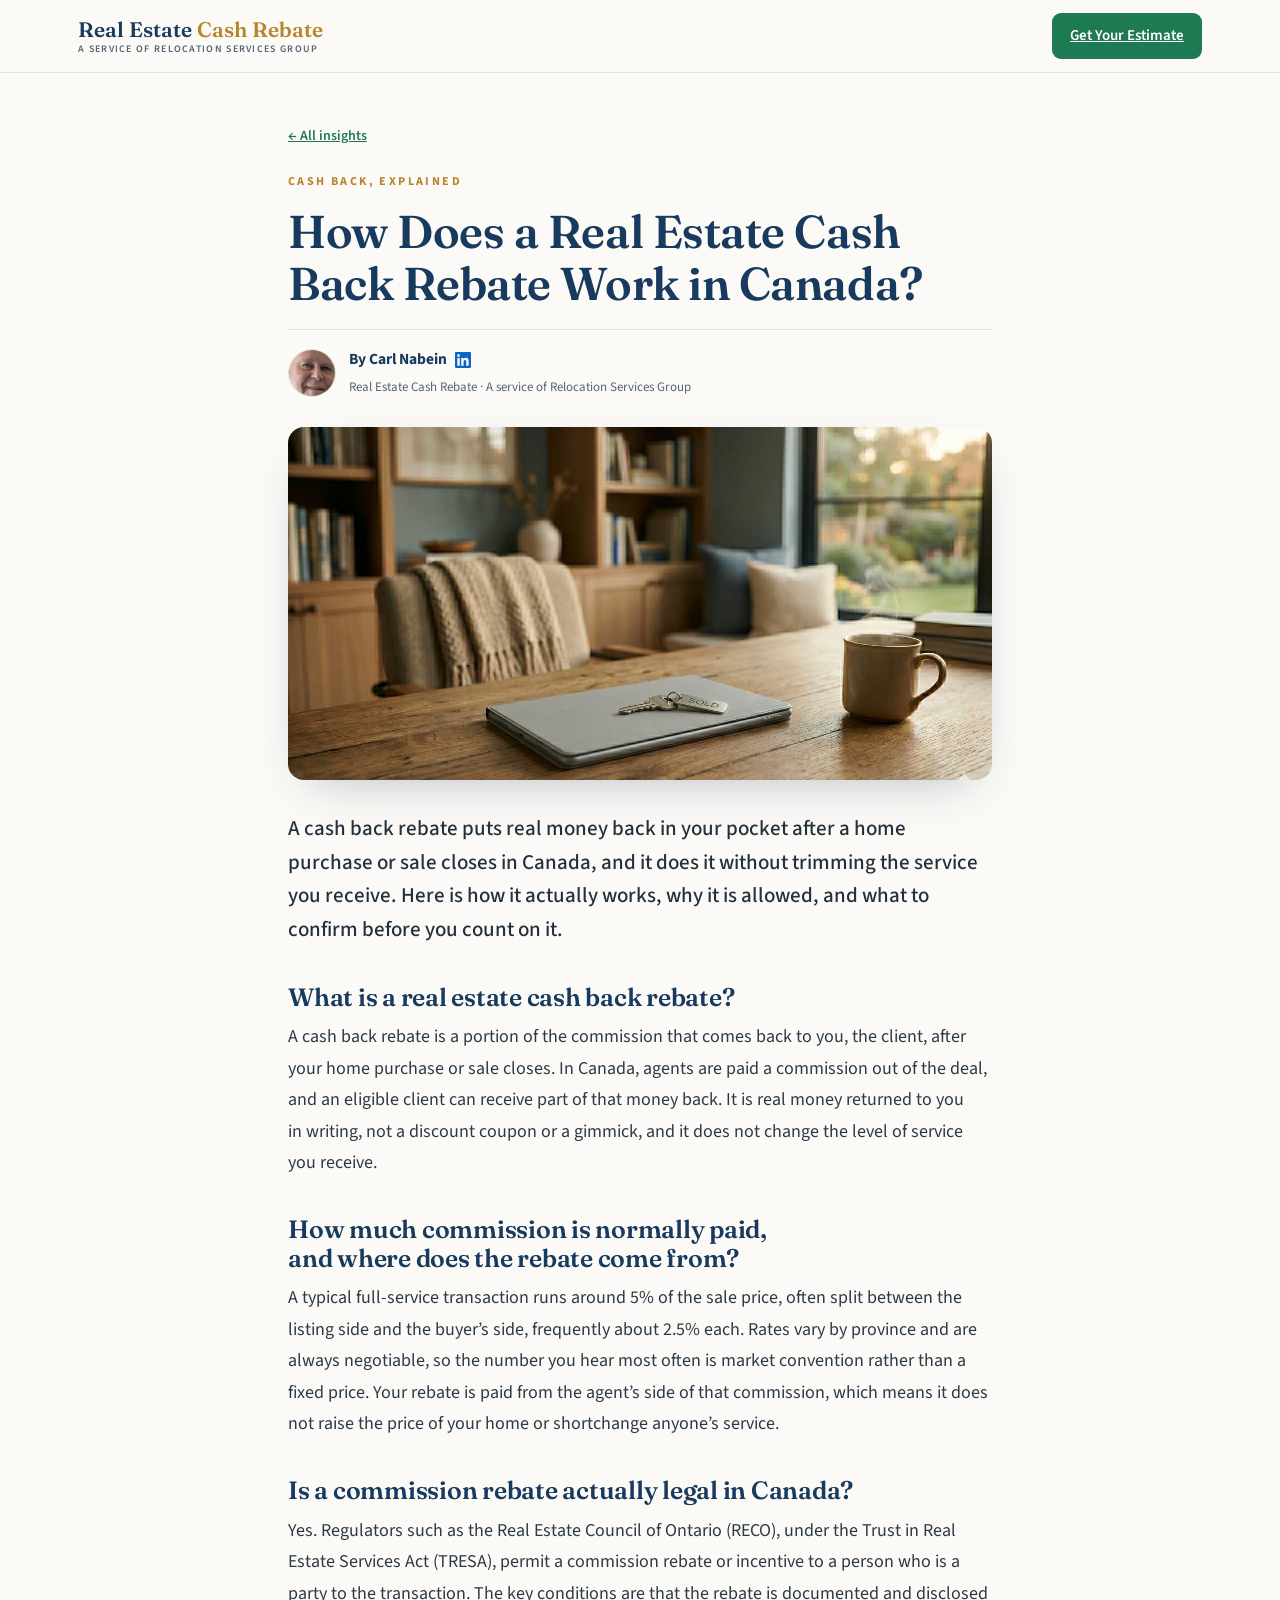
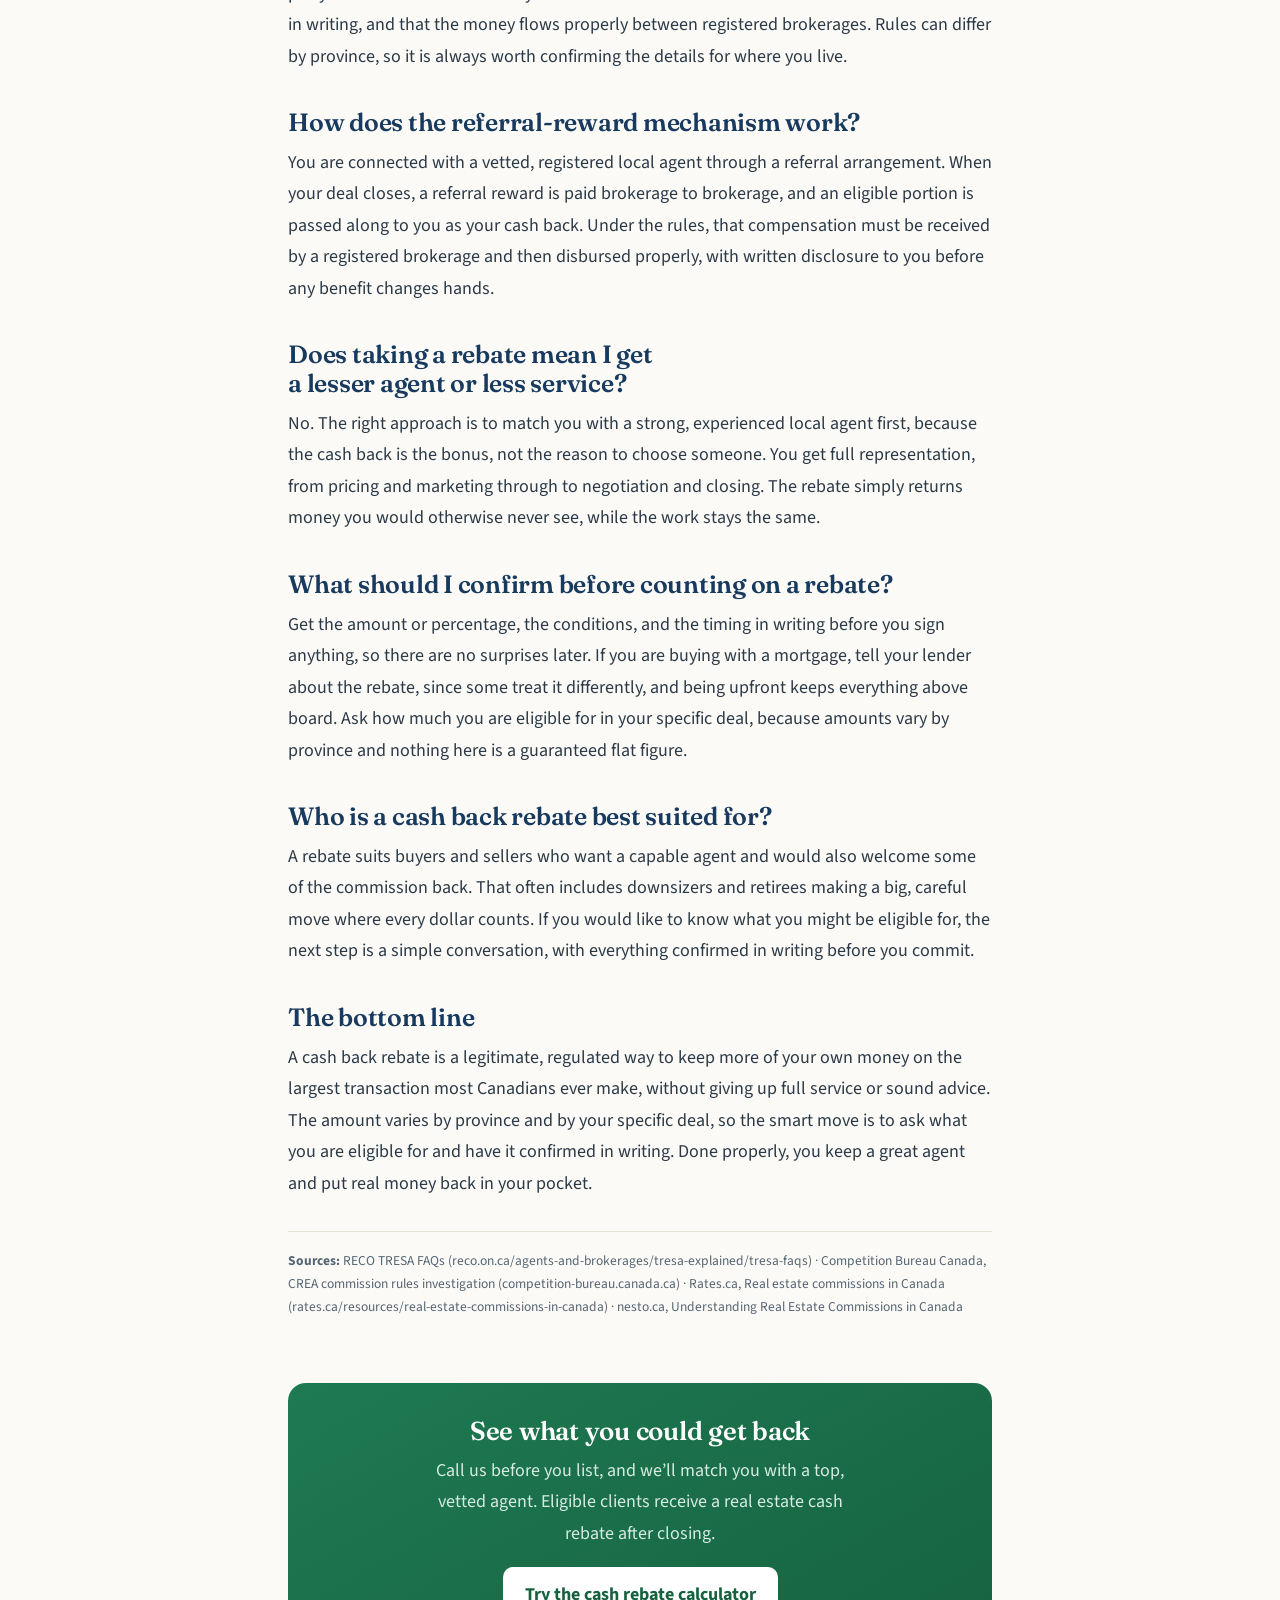
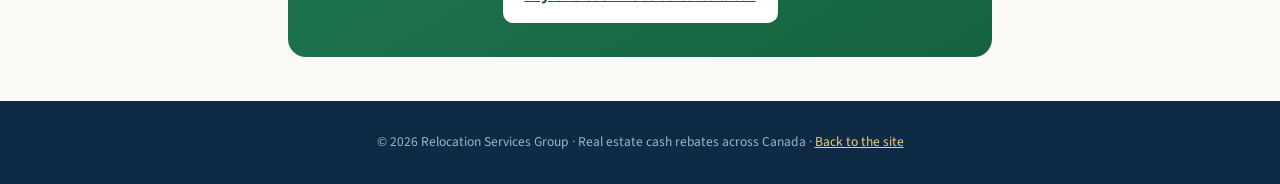
<file: article-cash-back-rebate.html>
<!DOCTYPE html>
<html lang="en">
<head>
<meta charset="UTF-8">
<meta name="viewport" content="width=device-width, initial-scale=1.0">
<title>How Does a Real Estate Cash Back Rebate Work in Canada? | Real Estate Cash Rebate</title>
<meta name="description" content="A plain-English guide to how real estate cash back rebates work in Canada: where the money comes from, why it is legal, and what to confirm before you count on it.">
<link rel="preconnect" href="https://fonts.googleapis.com">
<link rel="preconnect" href="https://fonts.gstatic.com" crossorigin>
<link href="https://fonts.googleapis.com/css2?family=Fraunces:opsz,wght@9..144,400;9..144,500;9..144,600;9..144,700&family=Source+Sans+3:wght@300;400;500;600;700&display=swap" rel="stylesheet">
<link rel="canonical" href="https://realestatecashback.ca/article-cash-back-rebate.html">
<link rel="icon" type="image/png" href="assets/favicon.png">
<meta name="theme-color" content="#173A5E">
<meta property="og:type" content="article">
<meta property="og:site_name" content="Real Estate Cashback">
<meta property="og:title" content="How Does a Real Estate Cash Back Rebate Work in Canada?">
<meta property="og:description" content="A plain-English guide to how real estate cashback rebates work in Canada: where the money comes from, why it is legal, and what to confirm before you count on it.">
<meta property="og:url" content="https://realestatecashback.ca/article-cash-back-rebate.html">
<meta property="og:image" content="https://realestatecashback.ca/assets/img/bulletin-cashback-explainer.jpg">
<meta property="article:author" content="Carl Nabein">
<meta name="twitter:card" content="summary_large_image">
<meta name="twitter:title" content="How Does a Real Estate Cash Back Rebate Work in Canada?">
<meta name="twitter:image" content="https://realestatecashback.ca/assets/img/bulletin-cashback-explainer.jpg">
<link rel="stylesheet" href="assets/article.css">
<script type="application/ld+json">
{ "@context": "https://schema.org", "@type": "BlogPosting", "headline": "How Does a Real Estate Cash Back Rebate Work in Canada?", "description": "A plain-English guide to how real estate cashback rebates work in Canada: where the money comes from, why it is legal, and what to confirm before you count on it.", "image": "https://realestatecashback.ca/assets/img/bulletin-cashback-explainer.jpg", "inLanguage": "en-CA", "datePublished": "2026-06-15", "author": { "@type": "Person", "name": "Carl Nabein", "url": "https://www.linkedin.com/in/carl-nabein-6bb07045/", "sameAs": ["https://www.linkedin.com/in/carl-nabein-6bb07045/"] }, "publisher": { "@type": "Organization", "name": "Real Estate Cashback", "logo": { "@type": "ImageObject", "url": "https://realestatecashback.ca/assets/favicon.png" } }, "isPartOf": { "@type": "WebSite", "name": "Real Estate Cashback", "url": "https://realestatecashback.ca/" }, "mainEntityOfPage": "https://realestatecashback.ca/article-cash-back-rebate.html" }
</script>
</head>
<body>
<header class="site">
  <div class="bar">
    <a class="brand" href="/">
      <span class="mark">Real Estate <span>Cash Rebate</span></span>
      <span class="sub">A service of Relocation Services Group</span>
    </a>
    <a class="cta" href="/#calc">Get Your Estimate</a>
  </div>
</header>
<main class="wrap">
  <div class="article-hero">
    <a class="back" href="/#insights">&#8592; All insights</a>
    <div class="eyebrow">Cash Back, Explained</div>
    <h1>How Does a Real Estate Cash Back Rebate Work in Canada?</h1>
    <div class="byline">
      <img class="byline-photo" src="assets/img/author-carl.jpg" alt="Carl Nabein" width="48" height="48">
      <div class="byline-text">
        <div class="byline-name">By Carl Nabein <a class="byline-li" href="https://www.linkedin.com/in/carl-nabein-6bb07045/" target="_blank" rel="noopener" aria-label="Carl Nabein on LinkedIn"><svg viewBox="0 0 24 24" aria-hidden="true"><path d="M20.45 20.45h-3.56v-5.57c0-1.33-.02-3.04-1.85-3.04-1.85 0-2.13 1.45-2.13 2.94v5.67H9.35V9h3.41v1.56h.05c.48-.9 1.64-1.85 3.37-1.85 3.6 0 4.27 2.37 4.27 5.45v6.29zM5.34 7.43a2.06 2.06 0 1 1 0-4.12 2.06 2.06 0 0 1 0 4.12zM7.12 20.45H3.56V9h3.56v11.45zM22.22 0H1.77C.79 0 0 .77 0 1.72v20.56C0 23.23.79 24 1.77 24h20.45c.98 0 1.78-.77 1.78-1.72V1.72C24 .77 23.2 0 22.22 0z"/></svg></a></div>
        <div class="byline-sub">Real Estate Cash Rebate &#183; A service of Relocation Services Group</div>
      </div>
    </div>
    <figure class="hero-figure"><img src="assets/img/bulletin-cashback-explainer.jpg" alt="House keys with a SOLD tag and a coffee mug on a wood table in a warm, sunlit room" width="1300" height="652"></figure>
  </div>
  <article class="body">
<p class="standfirst">A cash back rebate puts real money back in your pocket after a home purchase or sale closes in Canada, and it does it without trimming the service you receive. Here is how it actually works, why it is allowed, and what to confirm before you count on it.</p>
<h2>What is a real estate cash back rebate?</h2>
<p>A cash back rebate is a portion of the commission that comes back to you, the client, after your home purchase or sale closes. In Canada, agents are paid a commission out of the deal, and an eligible client can receive part of that money back. It is real money returned to you in writing, not a discount coupon or a gimmick, and it does not change the level of service you receive.</p>
<h2>How much commission is normally paid, and where does the rebate come from?</h2>
<p>A typical full-service transaction runs around 5% of the sale price, often split between the listing side and the buyer&#8217;s side, frequently about 2.5% each. Rates vary by province and are always negotiable, so the number you hear most often is market convention rather than a fixed price. Your rebate is paid from the agent&#8217;s side of that commission, which means it does not raise the price of your home or shortchange anyone&#8217;s service.</p>
<h2>Is a commission rebate actually legal in Canada?</h2>
<p>Yes. Regulators such as the Real Estate Council of Ontario (RECO), under the Trust in Real Estate Services Act (TRESA), permit a commission rebate or incentive to a person who is a party to the transaction. The key conditions are that the rebate is documented and disclosed in writing, and that the money flows properly between registered brokerages. Rules can differ by province, so it is always worth confirming the details for where you live.</p>
<h2>How does the referral-reward mechanism work?</h2>
<p>You are connected with a vetted, registered local agent through a referral arrangement. When your deal closes, a referral reward is paid brokerage to brokerage, and an eligible portion is passed along to you as your cash back. Under the rules, that compensation must be received by a registered brokerage and then disbursed properly, with written disclosure to you before any benefit changes hands.</p>
<h2>Does taking a rebate mean I get a lesser agent or less service?</h2>
<p>No. The right approach is to match you with a strong, experienced local agent first, because the cash back is the bonus, not the reason to choose someone. You get full representation, from pricing and marketing through to negotiation and closing. The rebate simply returns money you would otherwise never see, while the work stays the same.</p>
<h2>What should I confirm before counting on a rebate?</h2>
<p>Get the amount or percentage, the conditions, and the timing in writing before you sign anything, so there are no surprises later. If you are buying with a mortgage, tell your lender about the rebate, since some treat it differently, and being upfront keeps everything above board. Ask how much you are eligible for in your specific deal, because amounts vary by province and nothing here is a guaranteed flat figure.</p>
<h2>Who is a cash back rebate best suited for?</h2>
<p>A rebate suits buyers and sellers who want a capable agent and would also welcome some of the commission back. That often includes downsizers and retirees making a big, careful move where every dollar counts. If you would like to know what you might be eligible for, the next step is a simple conversation, with everything confirmed in writing before you commit.</p>
<h2>The bottom line</h2>
<p>A cash back rebate is a legitimate, regulated way to keep more of your own money on the largest transaction most Canadians ever make, without giving up full service or sound advice. The amount varies by province and by your specific deal, so the smart move is to ask what you are eligible for and have it confirmed in writing. Done properly, you keep a great agent and put real money back in your pocket.</p>
<p class="sources"><b>Sources:</b> RECO TRESA FAQs (reco.on.ca/agents-and-brokerages/tresa-explained/tresa-faqs) &#183; Competition Bureau Canada, CREA commission rules investigation (competition-bureau.canada.ca) &#183; Rates.ca, Real estate commissions in Canada (rates.ca/resources/real-estate-commissions-in-canada) &#183; nesto.ca, Understanding Real Estate Commissions in Canada</p>
  </article>
  <div class="article-cta">
    <h3>See what you could get back</h3>
    <p>Call us before you list, and we&#8217;ll match you with a top, vetted agent. Eligible clients receive a real estate cash rebate after closing.</p>
    <a href="/#calc">Try the cash rebate calculator</a>
  </div>
</main>
<footer class="site">
  &copy; 2026 Relocation Services Group &#183; Real estate cash rebates across Canada &#183; <a href="/">Back to the site</a>
</footer>
</body>
</html>
</file>
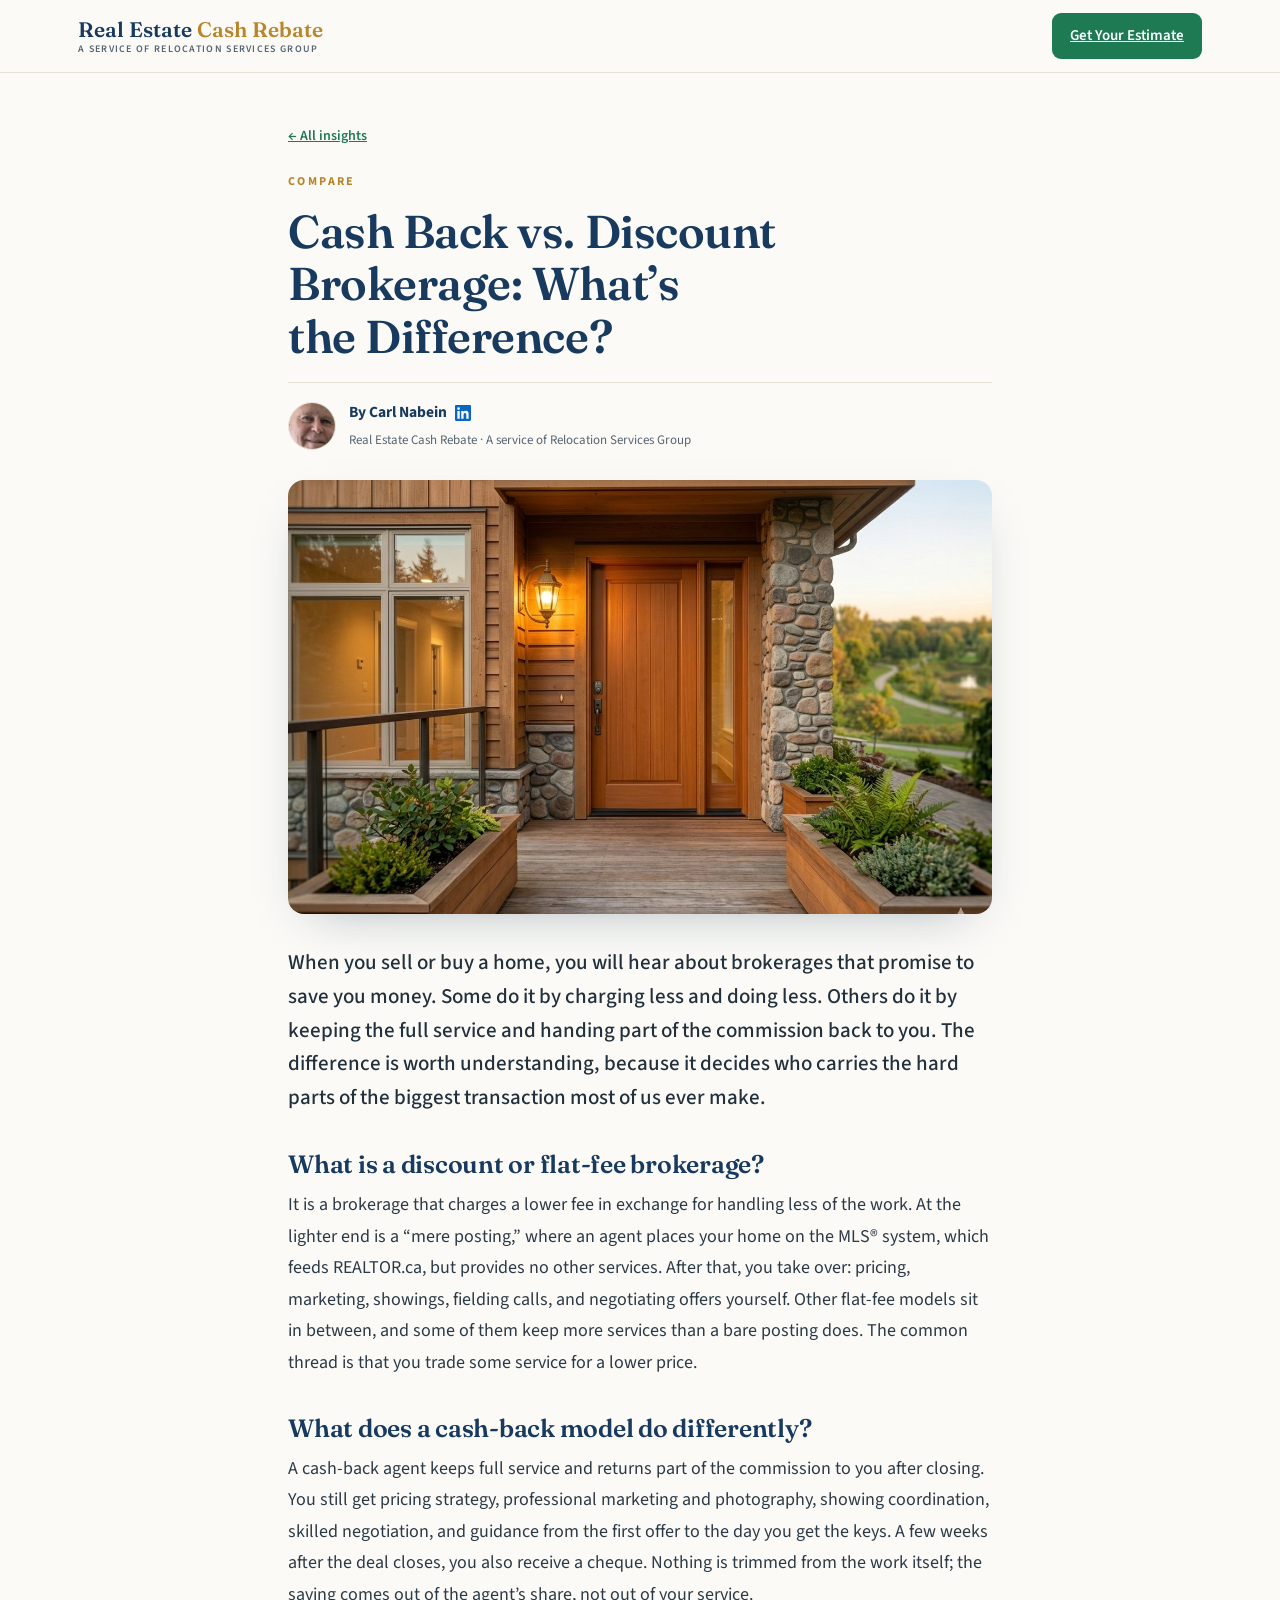
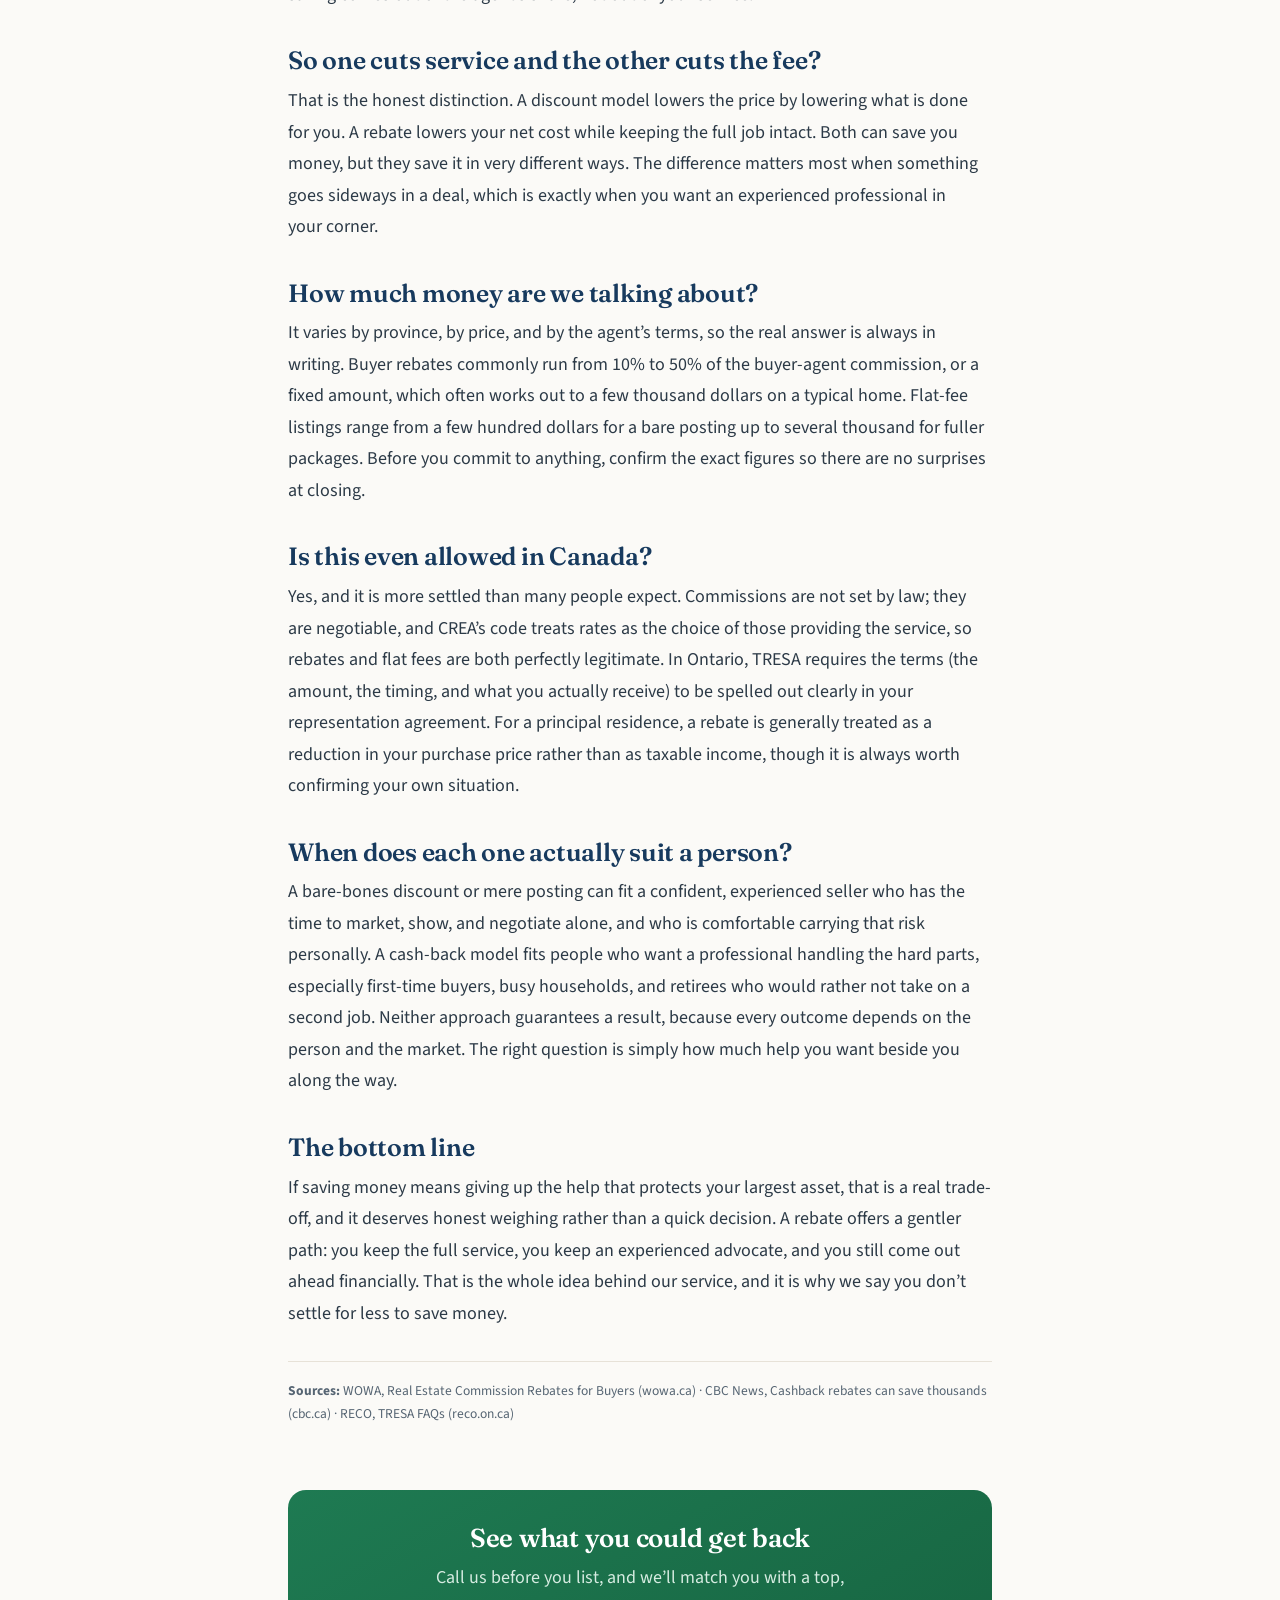
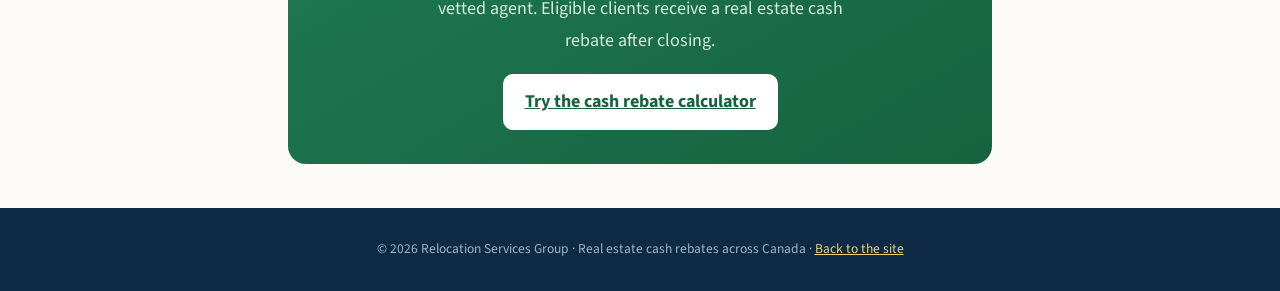
<file: article-cashback-vs-discount.html>
<!DOCTYPE html>
<html lang="en">
<head>
<meta charset="UTF-8">
<meta name="viewport" content="width=device-width, initial-scale=1.0">
<title>Cash Back vs. Discount Brokerage: What&#8217;s the Difference? | Real Estate Cash Rebate</title>
<meta name="description" content="Discount brokerages cut the fee by cutting service. A cash back model keeps full service and returns part of the commission. Here is the honest difference.">
<link rel="preconnect" href="https://fonts.googleapis.com">
<link rel="preconnect" href="https://fonts.gstatic.com" crossorigin>
<link href="https://fonts.googleapis.com/css2?family=Fraunces:opsz,wght@9..144,400;9..144,500;9..144,600;9..144,700&family=Source+Sans+3:wght@300;400;500;600;700&display=swap" rel="stylesheet">
<link rel="canonical" href="https://realestatecashback.ca/article-cashback-vs-discount.html">
<link rel="icon" type="image/png" href="assets/favicon.png">
<meta name="theme-color" content="#173A5E">
<meta property="og:type" content="article">
<meta property="og:site_name" content="Real Estate Cashback">
<meta property="og:title" content="Cash Back vs. Discount Brokerage: What&#8217;s the Difference?">
<meta property="og:description" content="Discount brokerages cut the fee by cutting service. A real estate cashback model keeps full service and returns part of the commission. Here is the honest difference.">
<meta property="og:url" content="https://realestatecashback.ca/article-cashback-vs-discount.html">
<meta property="og:image" content="https://realestatecashback.ca/assets/img/bulletin-cashback-vs-discount.jpg">
<meta property="article:author" content="Carl Nabein">
<meta name="twitter:card" content="summary_large_image">
<meta name="twitter:title" content="Cash Back vs. Discount Brokerage: What&#8217;s the Difference?">
<meta name="twitter:image" content="https://realestatecashback.ca/assets/img/bulletin-cashback-vs-discount.jpg">
<link rel="stylesheet" href="assets/article.css">
<script type="application/ld+json">
{ "@context": "https://schema.org", "@type": "BlogPosting", "headline": "Cash Back vs. Discount Brokerage: What's the Difference?", "description": "Discount brokerages cut the fee by cutting service. A real estate cashback model keeps full service and returns part of the commission. Here is the honest difference.", "image": "https://realestatecashback.ca/assets/img/bulletin-cashback-vs-discount.jpg", "inLanguage": "en-CA", "datePublished": "2026-06-15", "author": { "@type": "Person", "name": "Carl Nabein", "url": "https://www.linkedin.com/in/carl-nabein-6bb07045/", "sameAs": ["https://www.linkedin.com/in/carl-nabein-6bb07045/"] }, "publisher": { "@type": "Organization", "name": "Real Estate Cashback", "logo": { "@type": "ImageObject", "url": "https://realestatecashback.ca/assets/favicon.png" } }, "isPartOf": { "@type": "WebSite", "name": "Real Estate Cashback", "url": "https://realestatecashback.ca/" }, "mainEntityOfPage": "https://realestatecashback.ca/article-cashback-vs-discount.html" }
</script>
</head>
<body>
<header class="site">
  <div class="bar">
    <a class="brand" href="/">
      <span class="mark">Real Estate <span>Cash Rebate</span></span>
      <span class="sub">A service of Relocation Services Group</span>
    </a>
    <a class="cta" href="/#calc">Get Your Estimate</a>
  </div>
</header>
<main class="wrap">
  <div class="article-hero">
    <a class="back" href="/#insights">&#8592; All insights</a>
    <div class="eyebrow">Compare</div>
    <h1>Cash Back vs. Discount Brokerage: What&#8217;s the Difference?</h1>
    <div class="byline">
      <img class="byline-photo" src="assets/img/author-carl.jpg" alt="Carl Nabein" width="48" height="48">
      <div class="byline-text">
        <div class="byline-name">By Carl Nabein <a class="byline-li" href="https://www.linkedin.com/in/carl-nabein-6bb07045/" target="_blank" rel="noopener" aria-label="Carl Nabein on LinkedIn"><svg viewBox="0 0 24 24" aria-hidden="true"><path d="M20.45 20.45h-3.56v-5.57c0-1.33-.02-3.04-1.85-3.04-1.85 0-2.13 1.45-2.13 2.94v5.67H9.35V9h3.41v1.56h.05c.48-.9 1.64-1.85 3.37-1.85 3.6 0 4.27 2.37 4.27 5.45v6.29zM5.34 7.43a2.06 2.06 0 1 1 0-4.12 2.06 2.06 0 0 1 0 4.12zM7.12 20.45H3.56V9h3.56v11.45zM22.22 0H1.77C.79 0 0 .77 0 1.72v20.56C0 23.23.79 24 1.77 24h20.45c.98 0 1.78-.77 1.78-1.72V1.72C24 .77 23.2 0 22.22 0z"/></svg></a></div>
        <div class="byline-sub">Real Estate Cash Rebate &#183; A service of Relocation Services Group</div>
      </div>
    </div>
    <figure class="hero-figure"><img src="assets/img/bulletin-cashback-vs-discount.jpg" alt="A welcoming wood front door with stone surround at golden hour" width="1300" height="802"></figure>
  </div>
  <article class="body">
<p class="standfirst">When you sell or buy a home, you will hear about brokerages that promise to save you money. Some do it by charging less and doing less. Others do it by keeping the full service and handing part of the commission back to you. The difference is worth understanding, because it decides who carries the hard parts of the biggest transaction most of us ever make.</p>
<h2>What is a discount or flat-fee brokerage?</h2>
<p>It is a brokerage that charges a lower fee in exchange for handling less of the work. At the lighter end is a &#8220;mere posting,&#8221; where an agent places your home on the MLS&#174; system, which feeds REALTOR.ca, but provides no other services. After that, you take over: pricing, marketing, showings, fielding calls, and negotiating offers yourself. Other flat-fee models sit in between, and some of them keep more services than a bare posting does. The common thread is that you trade some service for a lower price.</p>
<h2>What does a cash-back model do differently?</h2>
<p>A cash-back agent keeps full service and returns part of the commission to you after closing. You still get pricing strategy, professional marketing and photography, showing coordination, skilled negotiation, and guidance from the first offer to the day you get the keys. A few weeks after the deal closes, you also receive a cheque. Nothing is trimmed from the work itself; the saving comes out of the agent&#8217;s share, not out of your service.</p>
<h2>So one cuts service and the other cuts the fee?</h2>
<p>That is the honest distinction. A discount model lowers the price by lowering what is done for you. A rebate lowers your net cost while keeping the full job intact. Both can save you money, but they save it in very different ways. The difference matters most when something goes sideways in a deal, which is exactly when you want an experienced professional in your corner.</p>
<h2>How much money are we talking about?</h2>
<p>It varies by province, by price, and by the agent&#8217;s terms, so the real answer is always in writing. Buyer rebates commonly run from 10% to 50% of the buyer-agent commission, or a fixed amount, which often works out to a few thousand dollars on a typical home. Flat-fee listings range from a few hundred dollars for a bare posting up to several thousand for fuller packages. Before you commit to anything, confirm the exact figures so there are no surprises at closing.</p>
<h2>Is this even allowed in Canada?</h2>
<p>Yes, and it is more settled than many people expect. Commissions are not set by law; they are negotiable, and CREA&#8217;s code treats rates as the choice of those providing the service, so rebates and flat fees are both perfectly legitimate. In Ontario, TRESA requires the terms (the amount, the timing, and what you actually receive) to be spelled out clearly in your representation agreement. For a principal residence, a rebate is generally treated as a reduction in your purchase price rather than as taxable income, though it is always worth confirming your own situation.</p>
<h2>When does each one actually suit a person?</h2>
<p>A bare-bones discount or mere posting can fit a confident, experienced seller who has the time to market, show, and negotiate alone, and who is comfortable carrying that risk personally. A cash-back model fits people who want a professional handling the hard parts, especially first-time buyers, busy households, and retirees who would rather not take on a second job. Neither approach guarantees a result, because every outcome depends on the person and the market. The right question is simply how much help you want beside you along the way.</p>
<h2>The bottom line</h2>
<p>If saving money means giving up the help that protects your largest asset, that is a real trade-off, and it deserves honest weighing rather than a quick decision. A rebate offers a gentler path: you keep the full service, you keep an experienced advocate, and you still come out ahead financially. That is the whole idea behind our service, and it is why we say you don&#8217;t settle for less to save money.</p>
<p class="sources"><b>Sources:</b> WOWA, Real Estate Commission Rebates for Buyers (wowa.ca) &#183; CBC News, Cashback rebates can save thousands (cbc.ca) &#183; RECO, TRESA FAQs (reco.on.ca)</p>
  </article>
  <div class="article-cta">
    <h3>See what you could get back</h3>
    <p>Call us before you list, and we&#8217;ll match you with a top, vetted agent. Eligible clients receive a real estate cash rebate after closing.</p>
    <a href="/#calc">Try the cash rebate calculator</a>
  </div>
</main>
<footer class="site">
  &copy; 2026 Relocation Services Group &#183; Real estate cash rebates across Canada &#183; <a href="/">Back to the site</a>
</footer>
</body>
</html>
</file>
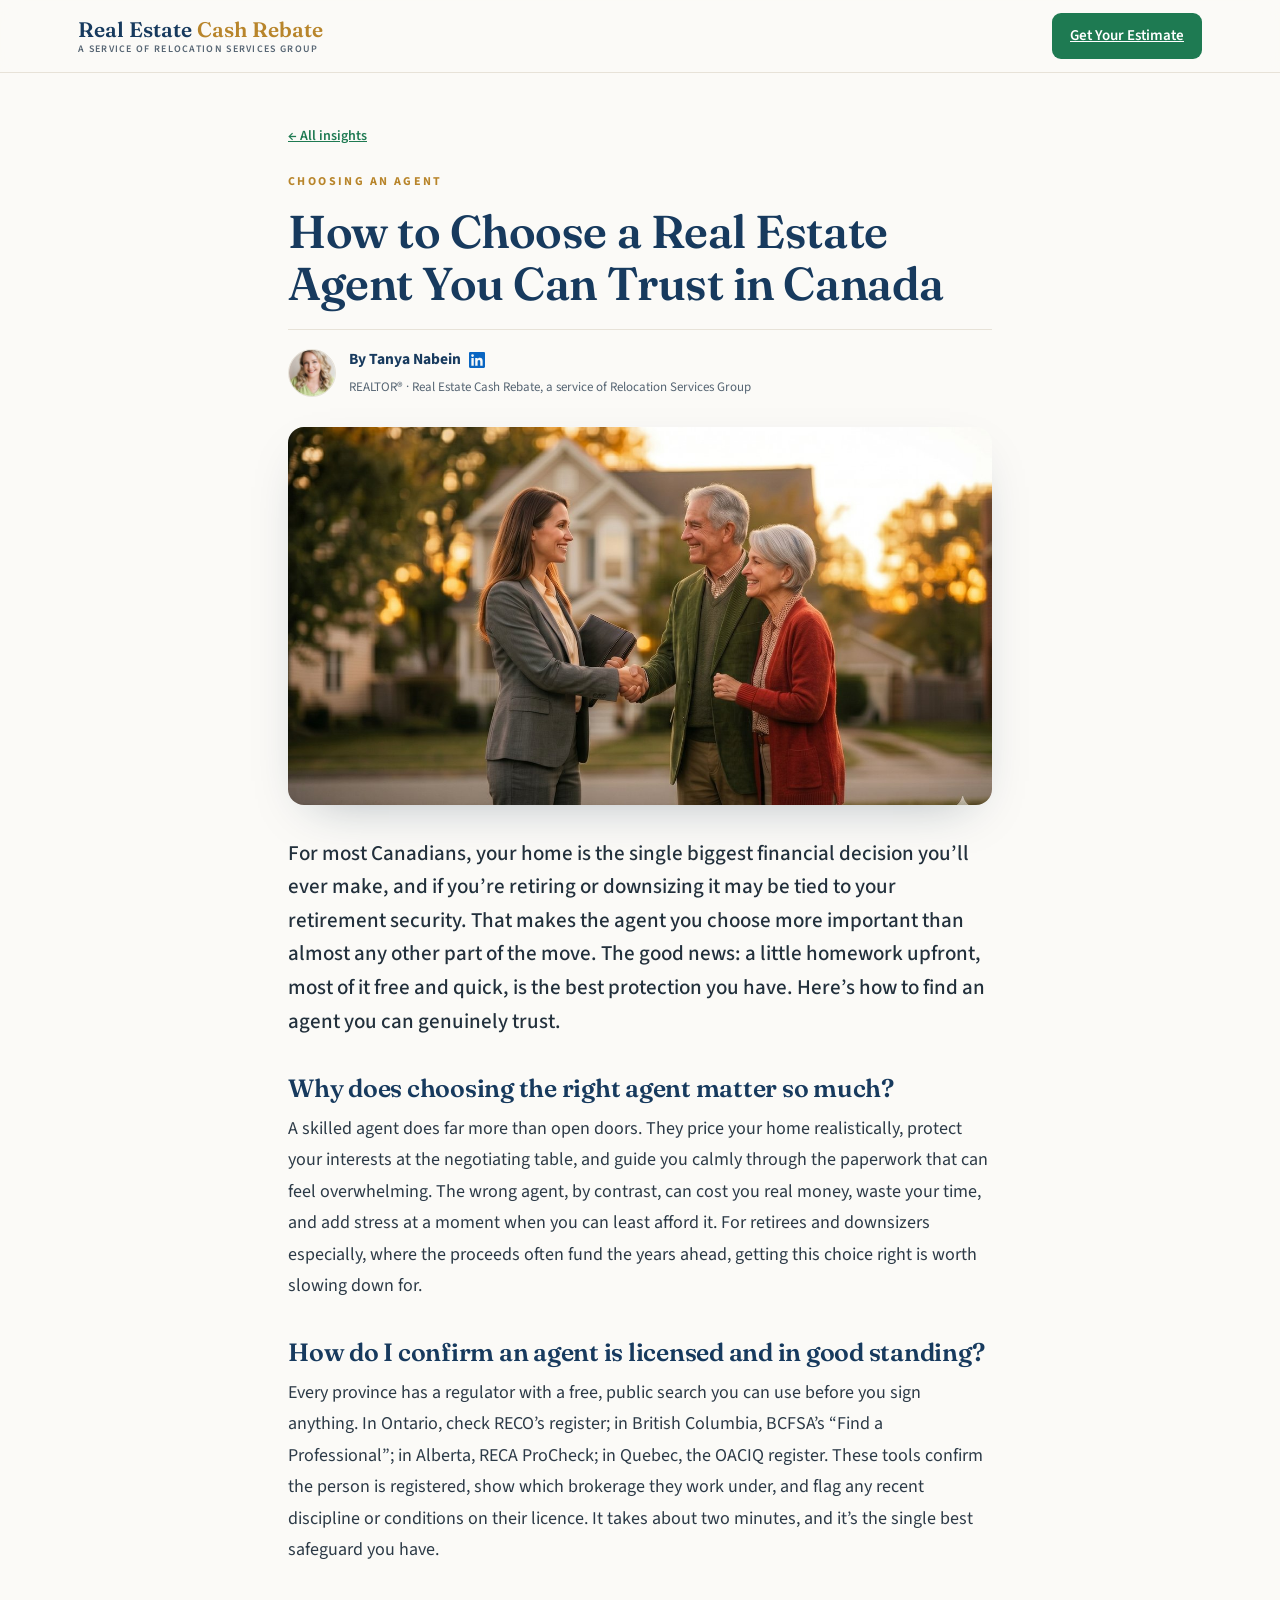
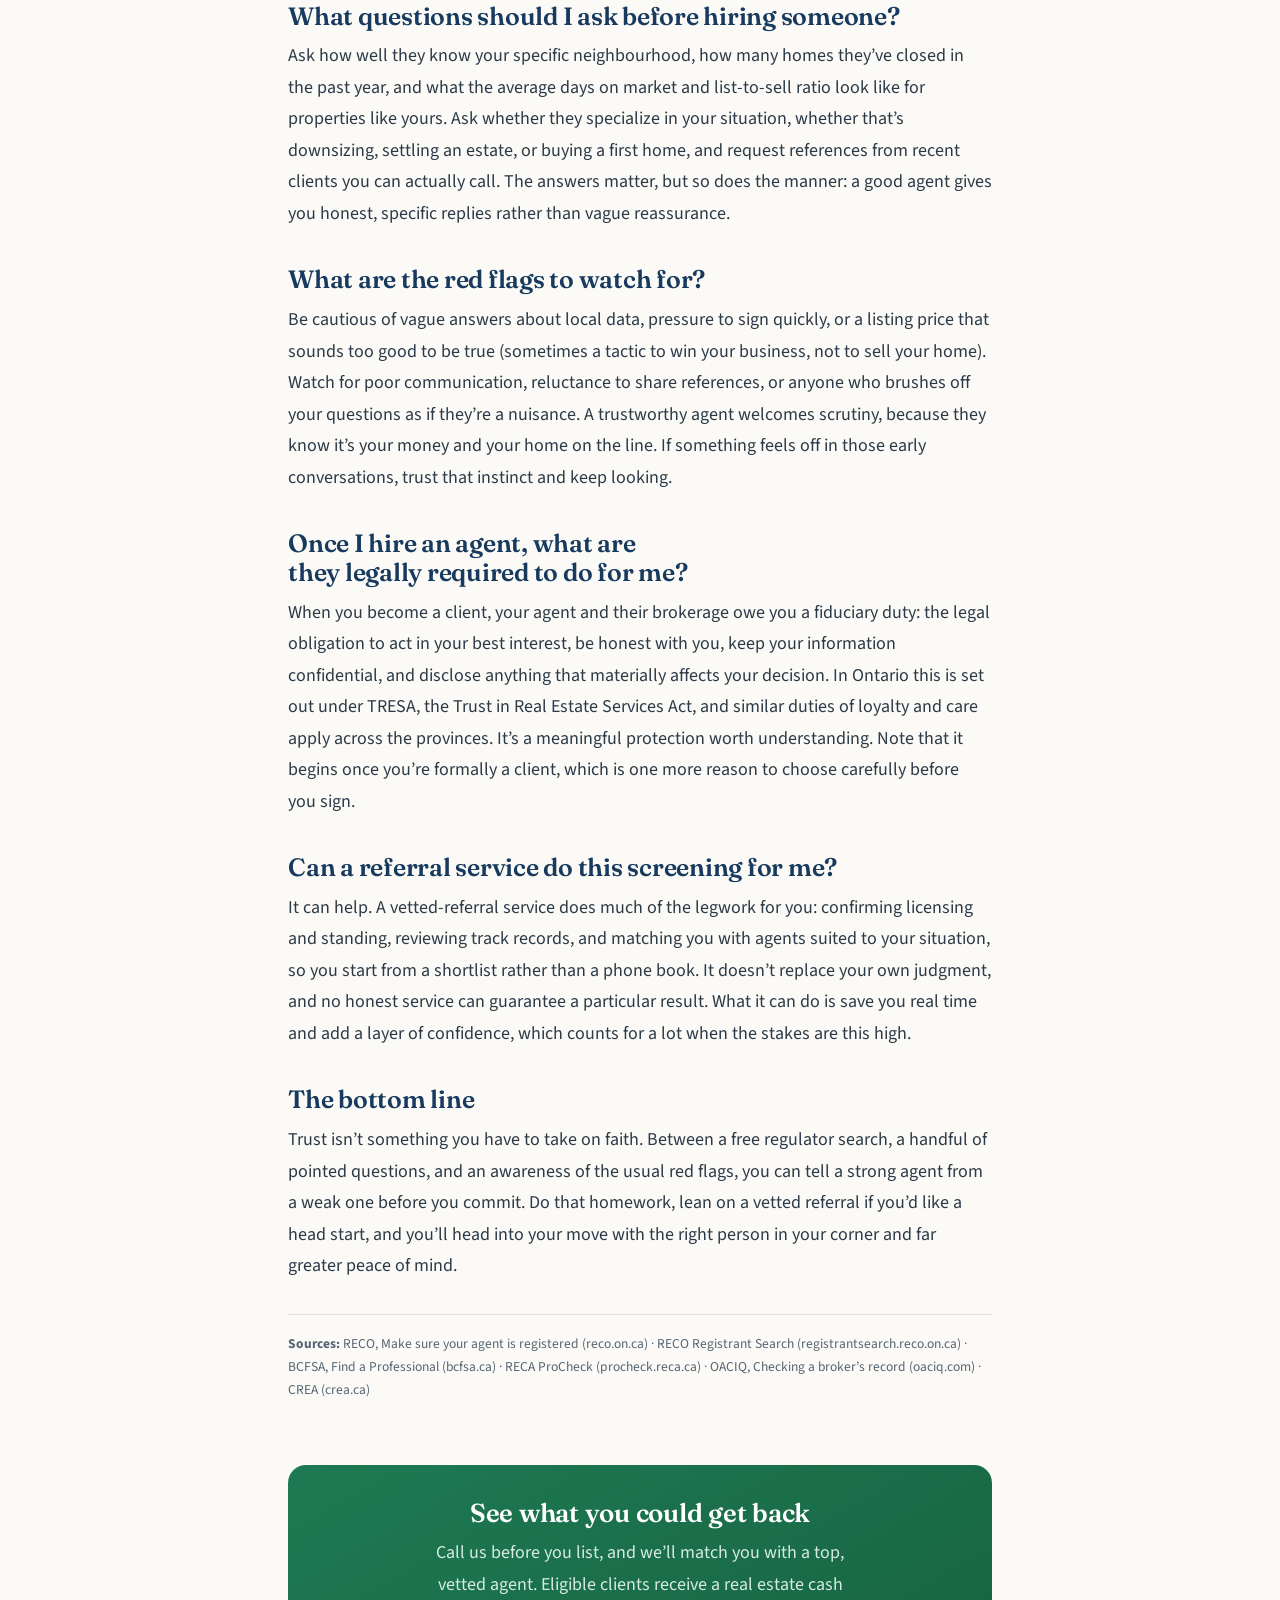
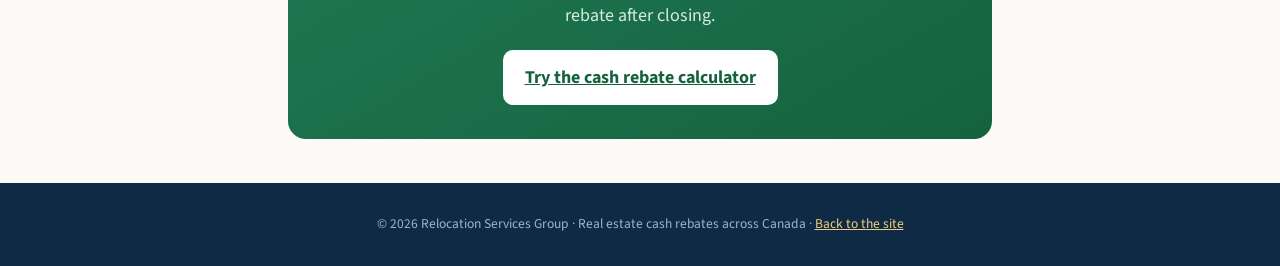
<file: article-choose-agent.html>
<!DOCTYPE html>
<html lang="en">
<head>
<meta charset="UTF-8">
<meta name="viewport" content="width=device-width, initial-scale=1.0">
<title>How to Choose a Real Estate Agent You Can Trust in Canada | Real Estate Cash Rebate</title>
<meta name="description" content="How to verify an agent, the questions to ask, the red flags to watch for, and the legal duties an agent owes you once you are a client.">
<link rel="preconnect" href="https://fonts.googleapis.com">
<link rel="preconnect" href="https://fonts.gstatic.com" crossorigin>
<link href="https://fonts.googleapis.com/css2?family=Fraunces:opsz,wght@9..144,400;9..144,500;9..144,600;9..144,700&family=Source+Sans+3:wght@300;400;500;600;700&display=swap" rel="stylesheet">
<link rel="canonical" href="https://realestatecashback.ca/article-choose-agent.html">
<link rel="icon" type="image/png" href="assets/favicon.png">
<meta name="theme-color" content="#173A5E">
<meta property="og:type" content="article">
<meta property="og:site_name" content="Real Estate Cashback">
<meta property="og:title" content="How to Choose a Real Estate Agent You Can Trust in Canada">
<meta property="og:description" content="How to verify an agent, the questions to ask, the red flags to watch for, and the legal duties an agent owes you once you are a client.">
<meta property="og:url" content="https://realestatecashback.ca/article-choose-agent.html">
<meta property="og:image" content="https://realestatecashback.ca/assets/img/bulletin-choose-agent.jpg">
<meta property="article:author" content="Tanya Nabein">
<meta name="twitter:card" content="summary_large_image">
<meta name="twitter:title" content="How to Choose a Real Estate Agent You Can Trust in Canada">
<meta name="twitter:image" content="https://realestatecashback.ca/assets/img/bulletin-choose-agent.jpg">
<link rel="stylesheet" href="assets/article.css">
<script type="application/ld+json">
{ "@context": "https://schema.org", "@type": "BlogPosting", "headline": "How to Choose a Real Estate Agent You Can Trust in Canada", "description": "How to verify an agent, the questions to ask, the red flags to watch for, and the legal duties an agent owes you once you are a client.", "image": "https://realestatecashback.ca/assets/img/bulletin-choose-agent.jpg", "inLanguage": "en-CA", "datePublished": "2026-06-15", "author": { "@type": "Person", "name": "Tanya Nabein", "jobTitle": "REALTOR", "url": "https://www.linkedin.com/in/tanya-nabein-2341b2377/", "sameAs": ["https://www.linkedin.com/in/tanya-nabein-2341b2377/"] }, "publisher": { "@type": "Organization", "name": "Real Estate Cashback", "logo": { "@type": "ImageObject", "url": "https://realestatecashback.ca/assets/favicon.png" } }, "isPartOf": { "@type": "WebSite", "name": "Real Estate Cashback", "url": "https://realestatecashback.ca/" }, "mainEntityOfPage": "https://realestatecashback.ca/article-choose-agent.html" }
</script>
</head>
<body>
<header class="site">
  <div class="bar">
    <a class="brand" href="/">
      <span class="mark">Real Estate <span>Cash Rebate</span></span>
      <span class="sub">A service of Relocation Services Group</span>
    </a>
    <a class="cta" href="/#calc">Get Your Estimate</a>
  </div>
</header>
<main class="wrap">
  <div class="article-hero">
    <a class="back" href="/#insights">&#8592; All insights</a>
    <div class="eyebrow">Choosing an Agent</div>
    <h1>How to Choose a Real Estate Agent You Can Trust in Canada</h1>
    <div class="byline">
      <img class="byline-photo" src="assets/img/author-tanya.jpg" alt="Tanya Nabein" width="48" height="48">
      <div class="byline-text">
        <div class="byline-name">By Tanya Nabein <a class="byline-li" href="https://www.linkedin.com/in/tanya-nabein-2341b2377/" target="_blank" rel="noopener" aria-label="Tanya Nabein on LinkedIn"><svg viewBox="0 0 24 24" aria-hidden="true"><path d="M20.45 20.45h-3.56v-5.57c0-1.33-.02-3.04-1.85-3.04-1.85 0-2.13 1.45-2.13 2.94v5.67H9.35V9h3.41v1.56h.05c.48-.9 1.64-1.85 3.37-1.85 3.6 0 4.27 2.37 4.27 5.45v6.29zM5.34 7.43a2.06 2.06 0 1 1 0-4.12 2.06 2.06 0 0 1 0 4.12zM7.12 20.45H3.56V9h3.56v11.45zM22.22 0H1.77C.79 0 0 .77 0 1.72v20.56C0 23.23.79 24 1.77 24h20.45c.98 0 1.78-.77 1.78-1.72V1.72C24 .77 23.2 0 22.22 0z"/></svg></a></div>
        <div class="byline-sub">REALTOR&#174; &#183; Real Estate Cash Rebate, a service of Relocation Services Group</div>
      </div>
    </div>
    <figure class="hero-figure"><img src="assets/img/bulletin-choose-agent.jpg" alt="A real estate agent shaking hands with a happy senior couple outside a home" width="1300" height="697"></figure>
  </div>
  <article class="body">
<p class="standfirst">For most Canadians, your home is the single biggest financial decision you&#8217;ll ever make, and if you&#8217;re retiring or downsizing it may be tied to your retirement security. That makes the agent you choose more important than almost any other part of the move. The good news: a little homework upfront, most of it free and quick, is the best protection you have. Here&#8217;s how to find an agent you can genuinely trust.</p>
<h2>Why does choosing the right agent matter so much?</h2>
<p>A skilled agent does far more than open doors. They price your home realistically, protect your interests at the negotiating table, and guide you calmly through the paperwork that can feel overwhelming. The wrong agent, by contrast, can cost you real money, waste your time, and add stress at a moment when you can least afford it. For retirees and downsizers especially, where the proceeds often fund the years ahead, getting this choice right is worth slowing down for.</p>
<h2>How do I confirm an agent is licensed and in good standing?</h2>
<p>Every province has a regulator with a free, public search you can use before you sign anything. In Ontario, check RECO&#8217;s register; in British Columbia, BCFSA&#8217;s &#8220;Find a Professional&#8221;; in Alberta, RECA ProCheck; in Quebec, the OACIQ register. These tools confirm the person is registered, show which brokerage they work under, and flag any recent discipline or conditions on their licence. It takes about two minutes, and it&#8217;s the single best safeguard you have.</p>
<h2>What questions should I ask before hiring someone?</h2>
<p>Ask how well they know your specific neighbourhood, how many homes they&#8217;ve closed in the past year, and what the average days on market and list-to-sell ratio look like for properties like yours. Ask whether they specialize in your situation, whether that&#8217;s downsizing, settling an estate, or buying a first home, and request references from recent clients you can actually call. The answers matter, but so does the manner: a good agent gives you honest, specific replies rather than vague reassurance.</p>
<h2>What are the red flags to watch for?</h2>
<p>Be cautious of vague answers about local data, pressure to sign quickly, or a listing price that sounds too good to be true (sometimes a tactic to win your business, not to sell your home). Watch for poor communication, reluctance to share references, or anyone who brushes off your questions as if they&#8217;re a nuisance. A trustworthy agent welcomes scrutiny, because they know it&#8217;s your money and your home on the line. If something feels off in those early conversations, trust that instinct and keep looking.</p>
<h2>Once I hire an agent, what are they legally required to do for me?</h2>
<p>When you become a client, your agent and their brokerage owe you a fiduciary duty: the legal obligation to act in your best interest, be honest with you, keep your information confidential, and disclose anything that materially affects your decision. In Ontario this is set out under TRESA, the Trust in Real Estate Services Act, and similar duties of loyalty and care apply across the provinces. It&#8217;s a meaningful protection worth understanding. Note that it begins once you&#8217;re formally a client, which is one more reason to choose carefully before you sign.</p>
<h2>Can a referral service do this screening for me?</h2>
<p>It can help. A vetted-referral service does much of the legwork for you: confirming licensing and standing, reviewing track records, and matching you with agents suited to your situation, so you start from a shortlist rather than a phone book. It doesn&#8217;t replace your own judgment, and no honest service can guarantee a particular result. What it can do is save you real time and add a layer of confidence, which counts for a lot when the stakes are this high.</p>
<h2>The bottom line</h2>
<p>Trust isn&#8217;t something you have to take on faith. Between a free regulator search, a handful of pointed questions, and an awareness of the usual red flags, you can tell a strong agent from a weak one before you commit. Do that homework, lean on a vetted referral if you&#8217;d like a head start, and you&#8217;ll head into your move with the right person in your corner and far greater peace of mind.</p>
<p class="sources"><b>Sources:</b> RECO, Make sure your agent is registered (reco.on.ca) &#183; RECO Registrant Search (registrantsearch.reco.on.ca) &#183; BCFSA, Find a Professional (bcfsa.ca) &#183; RECA ProCheck (procheck.reca.ca) &#183; OACIQ, Checking a broker&#8217;s record (oaciq.com) &#183; CREA (crea.ca)</p>
  </article>
  <div class="article-cta">
    <h3>See what you could get back</h3>
    <p>Call us before you list, and we&#8217;ll match you with a top, vetted agent. Eligible clients receive a real estate cash rebate after closing.</p>
    <a href="/#calc">Try the cash rebate calculator</a>
  </div>
</main>
<footer class="site">
  &copy; 2026 Relocation Services Group &#183; Real estate cash rebates across Canada &#183; <a href="/">Back to the site</a>
</footer>
</body>
</html>
</file>
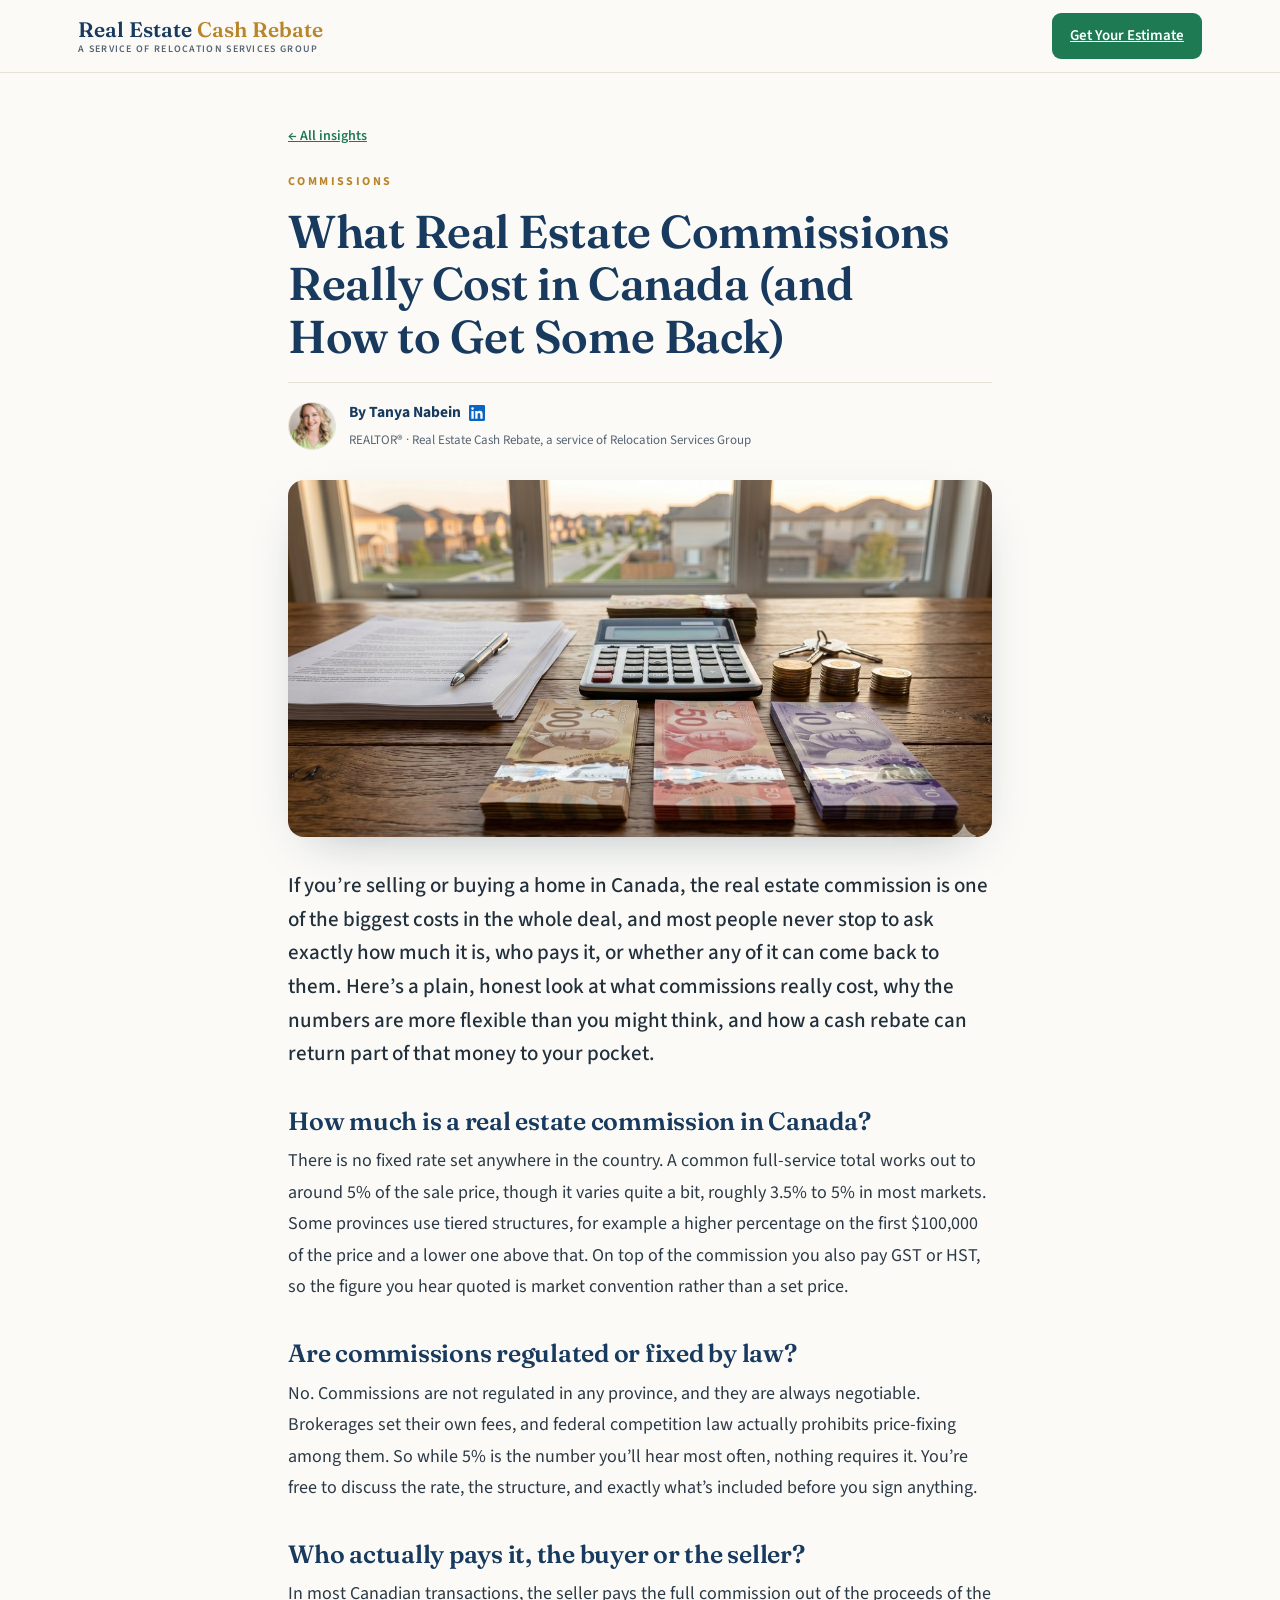
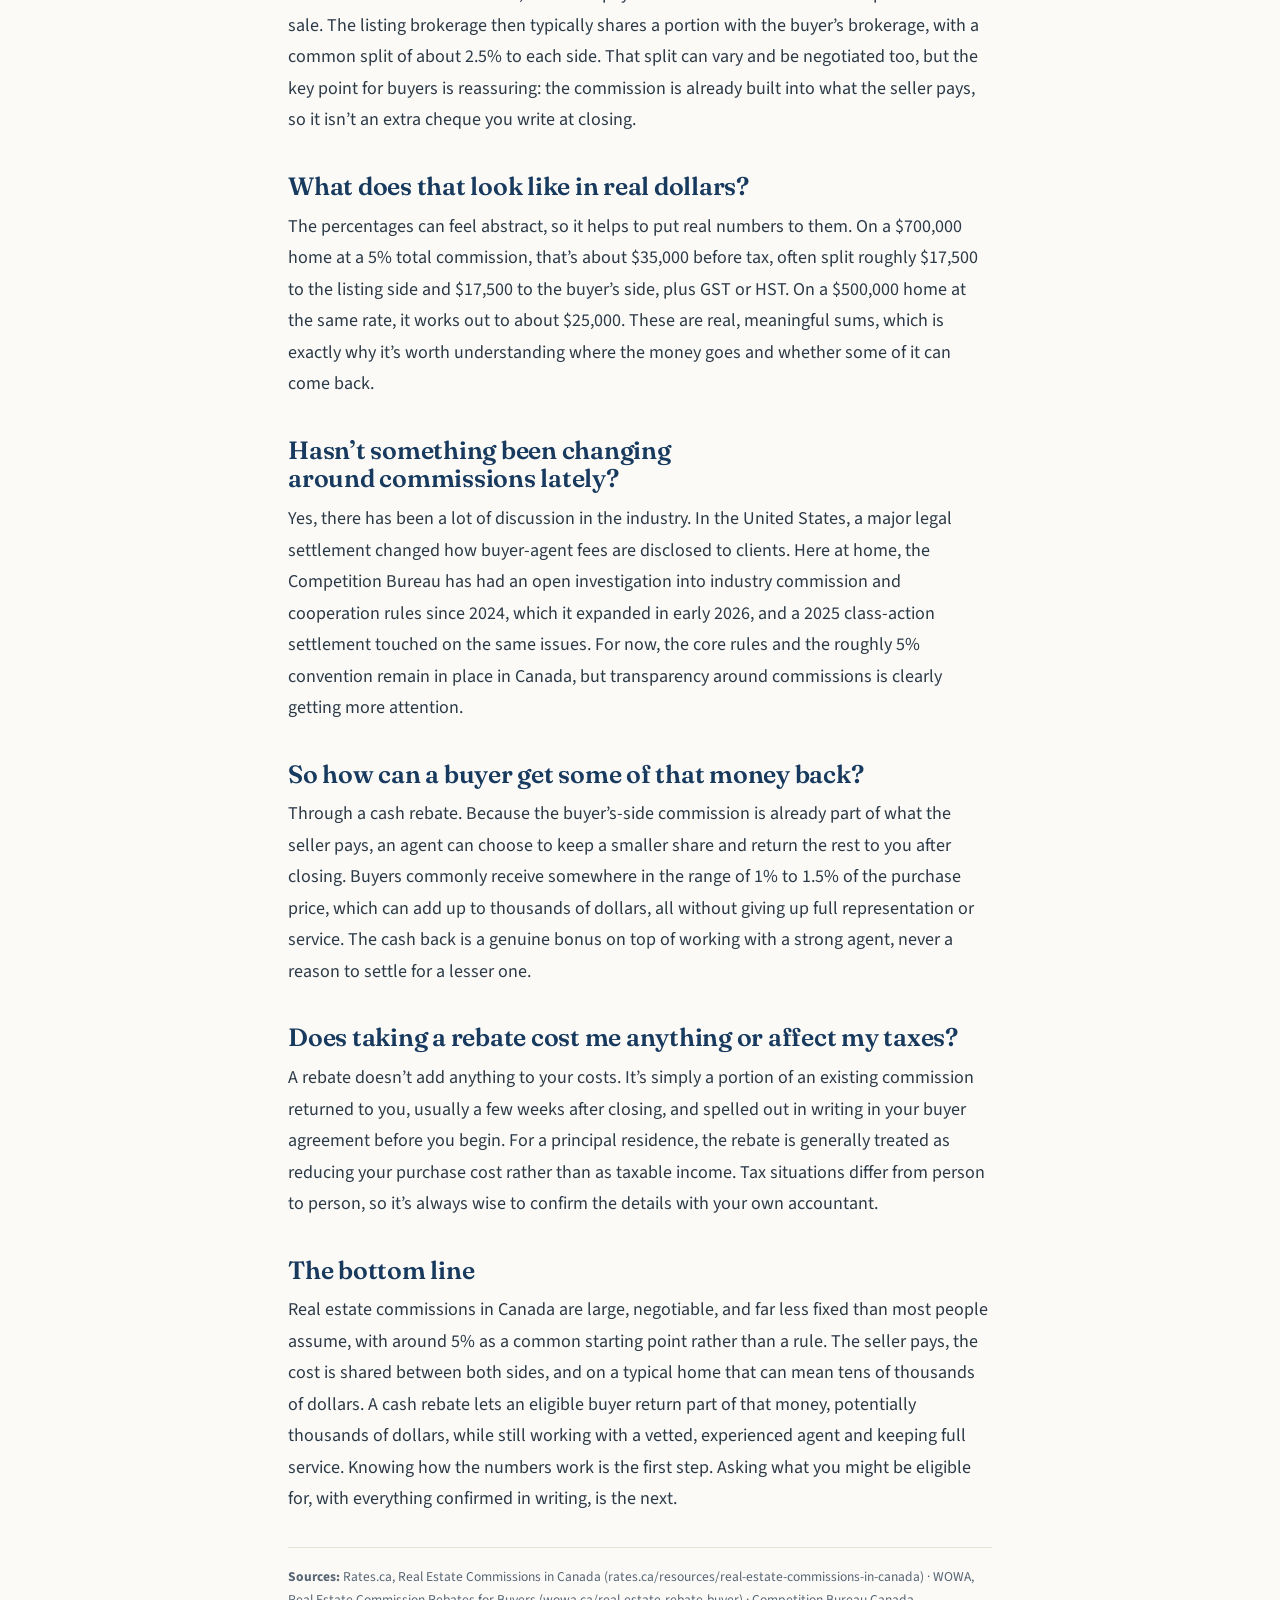
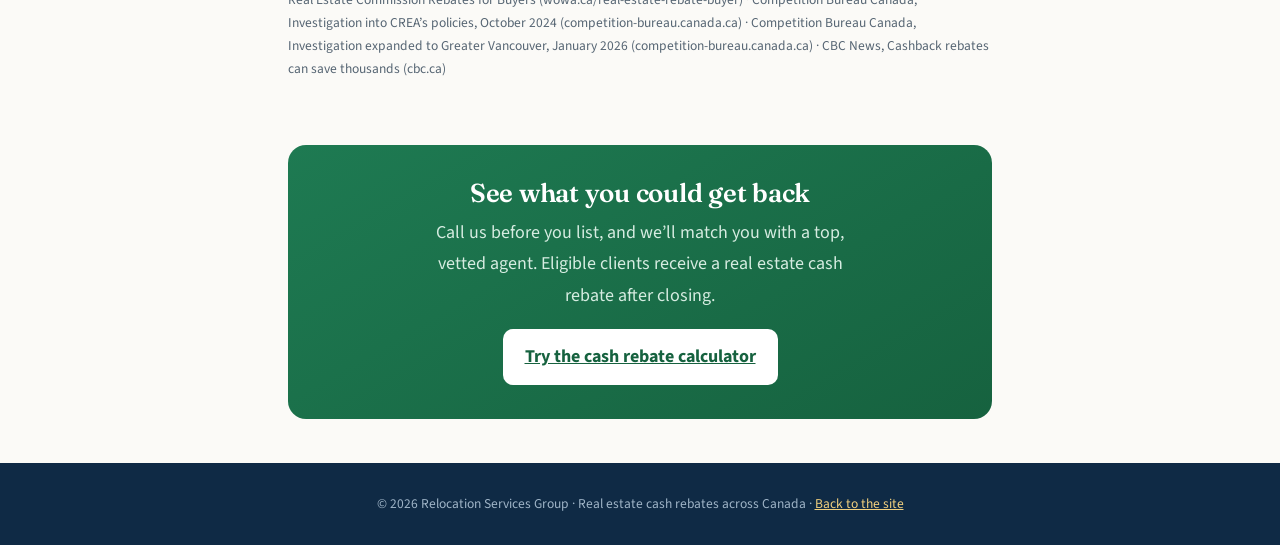
<file: article-commissions-cost.html>
<!DOCTYPE html>
<html lang="en">
<head>
<meta charset="UTF-8">
<meta name="viewport" content="width=device-width, initial-scale=1.0">
<title>What Real Estate Commissions Really Cost in Canada (and How to Get Some Back) | Real Estate Cash Rebate</title>
<meta name="description" content="What real estate commissions actually cost in Canada, who pays, and how a cash rebate returns part of the money to you without cutting service.">
<link rel="preconnect" href="https://fonts.googleapis.com">
<link rel="preconnect" href="https://fonts.gstatic.com" crossorigin>
<link href="https://fonts.googleapis.com/css2?family=Fraunces:opsz,wght@9..144,400;9..144,500;9..144,600;9..144,700&family=Source+Sans+3:wght@300;400;500;600;700&display=swap" rel="stylesheet">
<link rel="canonical" href="https://realestatecashback.ca/article-commissions-cost.html">
<link rel="icon" type="image/png" href="assets/favicon.png">
<meta name="theme-color" content="#173A5E">
<meta property="og:type" content="article">
<meta property="og:site_name" content="Real Estate Cashback">
<meta property="og:title" content="What Real Estate Commissions Really Cost in Canada (and How to Get Some Back)">
<meta property="og:description" content="What real estate commissions actually cost in Canada, who pays, and how a real estate cashback rebate returns part of the money to you without cutting service.">
<meta property="og:url" content="https://realestatecashback.ca/article-commissions-cost.html">
<meta property="og:image" content="https://realestatecashback.ca/assets/img/bulletin-commissions.jpg">
<meta property="article:author" content="Tanya Nabein">
<meta name="twitter:card" content="summary_large_image">
<meta name="twitter:title" content="What Real Estate Commissions Really Cost in Canada">
<meta name="twitter:image" content="https://realestatecashback.ca/assets/img/bulletin-commissions.jpg">
<link rel="stylesheet" href="assets/article.css">
<script type="application/ld+json">
{ "@context": "https://schema.org", "@type": "BlogPosting", "headline": "What Real Estate Commissions Really Cost in Canada (and How to Get Some Back)", "description": "What real estate commissions actually cost in Canada, who pays, and how a real estate cashback rebate returns part of the money to you without cutting service.", "image": "https://realestatecashback.ca/assets/img/bulletin-commissions.jpg", "inLanguage": "en-CA", "datePublished": "2026-06-15", "author": { "@type": "Person", "name": "Tanya Nabein", "jobTitle": "REALTOR", "url": "https://www.linkedin.com/in/tanya-nabein-2341b2377/", "sameAs": ["https://www.linkedin.com/in/tanya-nabein-2341b2377/"] }, "publisher": { "@type": "Organization", "name": "Real Estate Cashback", "logo": { "@type": "ImageObject", "url": "https://realestatecashback.ca/assets/favicon.png" } }, "isPartOf": { "@type": "WebSite", "name": "Real Estate Cashback", "url": "https://realestatecashback.ca/" }, "mainEntityOfPage": "https://realestatecashback.ca/article-commissions-cost.html" }
</script>
</head>
<body>
<header class="site">
  <div class="bar">
    <a class="brand" href="/">
      <span class="mark">Real Estate <span>Cash Rebate</span></span>
      <span class="sub">A service of Relocation Services Group</span>
    </a>
    <a class="cta" href="/#calc">Get Your Estimate</a>
  </div>
</header>
<main class="wrap">
  <div class="article-hero">
    <a class="back" href="/#insights">&#8592; All insights</a>
    <div class="eyebrow">Commissions</div>
    <h1>What Real Estate Commissions Really Cost in Canada (and How to Get Some Back)</h1>
    <div class="byline">
      <img class="byline-photo" src="assets/img/author-tanya.jpg" alt="Tanya Nabein" width="48" height="48">
      <div class="byline-text">
        <div class="byline-name">By Tanya Nabein <a class="byline-li" href="https://www.linkedin.com/in/tanya-nabein-2341b2377/" target="_blank" rel="noopener" aria-label="Tanya Nabein on LinkedIn"><svg viewBox="0 0 24 24" aria-hidden="true"><path d="M20.45 20.45h-3.56v-5.57c0-1.33-.02-3.04-1.85-3.04-1.85 0-2.13 1.45-2.13 2.94v5.67H9.35V9h3.41v1.56h.05c.48-.9 1.64-1.85 3.37-1.85 3.6 0 4.27 2.37 4.27 5.45v6.29zM5.34 7.43a2.06 2.06 0 1 1 0-4.12 2.06 2.06 0 0 1 0 4.12zM7.12 20.45H3.56V9h3.56v11.45zM22.22 0H1.77C.79 0 0 .77 0 1.72v20.56C0 23.23.79 24 1.77 24h20.45c.98 0 1.78-.77 1.78-1.72V1.72C24 .77 23.2 0 22.22 0z"/></svg></a></div>
        <div class="byline-sub">REALTOR&#174; &#183; Real Estate Cash Rebate, a service of Relocation Services Group</div>
      </div>
    </div>
    <figure class="hero-figure"><img src="assets/img/bulletin-commissions.jpg" alt="A calculator, stacks of Canadian cash, coins and house keys on a wood table by a window" width="1100" height="558"></figure>
  </div>
  <article class="body">
<p class="standfirst">If you&#8217;re selling or buying a home in Canada, the real estate commission is one of the biggest costs in the whole deal, and most people never stop to ask exactly how much it is, who pays it, or whether any of it can come back to them. Here&#8217;s a plain, honest look at what commissions really cost, why the numbers are more flexible than you might think, and how a cash rebate can return part of that money to your pocket.</p>
<h2>How much is a real estate commission in Canada?</h2>
<p>There is no fixed rate set anywhere in the country. A common full-service total works out to around 5% of the sale price, though it varies quite a bit, roughly 3.5% to 5% in most markets. Some provinces use tiered structures, for example a higher percentage on the first $100,000 of the price and a lower one above that. On top of the commission you also pay GST or HST, so the figure you hear quoted is market convention rather than a set price.</p>
<h2>Are commissions regulated or fixed by law?</h2>
<p>No. Commissions are not regulated in any province, and they are always negotiable. Brokerages set their own fees, and federal competition law actually prohibits price-fixing among them. So while 5% is the number you&#8217;ll hear most often, nothing requires it. You&#8217;re free to discuss the rate, the structure, and exactly what&#8217;s included before you sign anything.</p>
<h2>Who actually pays it, the buyer or the seller?</h2>
<p>In most Canadian transactions, the seller pays the full commission out of the proceeds of the sale. The listing brokerage then typically shares a portion with the buyer&#8217;s brokerage, with a common split of about 2.5% to each side. That split can vary and be negotiated too, but the key point for buyers is reassuring: the commission is already built into what the seller pays, so it isn&#8217;t an extra cheque you write at closing.</p>
<h2>What does that look like in real dollars?</h2>
<p>The percentages can feel abstract, so it helps to put real numbers to them. On a $700,000 home at a 5% total commission, that&#8217;s about $35,000 before tax, often split roughly $17,500 to the listing side and $17,500 to the buyer&#8217;s side, plus GST or HST. On a $500,000 home at the same rate, it works out to about $25,000. These are real, meaningful sums, which is exactly why it&#8217;s worth understanding where the money goes and whether some of it can come back.</p>
<h2>Hasn&#8217;t something been changing around commissions lately?</h2>
<p>Yes, there has been a lot of discussion in the industry. In the United States, a major legal settlement changed how buyer-agent fees are disclosed to clients. Here at home, the Competition Bureau has had an open investigation into industry commission and cooperation rules since 2024, which it expanded in early 2026, and a 2025 class-action settlement touched on the same issues. For now, the core rules and the roughly 5% convention remain in place in Canada, but transparency around commissions is clearly getting more attention.</p>
<h2>So how can a buyer get some of that money back?</h2>
<p>Through a cash rebate. Because the buyer&#8217;s-side commission is already part of what the seller pays, an agent can choose to keep a smaller share and return the rest to you after closing. Buyers commonly receive somewhere in the range of 1% to 1.5% of the purchase price, which can add up to thousands of dollars, all without giving up full representation or service. The cash back is a genuine bonus on top of working with a strong agent, never a reason to settle for a lesser one.</p>
<h2>Does taking a rebate cost me anything or affect my taxes?</h2>
<p>A rebate doesn&#8217;t add anything to your costs. It&#8217;s simply a portion of an existing commission returned to you, usually a few weeks after closing, and spelled out in writing in your buyer agreement before you begin. For a principal residence, the rebate is generally treated as reducing your purchase cost rather than as taxable income. Tax situations differ from person to person, so it&#8217;s always wise to confirm the details with your own accountant.</p>
<h2>The bottom line</h2>
<p>Real estate commissions in Canada are large, negotiable, and far less fixed than most people assume, with around 5% as a common starting point rather than a rule. The seller pays, the cost is shared between both sides, and on a typical home that can mean tens of thousands of dollars. A cash rebate lets an eligible buyer return part of that money, potentially thousands of dollars, while still working with a vetted, experienced agent and keeping full service. Knowing how the numbers work is the first step. Asking what you might be eligible for, with everything confirmed in writing, is the next.</p>
<p class="sources"><b>Sources:</b> Rates.ca, Real Estate Commissions in Canada (rates.ca/resources/real-estate-commissions-in-canada) &#183; WOWA, Real Estate Commission Rebates for Buyers (wowa.ca/real-estate-rebate-buyer) &#183; Competition Bureau Canada, Investigation into CREA&#8217;s policies, October 2024 (competition-bureau.canada.ca) &#183; Competition Bureau Canada, Investigation expanded to Greater Vancouver, January 2026 (competition-bureau.canada.ca) &#183; CBC News, Cashback rebates can save thousands (cbc.ca)</p>
  </article>
  <div class="article-cta">
    <h3>See what you could get back</h3>
    <p>Call us before you list, and we&#8217;ll match you with a top, vetted agent. Eligible clients receive a real estate cash rebate after closing.</p>
    <a href="/#calc">Try the cash rebate calculator</a>
  </div>
</main>
<footer class="site">
  &copy; 2026 Relocation Services Group &#183; Real estate cash rebates across Canada &#183; <a href="/">Back to the site</a>
</footer>
</body>
</html>
</file>
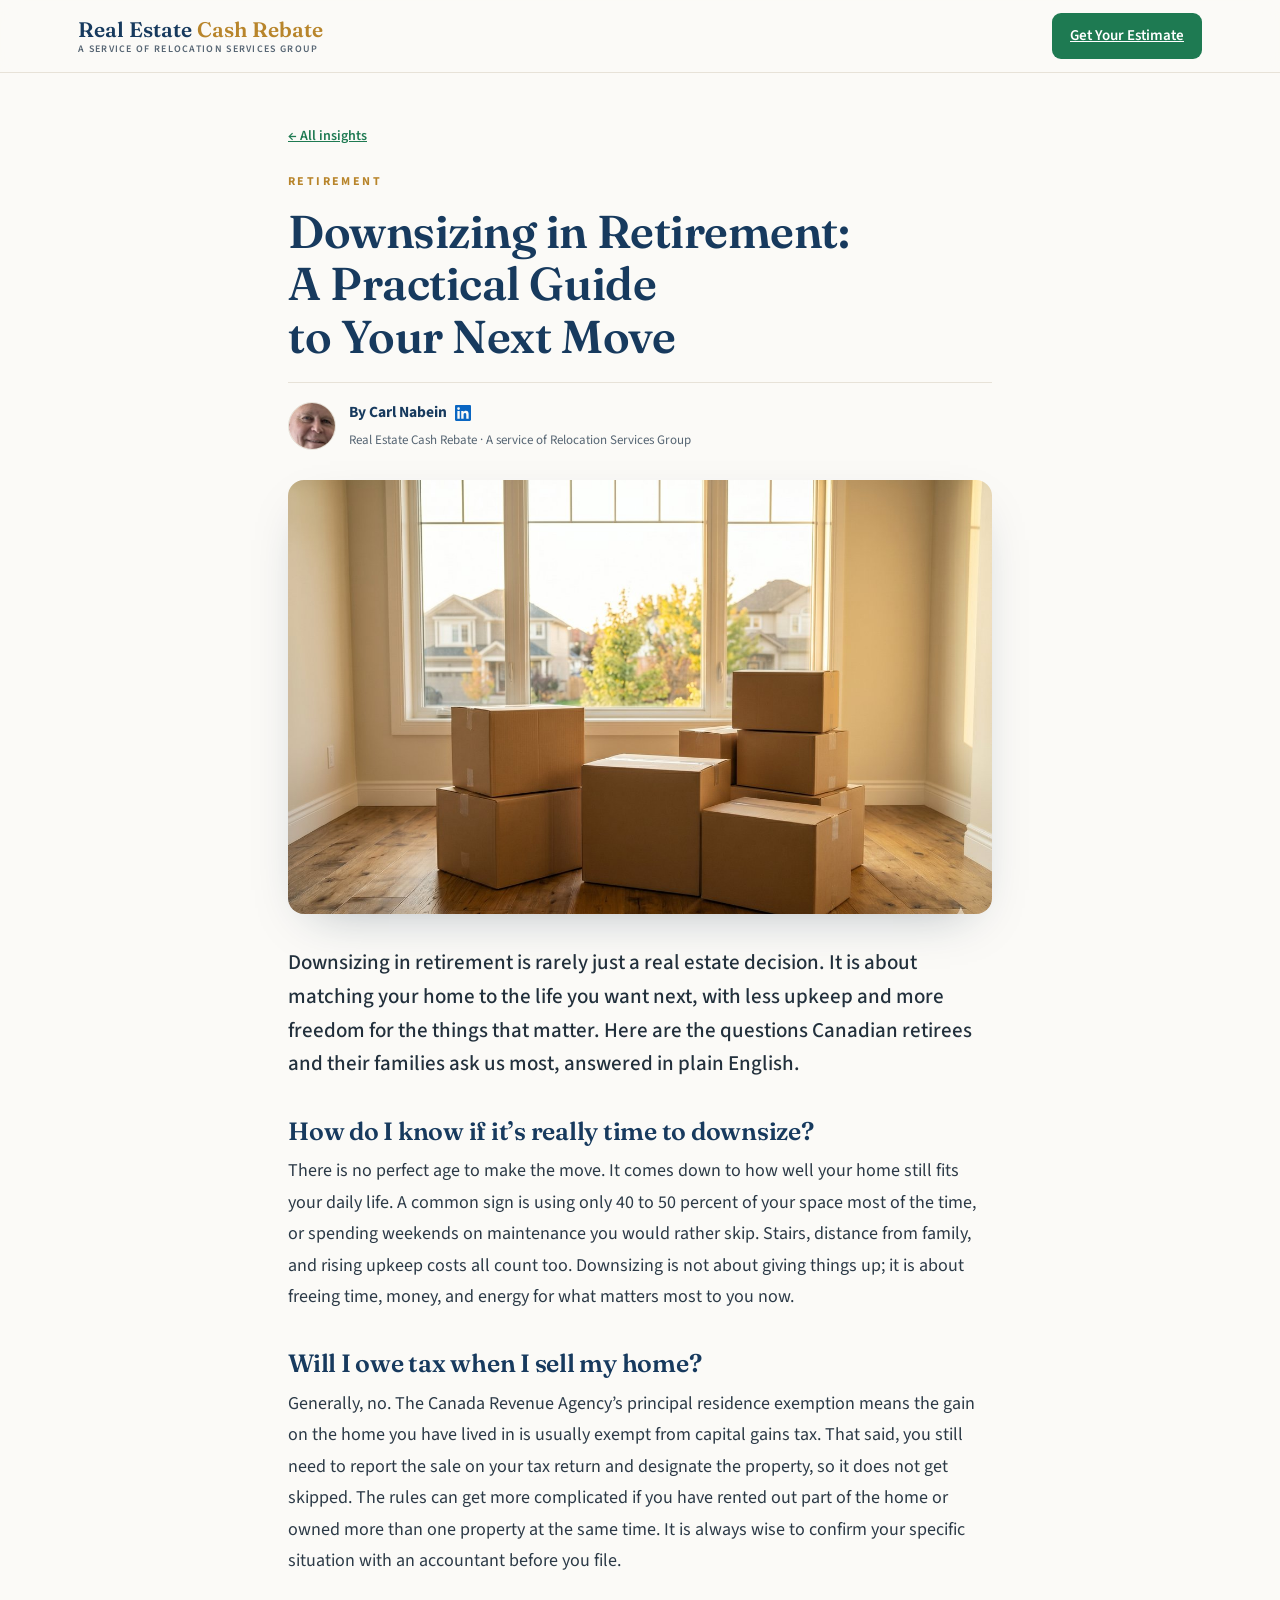
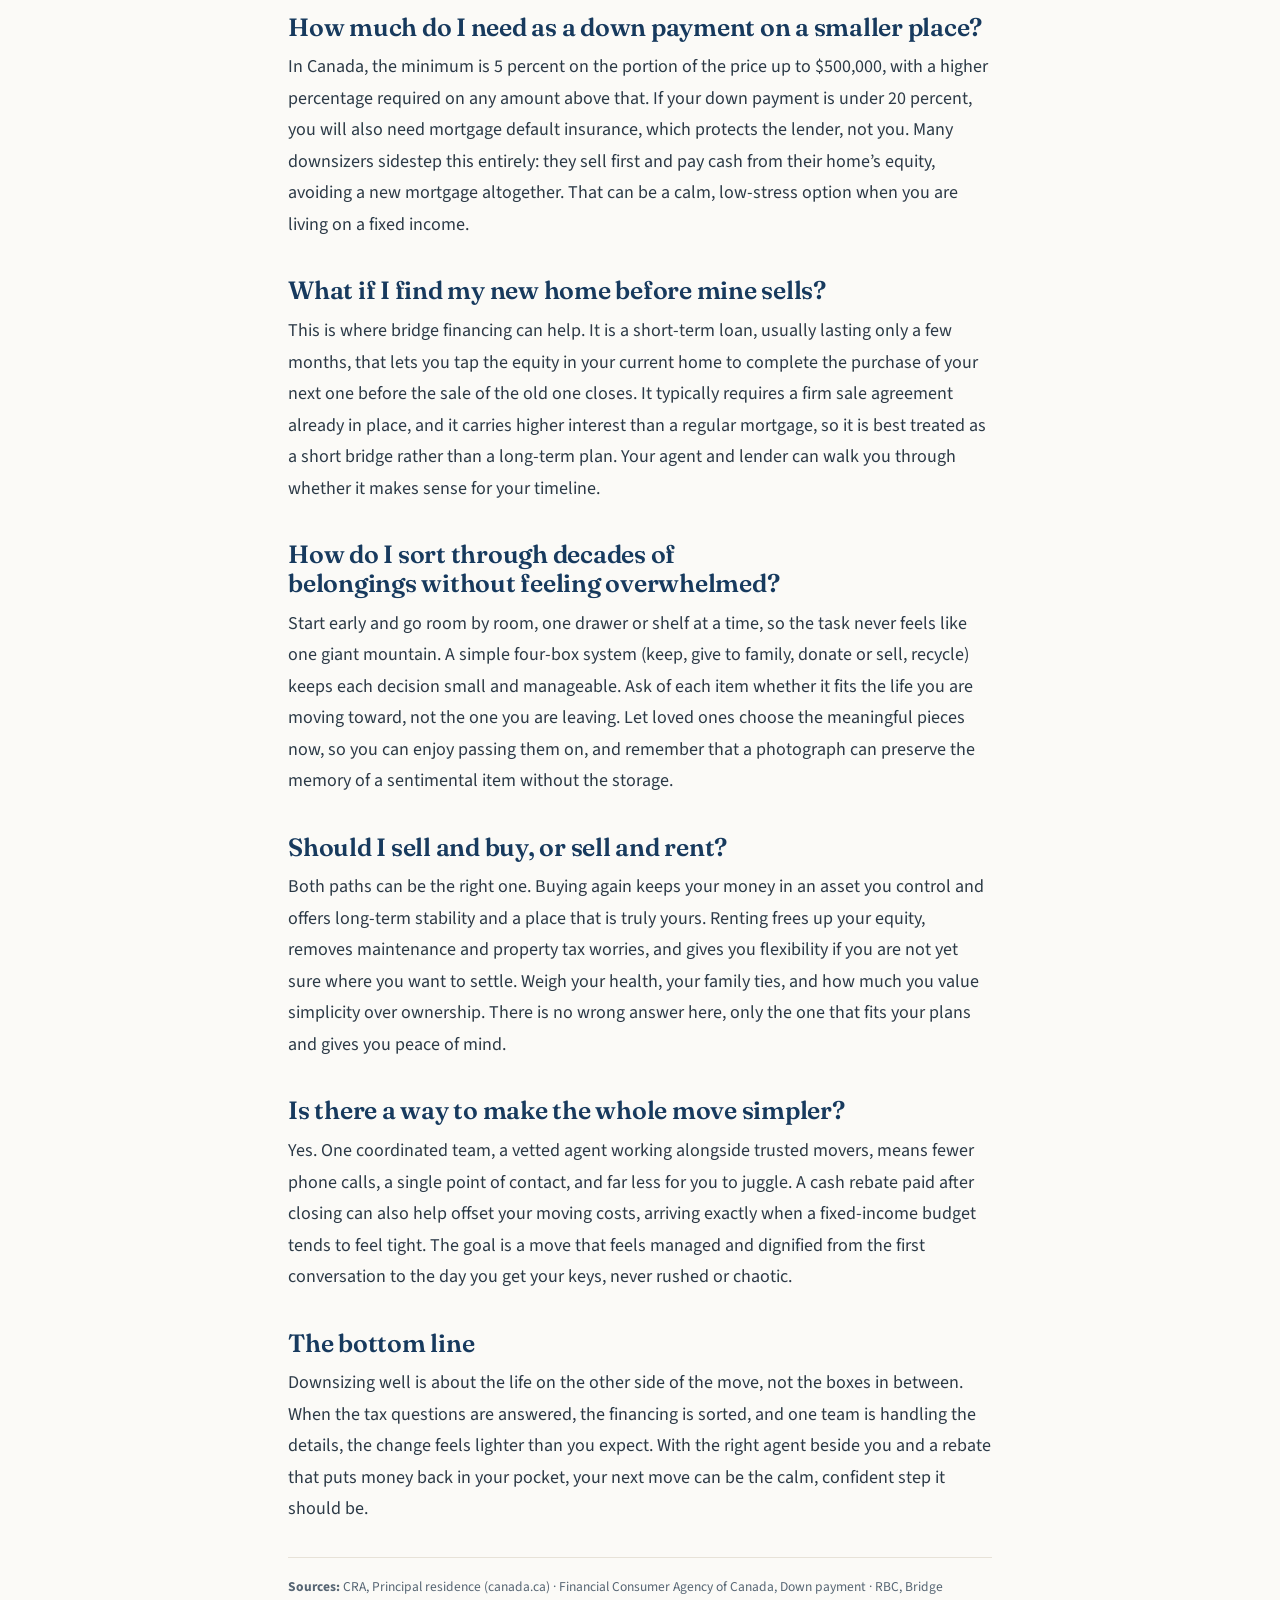
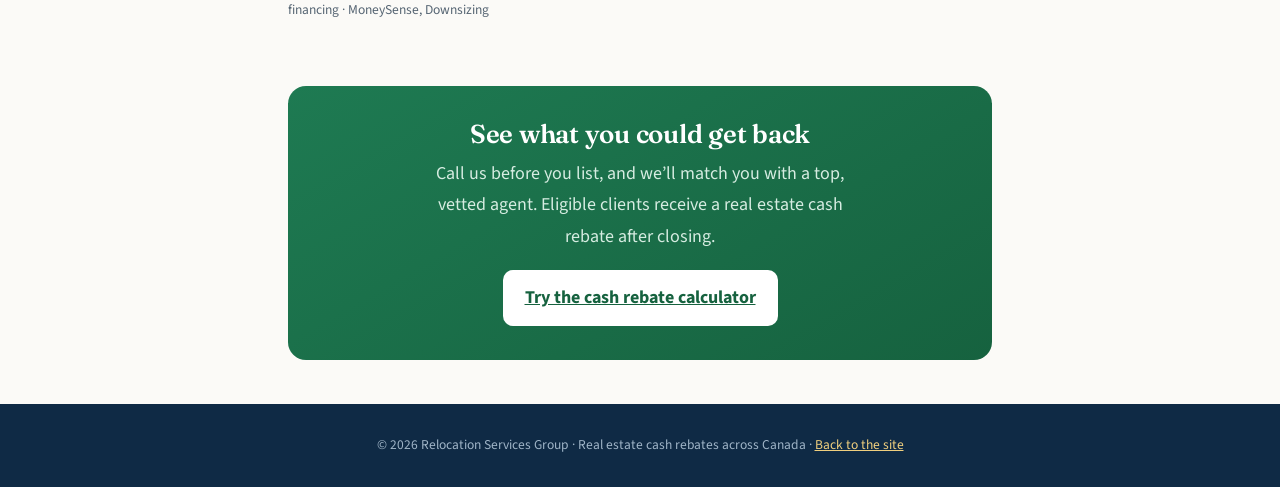
<file: article-downsizing.html>
<!DOCTYPE html>
<html lang="en">
<head>
<meta charset="UTF-8">
<meta name="viewport" content="width=device-width, initial-scale=1.0">
<title>Downsizing in Retirement: A Practical Guide to Your Next Move | Real Estate Cash Rebate</title>
<meta name="description" content="A practical, compassionate guide to downsizing in retirement: timing, taxes, financing, sorting belongings, and making the move simpler.">
<link rel="preconnect" href="https://fonts.googleapis.com">
<link rel="preconnect" href="https://fonts.gstatic.com" crossorigin>
<link href="https://fonts.googleapis.com/css2?family=Fraunces:opsz,wght@9..144,400;9..144,500;9..144,600;9..144,700&family=Source+Sans+3:wght@300;400;500;600;700&display=swap" rel="stylesheet">
<link rel="canonical" href="https://realestatecashback.ca/article-downsizing.html">
<link rel="icon" type="image/png" href="assets/favicon.png">
<meta name="theme-color" content="#173A5E">
<meta property="og:type" content="article">
<meta property="og:site_name" content="Real Estate Cashback">
<meta property="og:title" content="Downsizing in Retirement: A Practical Guide to Your Next Move">
<meta property="og:description" content="A practical, compassionate guide to downsizing in retirement: timing, taxes, financing, sorting belongings, and making the move simpler.">
<meta property="og:url" content="https://realestatecashback.ca/article-downsizing.html">
<meta property="og:image" content="https://realestatecashback.ca/assets/img/bulletin-downsizing.jpg">
<meta property="article:author" content="Carl Nabein">
<meta name="twitter:card" content="summary_large_image">
<meta name="twitter:title" content="Downsizing in Retirement: A Practical Guide to Your Next Move">
<meta name="twitter:image" content="https://realestatecashback.ca/assets/img/bulletin-downsizing.jpg">
<link rel="stylesheet" href="assets/article.css">
<script type="application/ld+json">
{ "@context": "https://schema.org", "@type": "BlogPosting", "headline": "Downsizing in Retirement: A Practical Guide to Your Next Move", "description": "A practical, compassionate guide to downsizing in retirement: timing, taxes, financing, sorting belongings, and making the move simpler.", "image": "https://realestatecashback.ca/assets/img/bulletin-downsizing.jpg", "inLanguage": "en-CA", "datePublished": "2026-06-15", "author": { "@type": "Person", "name": "Carl Nabein", "url": "https://www.linkedin.com/in/carl-nabein-6bb07045/", "sameAs": ["https://www.linkedin.com/in/carl-nabein-6bb07045/"] }, "publisher": { "@type": "Organization", "name": "Real Estate Cashback", "logo": { "@type": "ImageObject", "url": "https://realestatecashback.ca/assets/favicon.png" } }, "isPartOf": { "@type": "WebSite", "name": "Real Estate Cashback", "url": "https://realestatecashback.ca/" }, "mainEntityOfPage": "https://realestatecashback.ca/article-downsizing.html" }
</script>
</head>
<body>
<header class="site">
  <div class="bar">
    <a class="brand" href="/">
      <span class="mark">Real Estate <span>Cash Rebate</span></span>
      <span class="sub">A service of Relocation Services Group</span>
    </a>
    <a class="cta" href="/#calc">Get Your Estimate</a>
  </div>
</header>
<main class="wrap">
  <div class="article-hero">
    <a class="back" href="/#insights">&#8592; All insights</a>
    <div class="eyebrow">Retirement</div>
    <h1>Downsizing in Retirement: A Practical Guide to Your Next Move</h1>
    <div class="byline">
      <img class="byline-photo" src="assets/img/author-carl.jpg" alt="Carl Nabein" width="48" height="48">
      <div class="byline-text">
        <div class="byline-name">By Carl Nabein <a class="byline-li" href="https://www.linkedin.com/in/carl-nabein-6bb07045/" target="_blank" rel="noopener" aria-label="Carl Nabein on LinkedIn"><svg viewBox="0 0 24 24" aria-hidden="true"><path d="M20.45 20.45h-3.56v-5.57c0-1.33-.02-3.04-1.85-3.04-1.85 0-2.13 1.45-2.13 2.94v5.67H9.35V9h3.41v1.56h.05c.48-.9 1.64-1.85 3.37-1.85 3.6 0 4.27 2.37 4.27 5.45v6.29zM5.34 7.43a2.06 2.06 0 1 1 0-4.12 2.06 2.06 0 0 1 0 4.12zM7.12 20.45H3.56V9h3.56v11.45zM22.22 0H1.77C.79 0 0 .77 0 1.72v20.56C0 23.23.79 24 1.77 24h20.45c.98 0 1.78-.77 1.78-1.72V1.72C24 .77 23.2 0 22.22 0z"/></svg></a></div>
        <div class="byline-sub">Real Estate Cash Rebate &#183; A service of Relocation Services Group</div>
      </div>
    </div>
    <figure class="hero-figure"><img src="assets/img/bulletin-downsizing.jpg" alt="Neatly packed moving boxes in a bright, empty room with a suburban view" width="1300" height="802"></figure>
  </div>
  <article class="body">
<p class="standfirst">Downsizing in retirement is rarely just a real estate decision. It is about matching your home to the life you want next, with less upkeep and more freedom for the things that matter. Here are the questions Canadian retirees and their families ask us most, answered in plain English.</p>
<h2>How do I know if it&#8217;s really time to downsize?</h2>
<p>There is no perfect age to make the move. It comes down to how well your home still fits your daily life. A common sign is using only 40 to 50 percent of your space most of the time, or spending weekends on maintenance you would rather skip. Stairs, distance from family, and rising upkeep costs all count too. Downsizing is not about giving things up; it is about freeing time, money, and energy for what matters most to you now.</p>
<h2>Will I owe tax when I sell my home?</h2>
<p>Generally, no. The Canada Revenue Agency&#8217;s principal residence exemption means the gain on the home you have lived in is usually exempt from capital gains tax. That said, you still need to report the sale on your tax return and designate the property, so it does not get skipped. The rules can get more complicated if you have rented out part of the home or owned more than one property at the same time. It is always wise to confirm your specific situation with an accountant before you file.</p>
<h2>How much do I need as a down payment on a smaller place?</h2>
<p>In Canada, the minimum is 5 percent on the portion of the price up to $500,000, with a higher percentage required on any amount above that. If your down payment is under 20 percent, you will also need mortgage default insurance, which protects the lender, not you. Many downsizers sidestep this entirely: they sell first and pay cash from their home&#8217;s equity, avoiding a new mortgage altogether. That can be a calm, low-stress option when you are living on a fixed income.</p>
<h2>What if I find my new home before mine sells?</h2>
<p>This is where bridge financing can help. It is a short-term loan, usually lasting only a few months, that lets you tap the equity in your current home to complete the purchase of your next one before the sale of the old one closes. It typically requires a firm sale agreement already in place, and it carries higher interest than a regular mortgage, so it is best treated as a short bridge rather than a long-term plan. Your agent and lender can walk you through whether it makes sense for your timeline.</p>
<h2>How do I sort through decades of belongings without feeling overwhelmed?</h2>
<p>Start early and go room by room, one drawer or shelf at a time, so the task never feels like one giant mountain. A simple four-box system (keep, give to family, donate or sell, recycle) keeps each decision small and manageable. Ask of each item whether it fits the life you are moving toward, not the one you are leaving. Let loved ones choose the meaningful pieces now, so you can enjoy passing them on, and remember that a photograph can preserve the memory of a sentimental item without the storage.</p>
<h2>Should I sell and buy, or sell and rent?</h2>
<p>Both paths can be the right one. Buying again keeps your money in an asset you control and offers long-term stability and a place that is truly yours. Renting frees up your equity, removes maintenance and property tax worries, and gives you flexibility if you are not yet sure where you want to settle. Weigh your health, your family ties, and how much you value simplicity over ownership. There is no wrong answer here, only the one that fits your plans and gives you peace of mind.</p>
<h2>Is there a way to make the whole move simpler?</h2>
<p>Yes. One coordinated team, a vetted agent working alongside trusted movers, means fewer phone calls, a single point of contact, and far less for you to juggle. A cash rebate paid after closing can also help offset your moving costs, arriving exactly when a fixed-income budget tends to feel tight. The goal is a move that feels managed and dignified from the first conversation to the day you get your keys, never rushed or chaotic.</p>
<h2>The bottom line</h2>
<p>Downsizing well is about the life on the other side of the move, not the boxes in between. When the tax questions are answered, the financing is sorted, and one team is handling the details, the change feels lighter than you expect. With the right agent beside you and a rebate that puts money back in your pocket, your next move can be the calm, confident step it should be.</p>
<p class="sources"><b>Sources:</b> CRA, Principal residence (canada.ca) &#183; Financial Consumer Agency of Canada, Down payment &#183; RBC, Bridge financing &#183; MoneySense, Downsizing</p>
  </article>
  <div class="article-cta">
    <h3>See what you could get back</h3>
    <p>Call us before you list, and we&#8217;ll match you with a top, vetted agent. Eligible clients receive a real estate cash rebate after closing.</p>
    <a href="/#calc">Try the cash rebate calculator</a>
  </div>
</main>
<footer class="site">
  &copy; 2026 Relocation Services Group &#183; Real estate cash rebates across Canada &#183; <a href="/">Back to the site</a>
</footer>
</body>
</html>
</file>
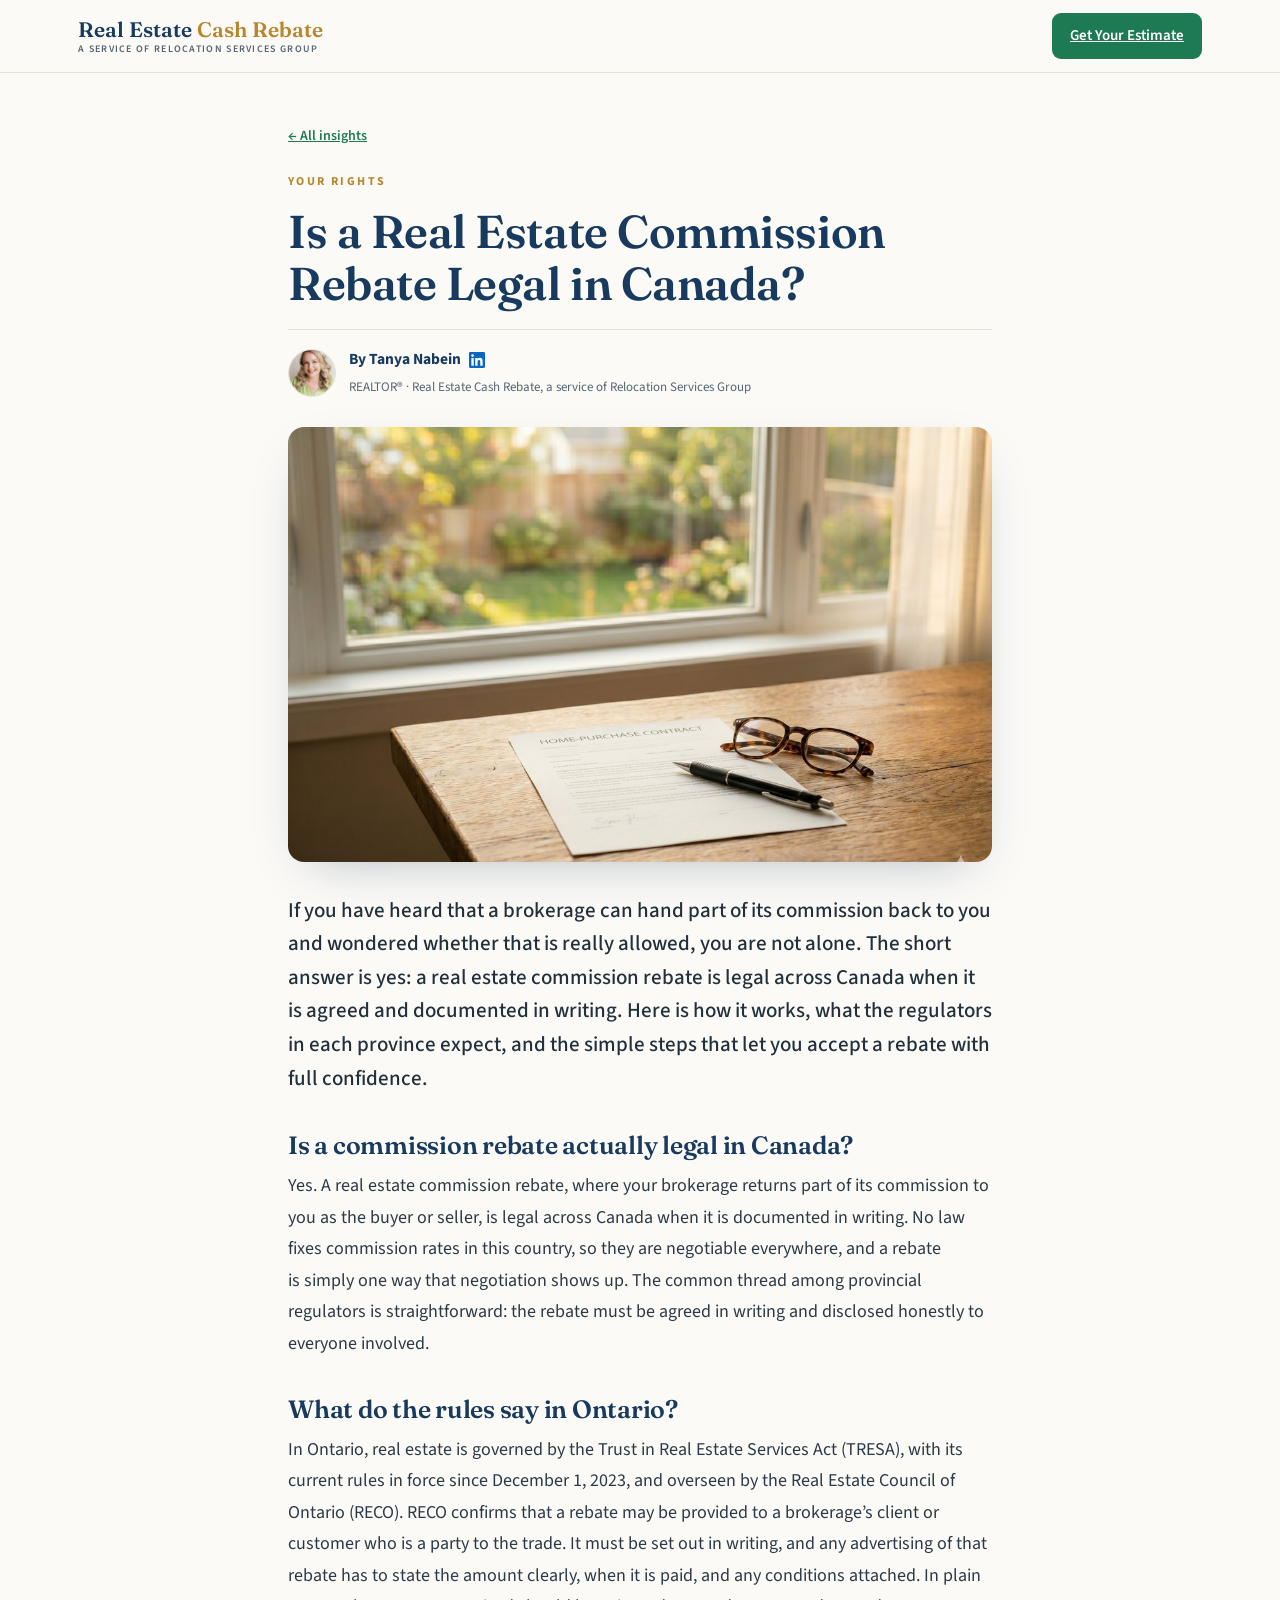
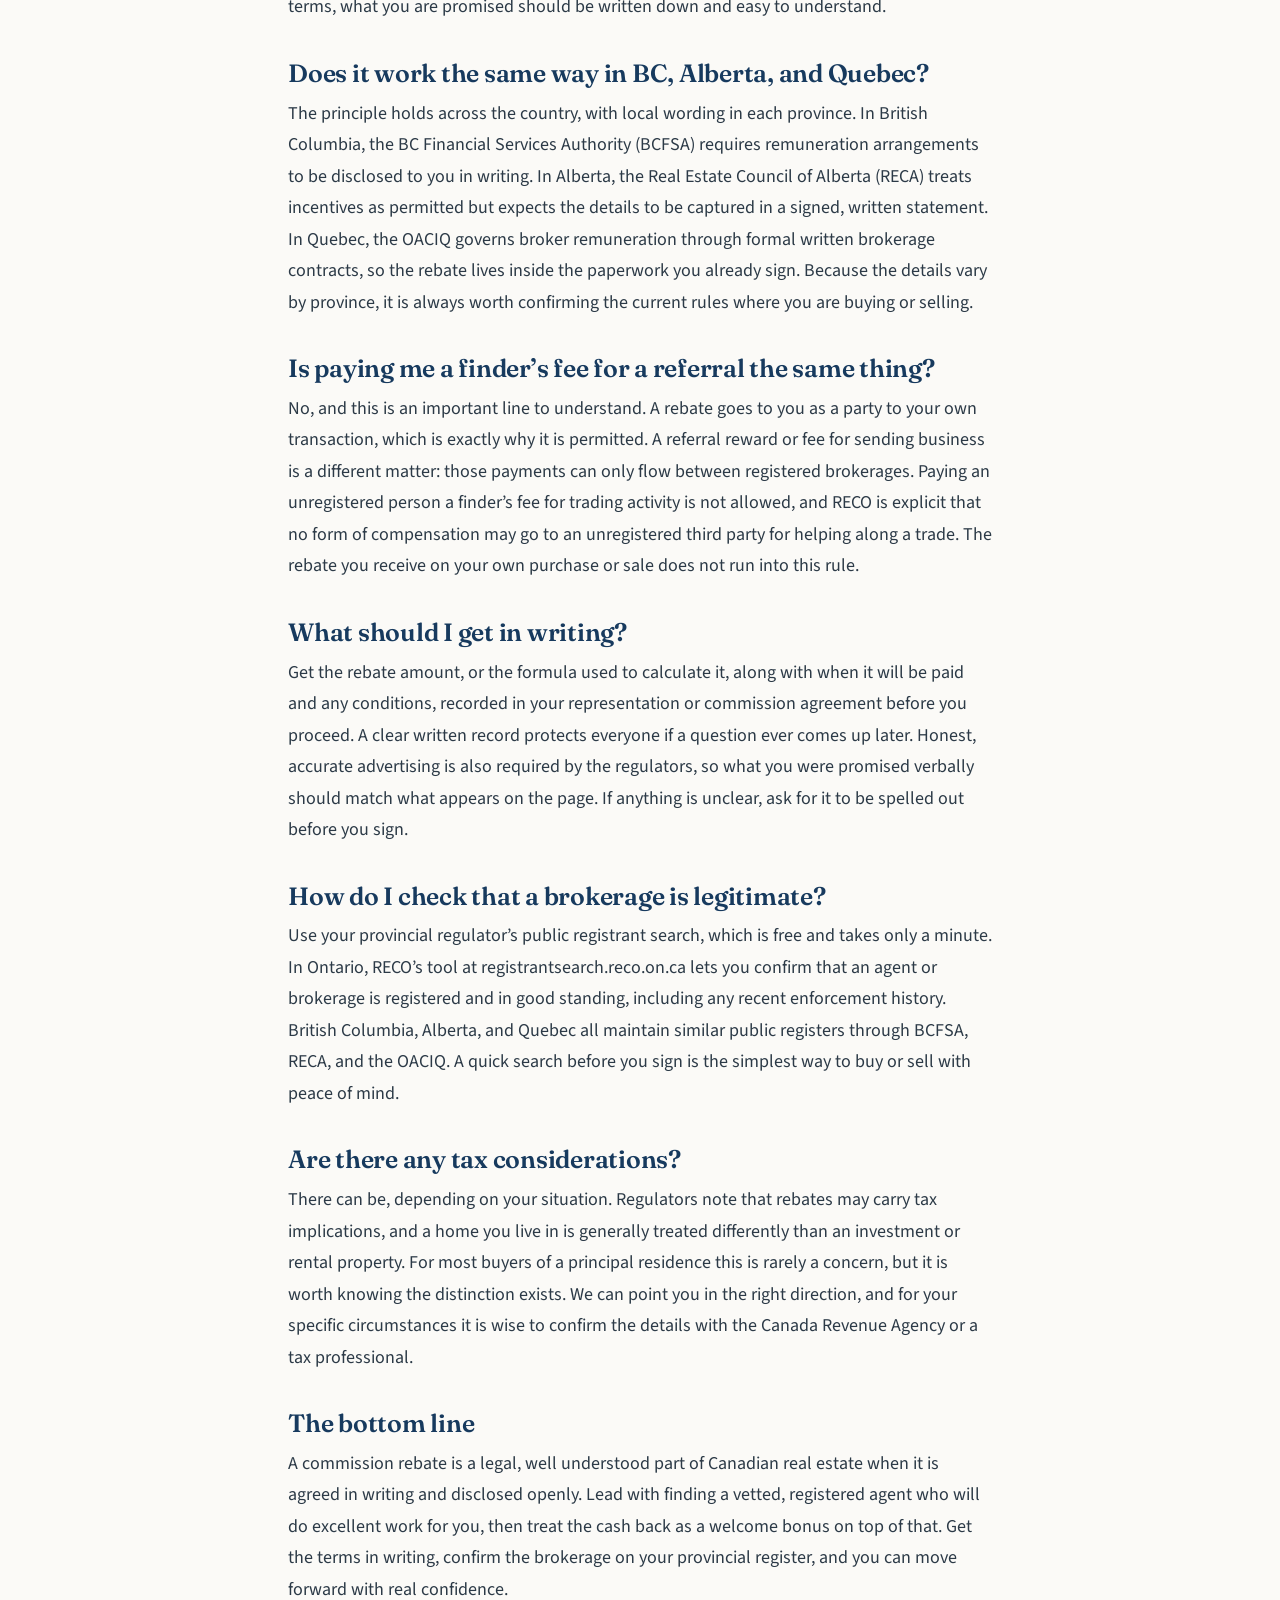
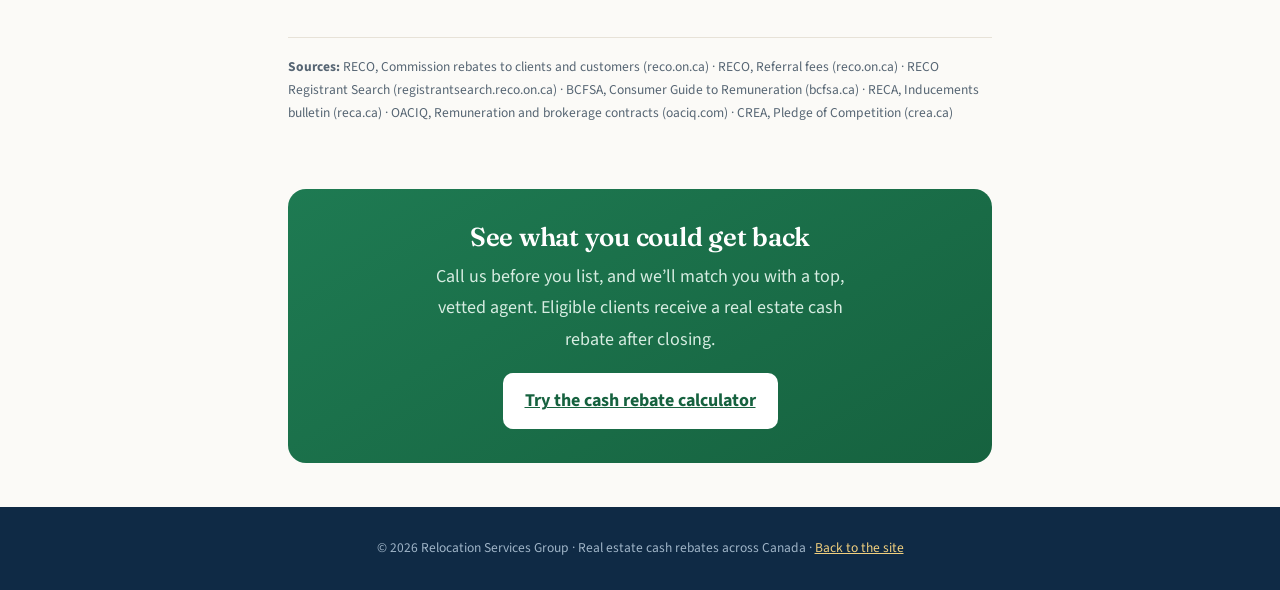
<file: article-rebate-legal.html>
<!DOCTYPE html>
<html lang="en">
<head>
<meta charset="UTF-8">
<meta name="viewport" content="width=device-width, initial-scale=1.0">
<title>Is a Real Estate Commission Rebate Legal in Canada? | Real Estate Cash Rebate</title>
<meta name="description" content="Commission rebates are legal across Canada when documented in writing. Here is how the rules work under RECO and TRESA, and province by province.">
<link rel="preconnect" href="https://fonts.googleapis.com">
<link rel="preconnect" href="https://fonts.gstatic.com" crossorigin>
<link href="https://fonts.googleapis.com/css2?family=Fraunces:opsz,wght@9..144,400;9..144,500;9..144,600;9..144,700&family=Source+Sans+3:wght@300;400;500;600;700&display=swap" rel="stylesheet">
<link rel="canonical" href="https://realestatecashback.ca/article-rebate-legal.html">
<link rel="icon" type="image/png" href="assets/favicon.png">
<meta name="theme-color" content="#173A5E">
<meta property="og:type" content="article">
<meta property="og:site_name" content="Real Estate Cashback">
<meta property="og:title" content="Is a Real Estate Commission Rebate Legal in Canada?">
<meta property="og:description" content="Real estate cashback rebates are legal across Canada when documented in writing. Here is how the rules work under RECO and TRESA, and province by province.">
<meta property="og:url" content="https://realestatecashback.ca/article-rebate-legal.html">
<meta property="og:image" content="https://realestatecashback.ca/assets/img/bulletin-legal-contract.jpg">
<meta property="article:author" content="Tanya Nabein">
<meta name="twitter:card" content="summary_large_image">
<meta name="twitter:title" content="Is a Real Estate Commission Rebate Legal in Canada?">
<meta name="twitter:image" content="https://realestatecashback.ca/assets/img/bulletin-legal-contract.jpg">
<link rel="stylesheet" href="assets/article.css">
<script type="application/ld+json">
{ "@context": "https://schema.org", "@type": "BlogPosting", "headline": "Is a Real Estate Commission Rebate Legal in Canada?", "description": "Real estate cashback rebates are legal across Canada when documented in writing. Here is how the rules work under RECO and TRESA, and province by province.", "image": "https://realestatecashback.ca/assets/img/bulletin-legal-contract.jpg", "inLanguage": "en-CA", "datePublished": "2026-06-15", "author": { "@type": "Person", "name": "Tanya Nabein", "jobTitle": "REALTOR", "url": "https://www.linkedin.com/in/tanya-nabein-2341b2377/", "sameAs": ["https://www.linkedin.com/in/tanya-nabein-2341b2377/"] }, "publisher": { "@type": "Organization", "name": "Real Estate Cashback", "logo": { "@type": "ImageObject", "url": "https://realestatecashback.ca/assets/favicon.png" } }, "isPartOf": { "@type": "WebSite", "name": "Real Estate Cashback", "url": "https://realestatecashback.ca/" }, "mainEntityOfPage": "https://realestatecashback.ca/article-rebate-legal.html" }
</script>
</head>
<body>
<header class="site">
  <div class="bar">
    <a class="brand" href="/">
      <span class="mark">Real Estate <span>Cash Rebate</span></span>
      <span class="sub">A service of Relocation Services Group</span>
    </a>
    <a class="cta" href="/#calc">Get Your Estimate</a>
  </div>
</header>
<main class="wrap">
  <div class="article-hero">
    <a class="back" href="/#insights">&#8592; All insights</a>
    <div class="eyebrow">Your Rights</div>
    <h1>Is a Real Estate Commission Rebate Legal in Canada?</h1>
    <div class="byline">
      <img class="byline-photo" src="assets/img/author-tanya.jpg" alt="Tanya Nabein" width="48" height="48">
      <div class="byline-text">
        <div class="byline-name">By Tanya Nabein <a class="byline-li" href="https://www.linkedin.com/in/tanya-nabein-2341b2377/" target="_blank" rel="noopener" aria-label="Tanya Nabein on LinkedIn"><svg viewBox="0 0 24 24" aria-hidden="true"><path d="M20.45 20.45h-3.56v-5.57c0-1.33-.02-3.04-1.85-3.04-1.85 0-2.13 1.45-2.13 2.94v5.67H9.35V9h3.41v1.56h.05c.48-.9 1.64-1.85 3.37-1.85 3.6 0 4.27 2.37 4.27 5.45v6.29zM5.34 7.43a2.06 2.06 0 1 1 0-4.12 2.06 2.06 0 0 1 0 4.12zM7.12 20.45H3.56V9h3.56v11.45zM22.22 0H1.77C.79 0 0 .77 0 1.72v20.56C0 23.23.79 24 1.77 24h20.45c.98 0 1.78-.77 1.78-1.72V1.72C24 .77 23.2 0 22.22 0z"/></svg></a></div>
        <div class="byline-sub">REALTOR&#174; &#183; Real Estate Cash Rebate, a service of Relocation Services Group</div>
      </div>
    </div>
    <figure class="hero-figure"><img src="assets/img/bulletin-legal-contract.jpg" alt="A home-purchase contract with a pen and reading glasses on a sunlit wood table" width="1100" height="679"></figure>
  </div>
  <article class="body">
<p class="standfirst">If you have heard that a brokerage can hand part of its commission back to you and wondered whether that is really allowed, you are not alone. The short answer is yes: a real estate commission rebate is legal across Canada when it is agreed and documented in writing. Here is how it works, what the regulators in each province expect, and the simple steps that let you accept a rebate with full confidence.</p>
<h2>Is a commission rebate actually legal in Canada?</h2>
<p>Yes. A real estate commission rebate, where your brokerage returns part of its commission to you as the buyer or seller, is legal across Canada when it is documented in writing. No law fixes commission rates in this country, so they are negotiable everywhere, and a rebate is simply one way that negotiation shows up. The common thread among provincial regulators is straightforward: the rebate must be agreed in writing and disclosed honestly to everyone involved.</p>
<h2>What do the rules say in Ontario?</h2>
<p>In Ontario, real estate is governed by the Trust in Real Estate Services Act (TRESA), with its current rules in force since December 1, 2023, and overseen by the Real Estate Council of Ontario (RECO). RECO confirms that a rebate may be provided to a brokerage&#8217;s client or customer who is a party to the trade. It must be set out in writing, and any advertising of that rebate has to state the amount clearly, when it is paid, and any conditions attached. In plain terms, what you are promised should be written down and easy to understand.</p>
<h2>Does it work the same way in BC, Alberta, and Quebec?</h2>
<p>The principle holds across the country, with local wording in each province. In British Columbia, the BC Financial Services Authority (BCFSA) requires remuneration arrangements to be disclosed to you in writing. In Alberta, the Real Estate Council of Alberta (RECA) treats incentives as permitted but expects the details to be captured in a signed, written statement. In Quebec, the OACIQ governs broker remuneration through formal written brokerage contracts, so the rebate lives inside the paperwork you already sign. Because the details vary by province, it is always worth confirming the current rules where you are buying or selling.</p>
<h2>Is paying me a finder&#8217;s fee for a referral the same thing?</h2>
<p>No, and this is an important line to understand. A rebate goes to you as a party to your own transaction, which is exactly why it is permitted. A referral reward or fee for sending business is a different matter: those payments can only flow between registered brokerages. Paying an unregistered person a finder&#8217;s fee for trading activity is not allowed, and RECO is explicit that no form of compensation may go to an unregistered third party for helping along a trade. The rebate you receive on your own purchase or sale does not run into this rule.</p>
<h2>What should I get in writing?</h2>
<p>Get the rebate amount, or the formula used to calculate it, along with when it will be paid and any conditions, recorded in your representation or commission agreement before you proceed. A clear written record protects everyone if a question ever comes up later. Honest, accurate advertising is also required by the regulators, so what you were promised verbally should match what appears on the page. If anything is unclear, ask for it to be spelled out before you sign.</p>
<h2>How do I check that a brokerage is legitimate?</h2>
<p>Use your provincial regulator&#8217;s public registrant search, which is free and takes only a minute. In Ontario, RECO&#8217;s tool at registrantsearch.reco.on.ca lets you confirm that an agent or brokerage is registered and in good standing, including any recent enforcement history. British Columbia, Alberta, and Quebec all maintain similar public registers through BCFSA, RECA, and the OACIQ. A quick search before you sign is the simplest way to buy or sell with peace of mind.</p>
<h2>Are there any tax considerations?</h2>
<p>There can be, depending on your situation. Regulators note that rebates may carry tax implications, and a home you live in is generally treated differently than an investment or rental property. For most buyers of a principal residence this is rarely a concern, but it is worth knowing the distinction exists. We can point you in the right direction, and for your specific circumstances it is wise to confirm the details with the Canada Revenue Agency or a tax professional.</p>
<h2>The bottom line</h2>
<p>A commission rebate is a legal, well understood part of Canadian real estate when it is agreed in writing and disclosed openly. Lead with finding a vetted, registered agent who will do excellent work for you, then treat the cash back as a welcome bonus on top of that. Get the terms in writing, confirm the brokerage on your provincial register, and you can move forward with real confidence.</p>
<p class="sources"><b>Sources:</b> RECO, Commission rebates to clients and customers (reco.on.ca) &#183; RECO, Referral fees (reco.on.ca) &#183; RECO Registrant Search (registrantsearch.reco.on.ca) &#183; BCFSA, Consumer Guide to Remuneration (bcfsa.ca) &#183; RECA, Inducements bulletin (reca.ca) &#183; OACIQ, Remuneration and brokerage contracts (oaciq.com) &#183; CREA, Pledge of Competition (crea.ca)</p>
  </article>
  <div class="article-cta">
    <h3>See what you could get back</h3>
    <p>Call us before you list, and we&#8217;ll match you with a top, vetted agent. Eligible clients receive a real estate cash rebate after closing.</p>
    <a href="/#calc">Try the cash rebate calculator</a>
  </div>
</main>
<footer class="site">
  &copy; 2026 Relocation Services Group &#183; Real estate cash rebates across Canada &#183; <a href="/">Back to the site</a>
</footer>
</body>
</html>
</file>
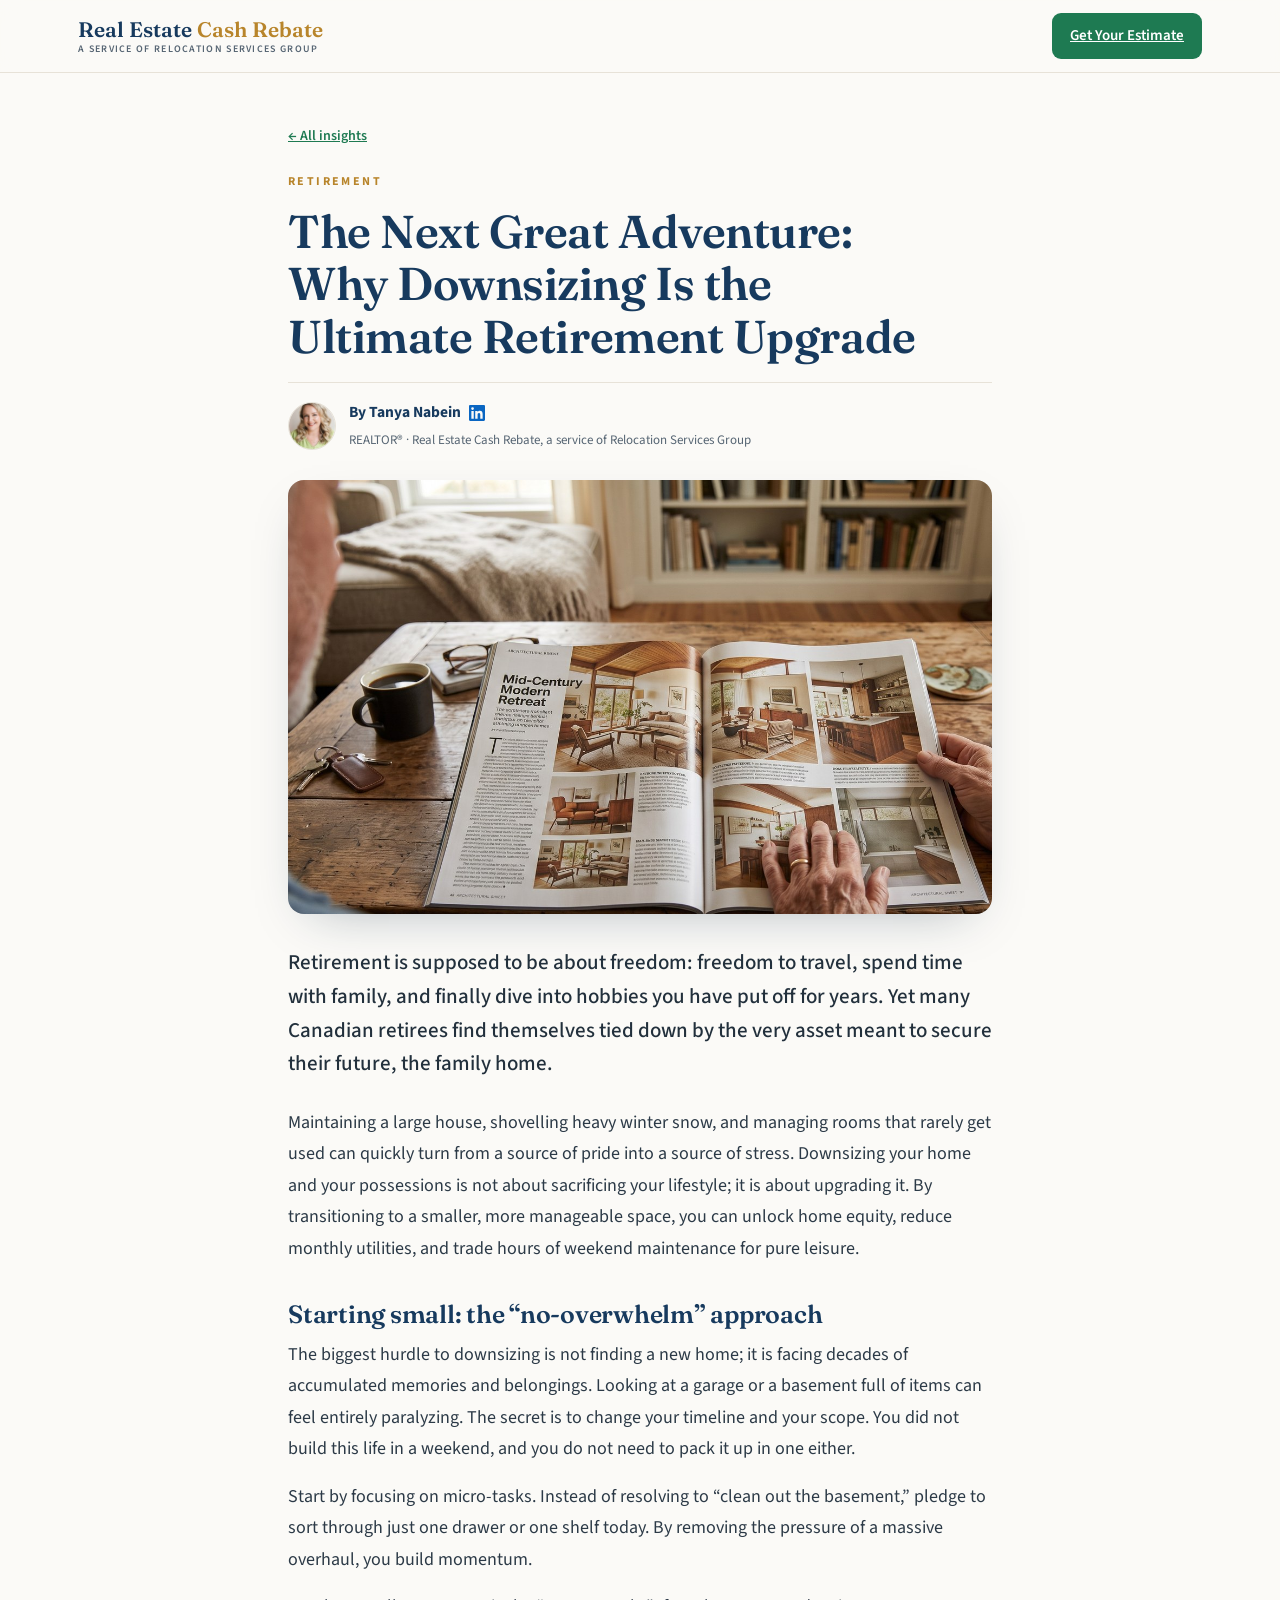
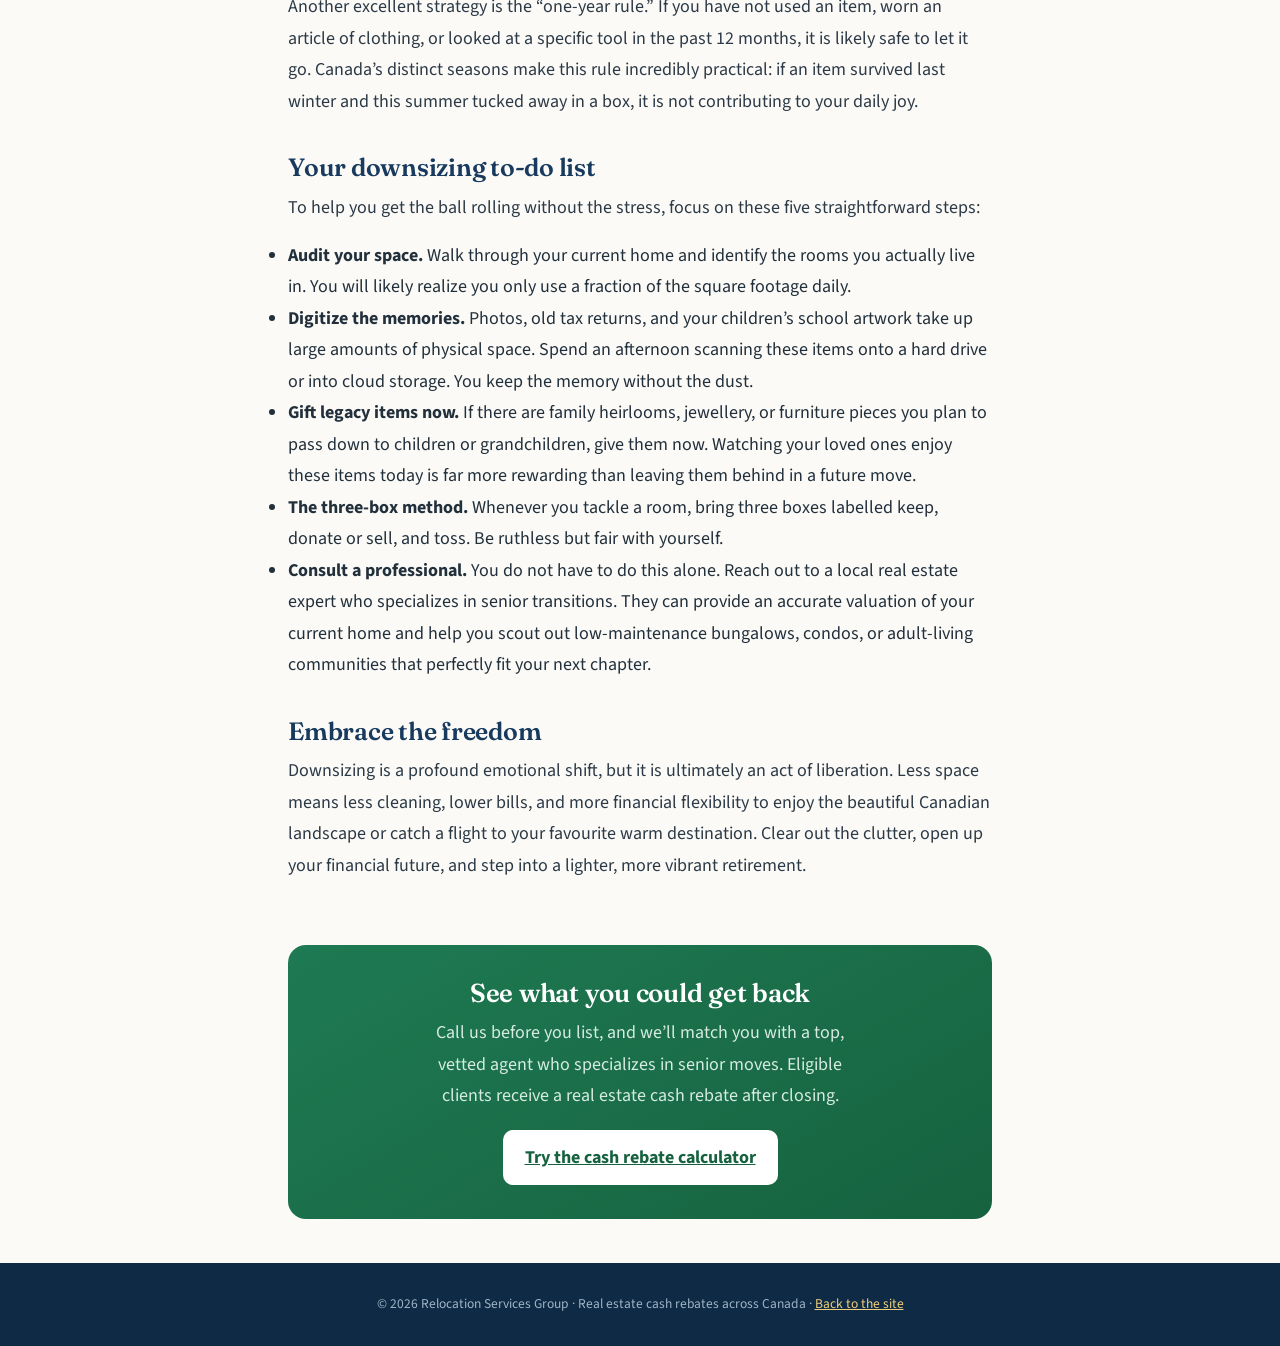
<file: article-retirement-upgrade.html>
<!DOCTYPE html>
<html lang="en">
<head>
<meta charset="UTF-8">
<meta name="viewport" content="width=device-width, initial-scale=1.0">
<title>The Next Great Adventure: Why Downsizing Is the Ultimate Retirement Upgrade | Real Estate Cash Rebate</title>
<meta name="description" content="Downsizing in retirement is not about giving things up; it is an upgrade. A practical, encouraging guide for Canadian retirees: where to start, a five-step to-do list, and how to embrace the freedom.">
<link rel="preconnect" href="https://fonts.googleapis.com">
<link rel="preconnect" href="https://fonts.gstatic.com" crossorigin>
<link href="https://fonts.googleapis.com/css2?family=Fraunces:opsz,wght@9..144,400;9..144,500;9..144,600;9..144,700&family=Source+Sans+3:wght@300;400;500;600;700&display=swap" rel="stylesheet">
<link rel="canonical" href="https://realestatecashback.ca/article-retirement-upgrade.html">
<link rel="icon" type="image/png" href="assets/favicon.png">
<meta name="theme-color" content="#173A5E">
<meta property="og:type" content="article">
<meta property="og:site_name" content="Real Estate Cashback">
<meta property="og:title" content="The Next Great Adventure: Why Downsizing Is the Ultimate Retirement Upgrade">
<meta property="og:description" content="Downsizing in retirement is not about giving things up; it is an upgrade. A practical, encouraging guide for Canadian retirees.">
<meta property="og:url" content="https://realestatecashback.ca/article-retirement-upgrade.html">
<meta property="og:image" content="https://realestatecashback.ca/assets/img/bulletin-retirement-upgrade.jpg">
<meta property="article:author" content="Tanya Nabein">
<meta name="twitter:card" content="summary_large_image">
<meta name="twitter:title" content="The Next Great Adventure: Why Downsizing Is the Ultimate Retirement Upgrade">
<meta name="twitter:image" content="https://realestatecashback.ca/assets/img/bulletin-retirement-upgrade.jpg">
<link rel="stylesheet" href="assets/article.css">
<script type="application/ld+json">
{ "@context": "https://schema.org", "@type": "BlogPosting", "headline": "The Next Great Adventure: Why Downsizing Is the Ultimate Retirement Upgrade", "description": "Downsizing in retirement is not about giving things up; it is an upgrade. A practical, encouraging guide for Canadian retirees: where to start, a five-step to-do list, and how to embrace the freedom.", "image": "https://realestatecashback.ca/assets/img/bulletin-retirement-upgrade.jpg", "inLanguage": "en-CA", "datePublished": "2026-07-06", "author": { "@type": "Person", "name": "Tanya Nabein", "jobTitle": "REALTOR", "url": "https://www.linkedin.com/in/tanya-nabein-2341b2377/", "sameAs": ["https://www.linkedin.com/in/tanya-nabein-2341b2377/"] }, "publisher": { "@type": "Organization", "name": "Real Estate Cashback", "logo": { "@type": "ImageObject", "url": "https://realestatecashback.ca/assets/favicon.png" } }, "isPartOf": { "@type": "WebSite", "name": "Real Estate Cashback", "url": "https://realestatecashback.ca/" }, "mainEntityOfPage": "https://realestatecashback.ca/article-retirement-upgrade.html" }
</script>
</head>
<body>
<header class="site">
  <div class="bar">
    <a class="brand" href="/">
      <span class="mark">Real Estate <span>Cash Rebate</span></span>
      <span class="sub">A service of Relocation Services Group</span>
    </a>
    <a class="cta" href="/#calc">Get Your Estimate</a>
  </div>
</header>
<main class="wrap">
  <div class="article-hero">
    <a class="back" href="/#insights">&#8592; All insights</a>
    <div class="eyebrow">Retirement</div>
    <h1>The Next Great Adventure: Why Downsizing Is the Ultimate Retirement Upgrade</h1>
    <div class="byline">
      <img class="byline-photo" src="assets/img/author-tanya.jpg" alt="Tanya Nabein" width="48" height="48">
      <div class="byline-text">
        <div class="byline-name">By Tanya Nabein <a class="byline-li" href="https://www.linkedin.com/in/tanya-nabein-2341b2377/" target="_blank" rel="noopener" aria-label="Tanya Nabein on LinkedIn"><svg viewBox="0 0 24 24" aria-hidden="true"><path d="M20.45 20.45h-3.56v-5.57c0-1.33-.02-3.04-1.85-3.04-1.85 0-2.13 1.45-2.13 2.94v5.67H9.35V9h3.41v1.56h.05c.48-.9 1.64-1.85 3.37-1.85 3.6 0 4.27 2.37 4.27 5.45v6.29zM5.34 7.43a2.06 2.06 0 1 1 0-4.12 2.06 2.06 0 0 1 0 4.12zM7.12 20.45H3.56V9h3.56v11.45zM22.22 0H1.77C.79 0 0 .77 0 1.72v20.56C0 23.23.79 24 1.77 24h20.45c.98 0 1.78-.77 1.78-1.72V1.72C24 .77 23.2 0 22.22 0z"/></svg></a></div>
        <div class="byline-sub">REALTOR&#174; &#183; Real Estate Cash Rebate, a service of Relocation Services Group</div>
      </div>
    </div>
    <figure class="hero-figure"><img src="assets/img/bulletin-retirement-upgrade.jpg" alt="A relaxed senior couple reading a home design magazine over coffee in a bright living room" width="1300" height="802"></figure>
  </div>
  <article class="body">
<p class="standfirst">Retirement is supposed to be about freedom: freedom to travel, spend time with family, and finally dive into hobbies you have put off for years. Yet many Canadian retirees find themselves tied down by the very asset meant to secure their future, the family home.</p>
<p>Maintaining a large house, shovelling heavy winter snow, and managing rooms that rarely get used can quickly turn from a source of pride into a source of stress. Downsizing your home and your possessions is not about sacrificing your lifestyle; it is about upgrading it. By transitioning to a smaller, more manageable space, you can unlock home equity, reduce monthly utilities, and trade hours of weekend maintenance for pure leisure.</p>
<h2>Starting small: the &#8220;no-overwhelm&#8221; approach</h2>
<p>The biggest hurdle to downsizing is not finding a new home; it is facing decades of accumulated memories and belongings. Looking at a garage or a basement full of items can feel entirely paralyzing. The secret is to change your timeline and your scope. You did not build this life in a weekend, and you do not need to pack it up in one either.</p>
<p>Start by focusing on micro-tasks. Instead of resolving to &#8220;clean out the basement,&#8221; pledge to sort through just one drawer or one shelf today. By removing the pressure of a massive overhaul, you build momentum.</p>
<p>Another excellent strategy is the &#8220;one-year rule.&#8221; If you have not used an item, worn an article of clothing, or looked at a specific tool in the past 12 months, it is likely safe to let it go. Canada&#8217;s distinct seasons make this rule incredibly practical: if an item survived last winter and this summer tucked away in a box, it is not contributing to your daily joy.</p>
<h2>Your downsizing to-do list</h2>
<p>To help you get the ball rolling without the stress, focus on these five straightforward steps:</p>
<ul>
<li><b>Audit your space.</b> Walk through your current home and identify the rooms you actually live in. You will likely realize you only use a fraction of the square footage daily.</li>
<li><b>Digitize the memories.</b> Photos, old tax returns, and your children&#8217;s school artwork take up large amounts of physical space. Spend an afternoon scanning these items onto a hard drive or into cloud storage. You keep the memory without the dust.</li>
<li><b>Gift legacy items now.</b> If there are family heirlooms, jewellery, or furniture pieces you plan to pass down to children or grandchildren, give them now. Watching your loved ones enjoy these items today is far more rewarding than leaving them behind in a future move.</li>
<li><b>The three-box method.</b> Whenever you tackle a room, bring three boxes labelled keep, donate or sell, and toss. Be ruthless but fair with yourself.</li>
<li><b>Consult a professional.</b> You do not have to do this alone. Reach out to a local real estate expert who specializes in senior transitions. They can provide an accurate valuation of your current home and help you scout out low-maintenance bungalows, condos, or adult-living communities that perfectly fit your next chapter.</li>
</ul>
<h2>Embrace the freedom</h2>
<p>Downsizing is a profound emotional shift, but it is ultimately an act of liberation. Less space means less cleaning, lower bills, and more financial flexibility to enjoy the beautiful Canadian landscape or catch a flight to your favourite warm destination. Clear out the clutter, open up your financial future, and step into a lighter, more vibrant retirement.</p>
  </article>
  <div class="article-cta">
    <h3>See what you could get back</h3>
    <p>Call us before you list, and we&#8217;ll match you with a top, vetted agent who specializes in senior moves. Eligible clients receive a real estate cash rebate after closing.</p>
    <a href="/#calc">Try the cash rebate calculator</a>
  </div>
</main>
<footer class="site">
  &copy; 2026 Relocation Services Group &#183; Real estate cash rebates across Canada &#183; <a href="/">Back to the site</a>
</footer>
</body>
</html>
</file>
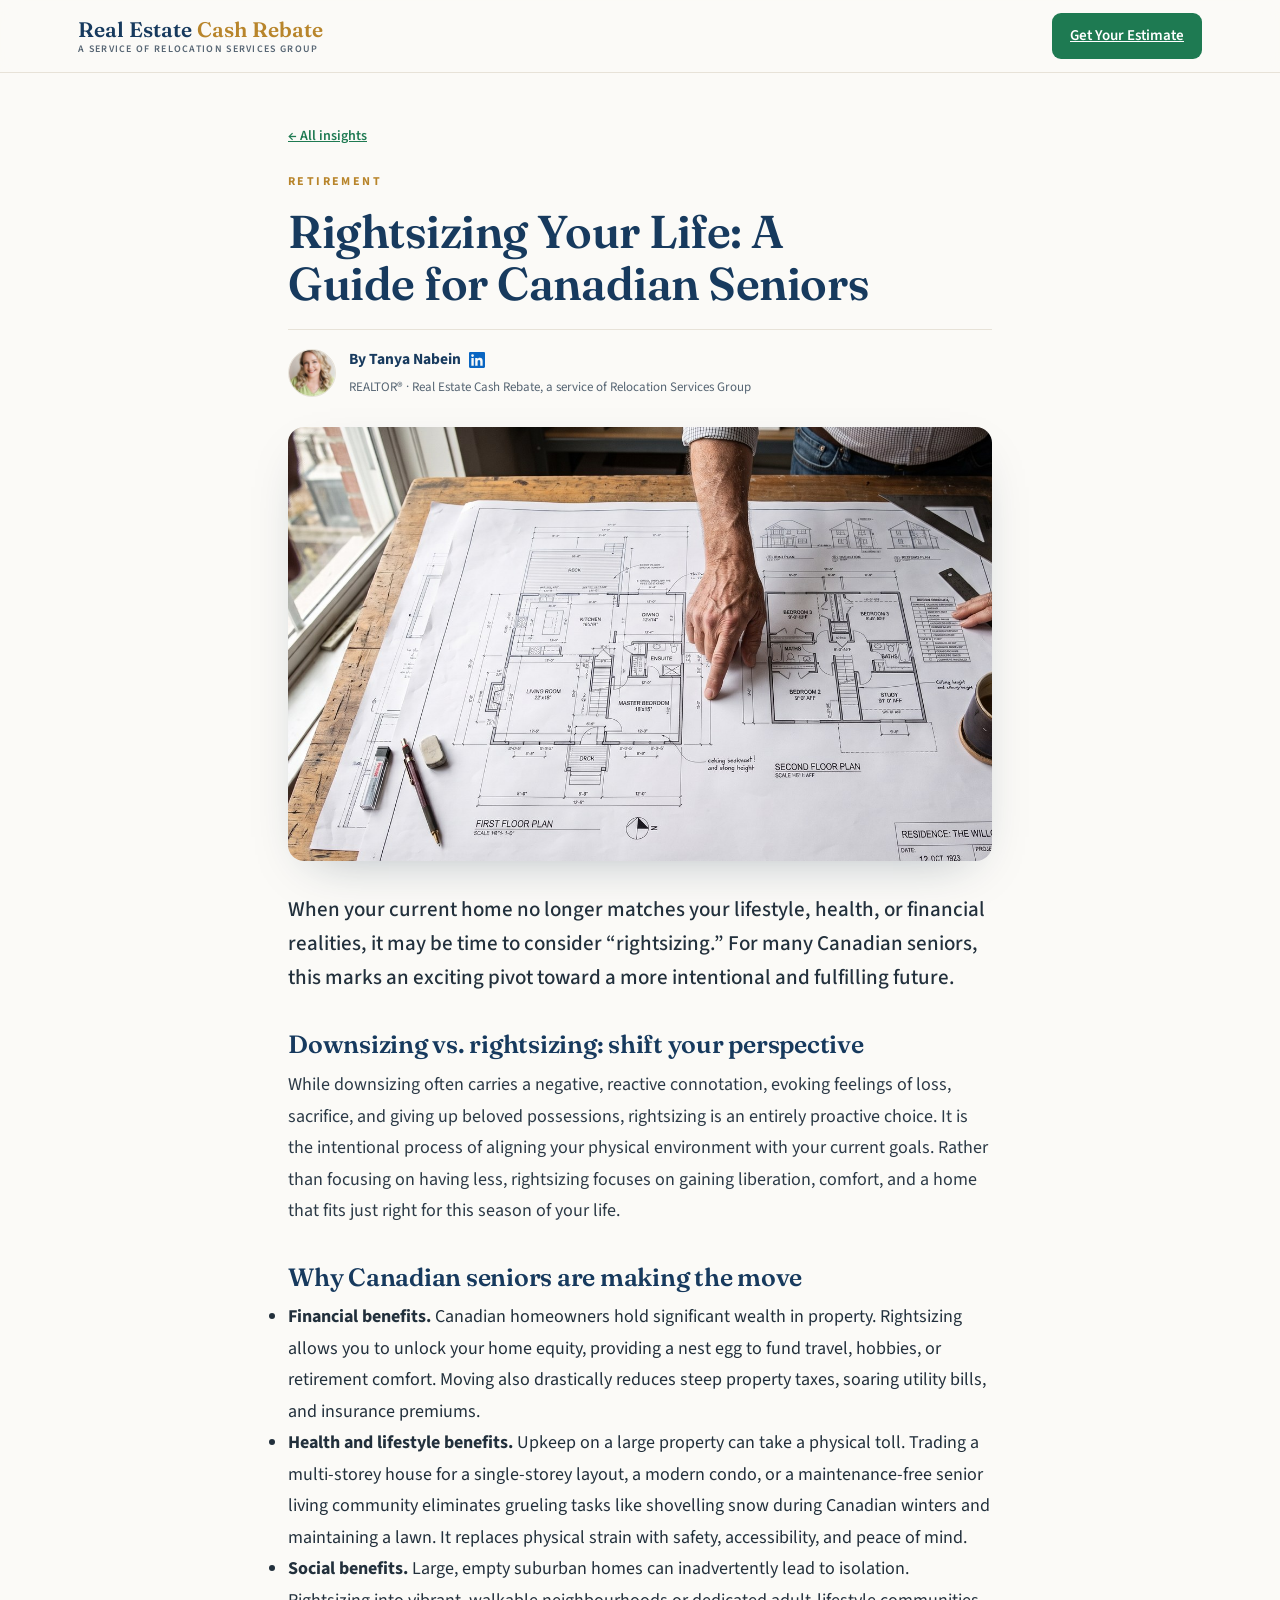
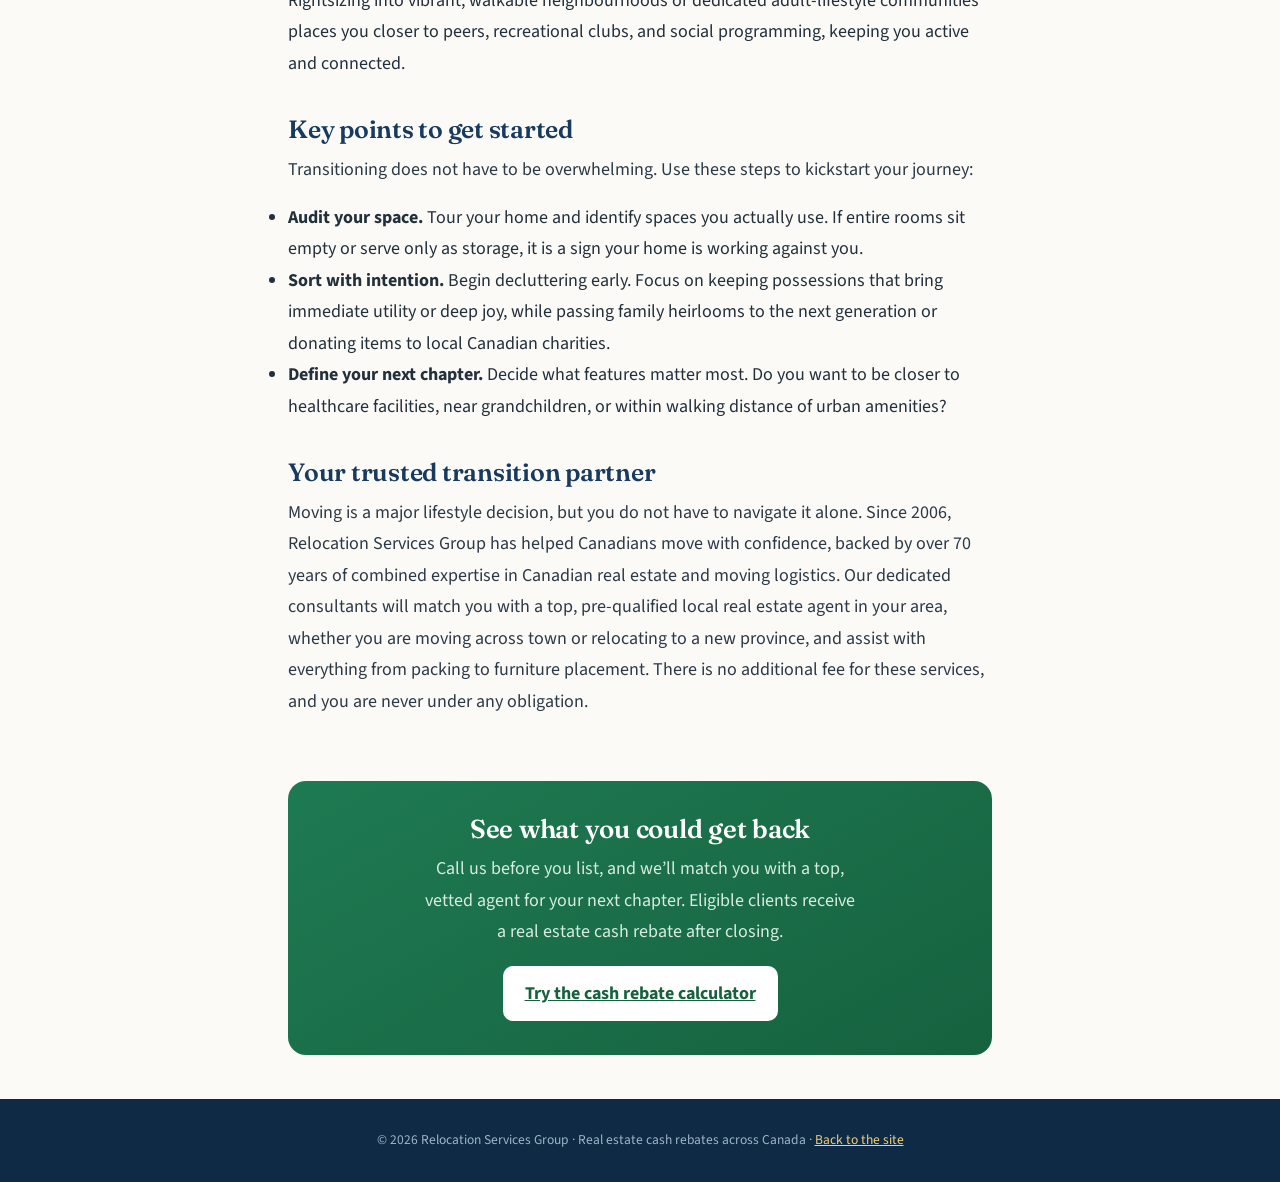
<file: article-rightsizing.html>
<!DOCTYPE html>
<html lang="en">
<head>
<meta charset="UTF-8">
<meta name="viewport" content="width=device-width, initial-scale=1.0">
<title>Rightsizing Your Life: A Guide for Canadian Seniors | Real Estate Cash Rebate</title>
<meta name="description" content="Rightsizing is the proactive, positive alternative to downsizing. A guide for Canadian seniors on the financial, health, and social benefits, and how to get started.">
<link rel="preconnect" href="https://fonts.googleapis.com">
<link rel="preconnect" href="https://fonts.gstatic.com" crossorigin>
<link href="https://fonts.googleapis.com/css2?family=Fraunces:opsz,wght@9..144,400;9..144,500;9..144,600;9..144,700&family=Source+Sans+3:wght@300;400;500;600;700&display=swap" rel="stylesheet">
<link rel="canonical" href="https://realestatecashback.ca/article-rightsizing.html">
<link rel="icon" type="image/png" href="assets/favicon.png">
<meta name="theme-color" content="#173A5E">
<meta property="og:type" content="article">
<meta property="og:site_name" content="Real Estate Cashback">
<meta property="og:title" content="Rightsizing Your Life: A Guide for Canadian Seniors">
<meta property="og:description" content="Rightsizing is the proactive, positive alternative to downsizing. A guide for Canadian seniors on the financial, health, and social benefits, and how to get started.">
<meta property="og:url" content="https://realestatecashback.ca/article-rightsizing.html">
<meta property="og:image" content="https://realestatecashback.ca/assets/img/bulletin-rightsizing.jpg">
<meta property="article:author" content="Tanya Nabein">
<meta name="twitter:card" content="summary_large_image">
<meta name="twitter:title" content="Rightsizing Your Life: A Guide for Canadian Seniors">
<meta name="twitter:image" content="https://realestatecashback.ca/assets/img/bulletin-rightsizing.jpg">
<link rel="stylesheet" href="assets/article.css">
<script type="application/ld+json">
{ "@context": "https://schema.org", "@type": "BlogPosting", "headline": "Rightsizing Your Life: A Guide for Canadian Seniors", "description": "Rightsizing is the proactive, positive alternative to downsizing. A guide for Canadian seniors on the financial, health, and social benefits, and how to get started.", "image": "https://realestatecashback.ca/assets/img/bulletin-rightsizing.jpg", "inLanguage": "en-CA", "datePublished": "2026-07-06", "author": { "@type": "Person", "name": "Tanya Nabein", "jobTitle": "REALTOR", "url": "https://www.linkedin.com/in/tanya-nabein-2341b2377/", "sameAs": ["https://www.linkedin.com/in/tanya-nabein-2341b2377/"] }, "publisher": { "@type": "Organization", "name": "Real Estate Cashback", "logo": { "@type": "ImageObject", "url": "https://realestatecashback.ca/assets/favicon.png" } }, "isPartOf": { "@type": "WebSite", "name": "Real Estate Cashback", "url": "https://realestatecashback.ca/" }, "mainEntityOfPage": "https://realestatecashback.ca/article-rightsizing.html" }
</script>
</head>
<body>
<header class="site">
  <div class="bar">
    <a class="brand" href="/">
      <span class="mark">Real Estate <span>Cash Rebate</span></span>
      <span class="sub">A service of Relocation Services Group</span>
    </a>
    <a class="cta" href="/#calc">Get Your Estimate</a>
  </div>
</header>
<main class="wrap">
  <div class="article-hero">
    <a class="back" href="/#insights">&#8592; All insights</a>
    <div class="eyebrow">Retirement</div>
    <h1>Rightsizing Your Life: A Guide for Canadian Seniors</h1>
    <div class="byline">
      <img class="byline-photo" src="assets/img/author-tanya.jpg" alt="Tanya Nabein" width="48" height="48">
      <div class="byline-text">
        <div class="byline-name">By Tanya Nabein <a class="byline-li" href="https://www.linkedin.com/in/tanya-nabein-2341b2377/" target="_blank" rel="noopener" aria-label="Tanya Nabein on LinkedIn"><svg viewBox="0 0 24 24" aria-hidden="true"><path d="M20.45 20.45h-3.56v-5.57c0-1.33-.02-3.04-1.85-3.04-1.85 0-2.13 1.45-2.13 2.94v5.67H9.35V9h3.41v1.56h.05c.48-.9 1.64-1.85 3.37-1.85 3.6 0 4.27 2.37 4.27 5.45v6.29zM5.34 7.43a2.06 2.06 0 1 1 0-4.12 2.06 2.06 0 0 1 0 4.12zM7.12 20.45H3.56V9h3.56v11.45zM22.22 0H1.77C.79 0 0 .77 0 1.72v20.56C0 23.23.79 24 1.77 24h20.45c.98 0 1.78-.77 1.78-1.72V1.72C24 .77 23.2 0 22.22 0z"/></svg></a></div>
        <div class="byline-sub">REALTOR&#174; &#183; Real Estate Cash Rebate, a service of Relocation Services Group</div>
      </div>
    </div>
    <figure class="hero-figure"><img src="assets/img/bulletin-rightsizing.jpg" alt="A senior couple reviewing architectural floor plans for their next home at a sunlit table" width="1300" height="802"></figure>
  </div>
  <article class="body">
<p class="standfirst">When your current home no longer matches your lifestyle, health, or financial realities, it may be time to consider &#8220;rightsizing.&#8221; For many Canadian seniors, this marks an exciting pivot toward a more intentional and fulfilling future.</p>
<h2>Downsizing vs. rightsizing: shift your perspective</h2>
<p>While downsizing often carries a negative, reactive connotation, evoking feelings of loss, sacrifice, and giving up beloved possessions, rightsizing is an entirely proactive choice. It is the intentional process of aligning your physical environment with your current goals. Rather than focusing on having less, rightsizing focuses on gaining liberation, comfort, and a home that fits just right for this season of your life.</p>
<h2>Why Canadian seniors are making the move</h2>
<ul>
<li><b>Financial benefits.</b> Canadian homeowners hold significant wealth in property. Rightsizing allows you to unlock your home equity, providing a nest egg to fund travel, hobbies, or retirement comfort. Moving also drastically reduces steep property taxes, soaring utility bills, and insurance premiums.</li>
<li><b>Health and lifestyle benefits.</b> Upkeep on a large property can take a physical toll. Trading a multi-storey house for a single-storey layout, a modern condo, or a maintenance-free senior living community eliminates grueling tasks like shovelling snow during Canadian winters and maintaining a lawn. It replaces physical strain with safety, accessibility, and peace of mind.</li>
<li><b>Social benefits.</b> Large, empty suburban homes can inadvertently lead to isolation. Rightsizing into vibrant, walkable neighbourhoods or dedicated adult-lifestyle communities places you closer to peers, recreational clubs, and social programming, keeping you active and connected.</li>
</ul>
<h2>Key points to get started</h2>
<p>Transitioning does not have to be overwhelming. Use these steps to kickstart your journey:</p>
<ul>
<li><b>Audit your space.</b> Tour your home and identify spaces you actually use. If entire rooms sit empty or serve only as storage, it is a sign your home is working against you.</li>
<li><b>Sort with intention.</b> Begin decluttering early. Focus on keeping possessions that bring immediate utility or deep joy, while passing family heirlooms to the next generation or donating items to local Canadian charities.</li>
<li><b>Define your next chapter.</b> Decide what features matter most. Do you want to be closer to healthcare facilities, near grandchildren, or within walking distance of urban amenities?</li>
</ul>
<h2>Your trusted transition partner</h2>
<p>Moving is a major lifestyle decision, but you do not have to navigate it alone. Since 2006, Relocation Services Group has helped Canadians move with confidence, backed by over 70 years of combined expertise in Canadian real estate and moving logistics. Our dedicated consultants will match you with a top, pre-qualified local real estate agent in your area, whether you are moving across town or relocating to a new province, and assist with everything from packing to furniture placement. There is no additional fee for these services, and you are never under any obligation.</p>
  </article>
  <div class="article-cta">
    <h3>See what you could get back</h3>
    <p>Call us before you list, and we&#8217;ll match you with a top, vetted agent for your next chapter. Eligible clients receive a real estate cash rebate after closing.</p>
    <a href="/#calc">Try the cash rebate calculator</a>
  </div>
</main>
<footer class="site">
  &copy; 2026 Relocation Services Group &#183; Real estate cash rebates across Canada &#183; <a href="/">Back to the site</a>
</footer>
</body>
</html>
</file>
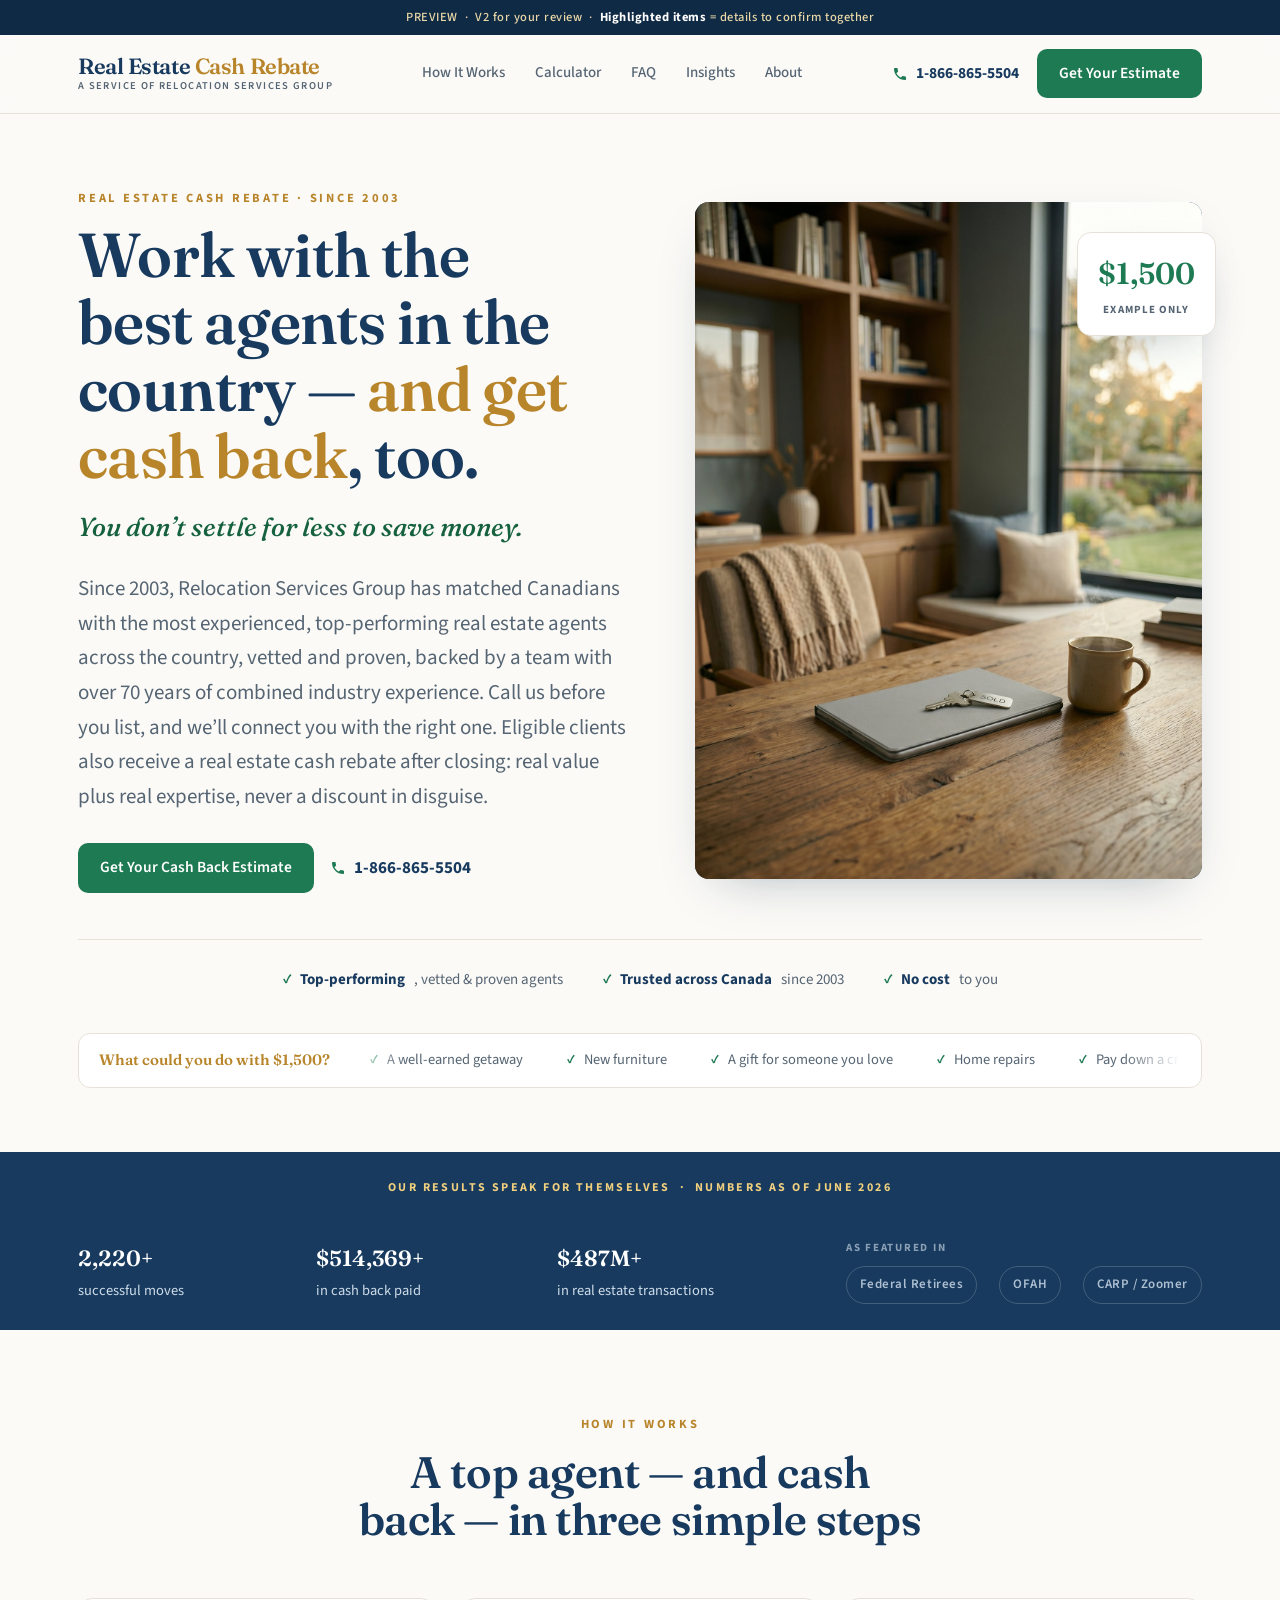
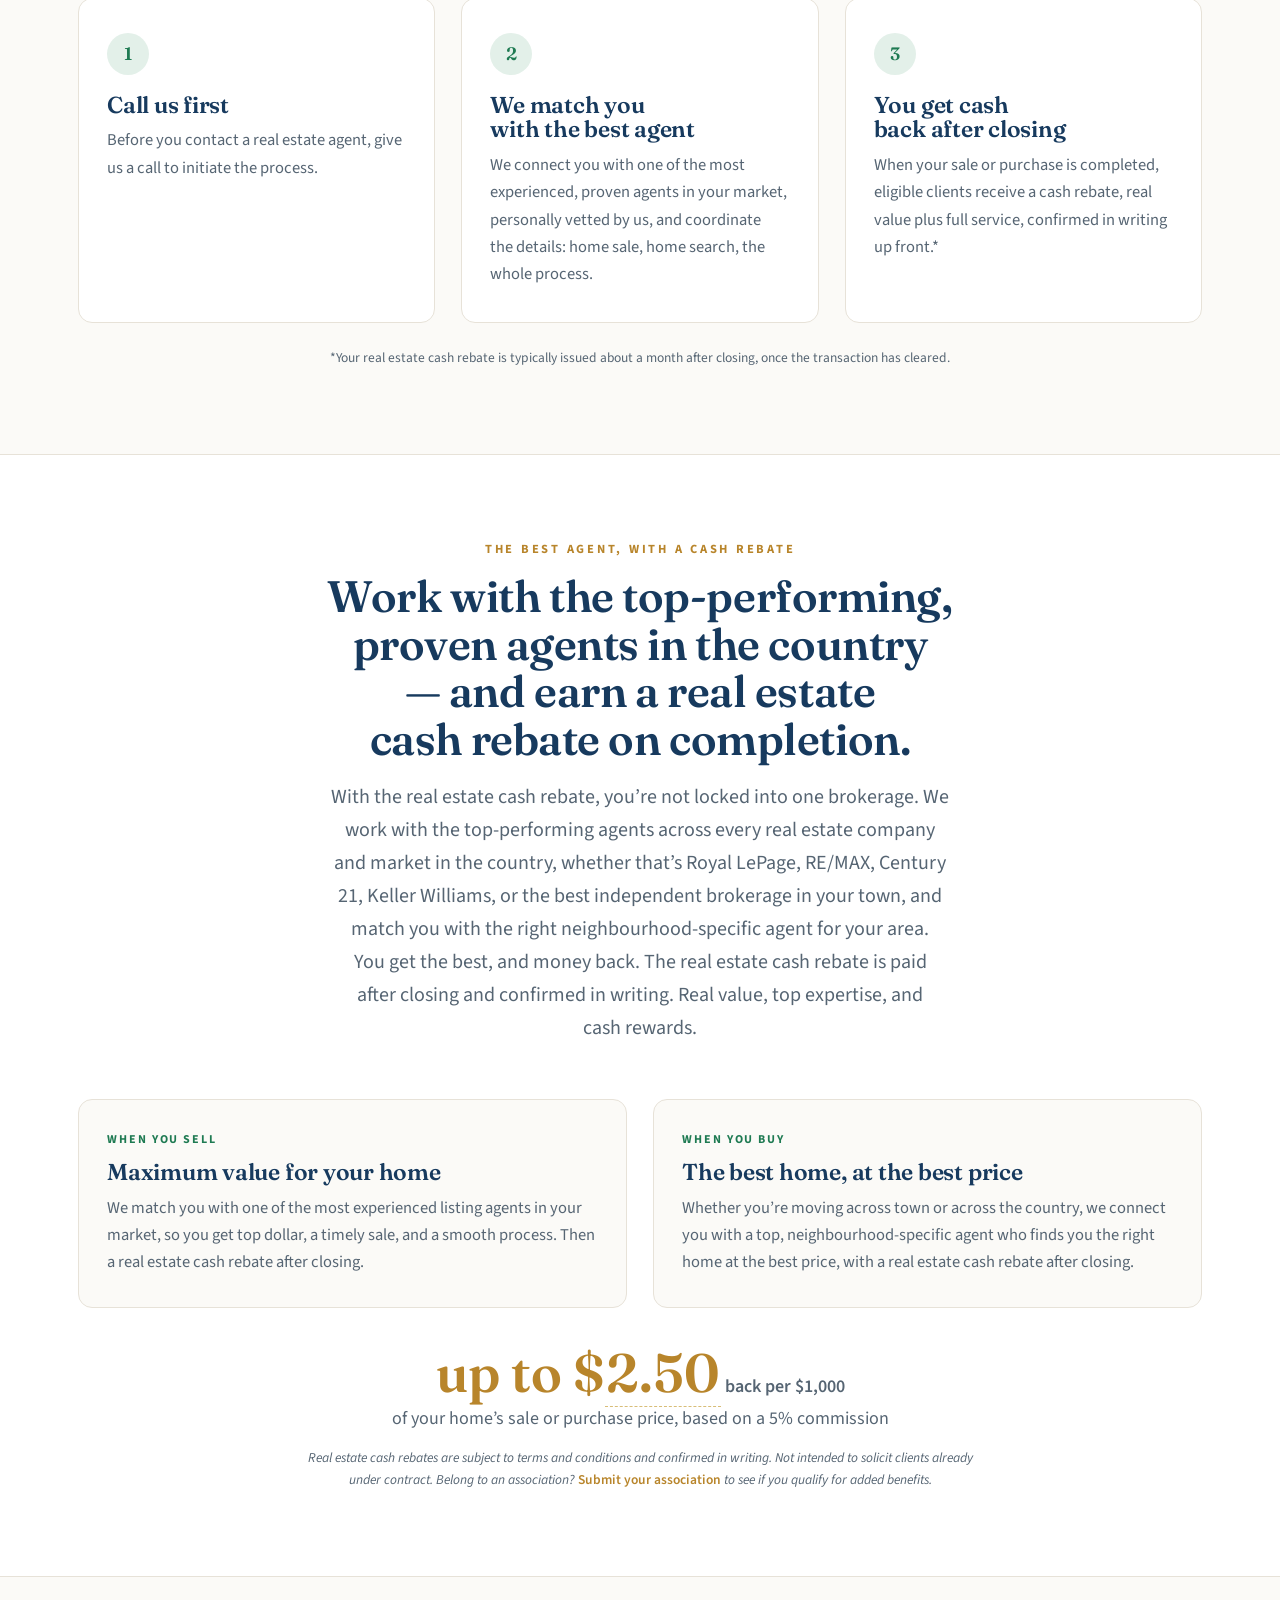
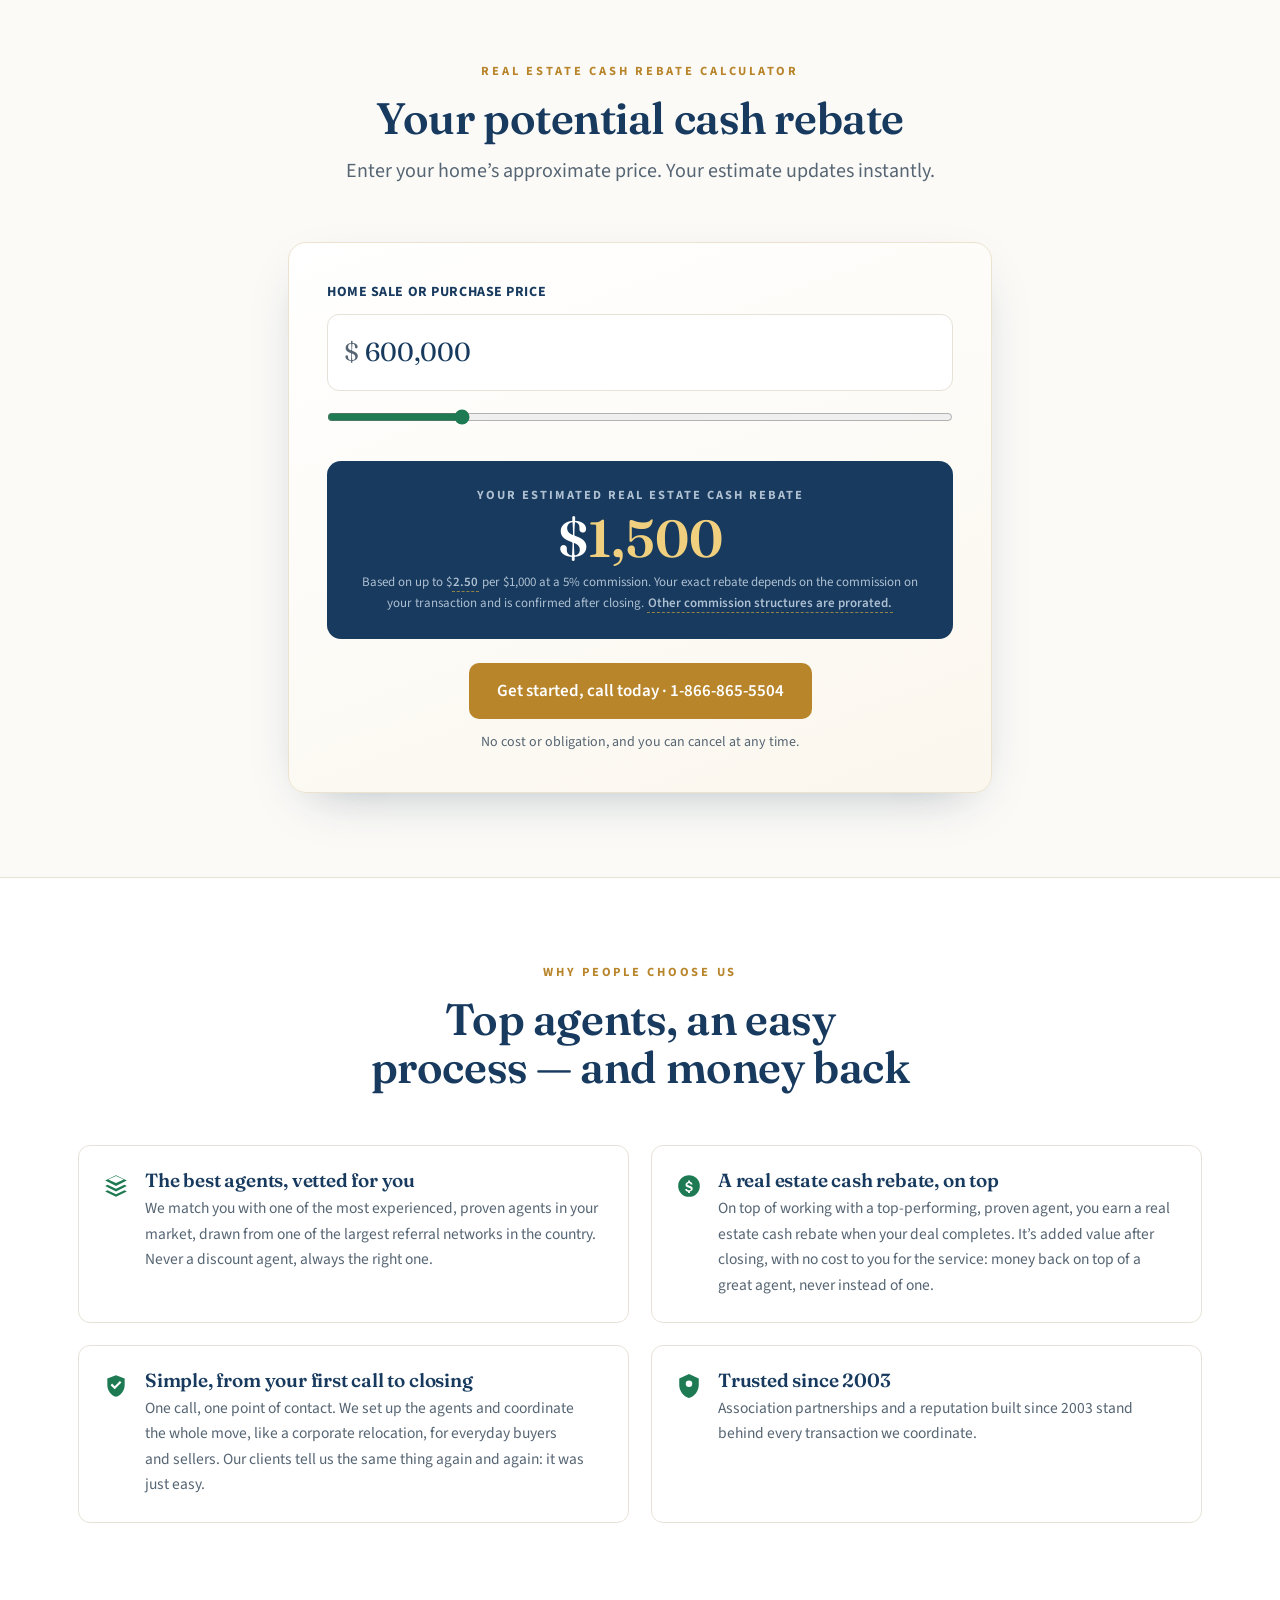
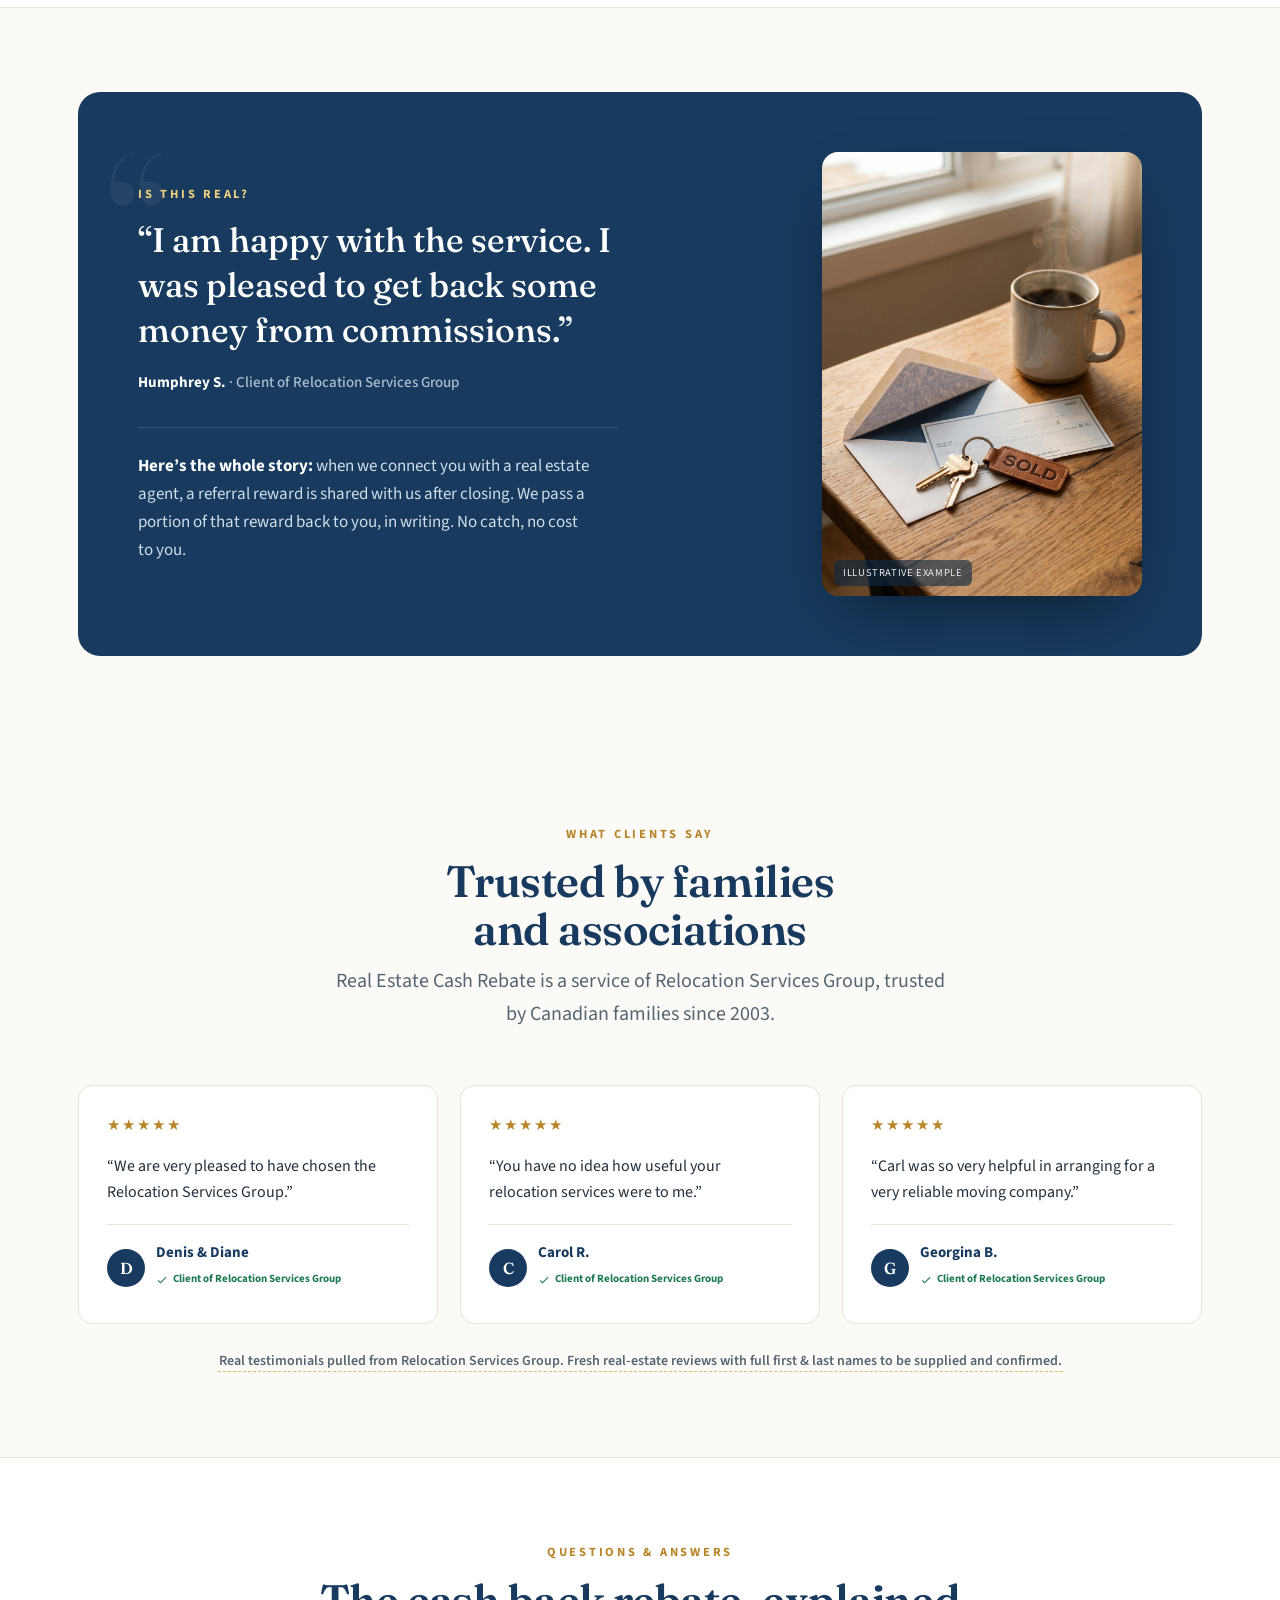
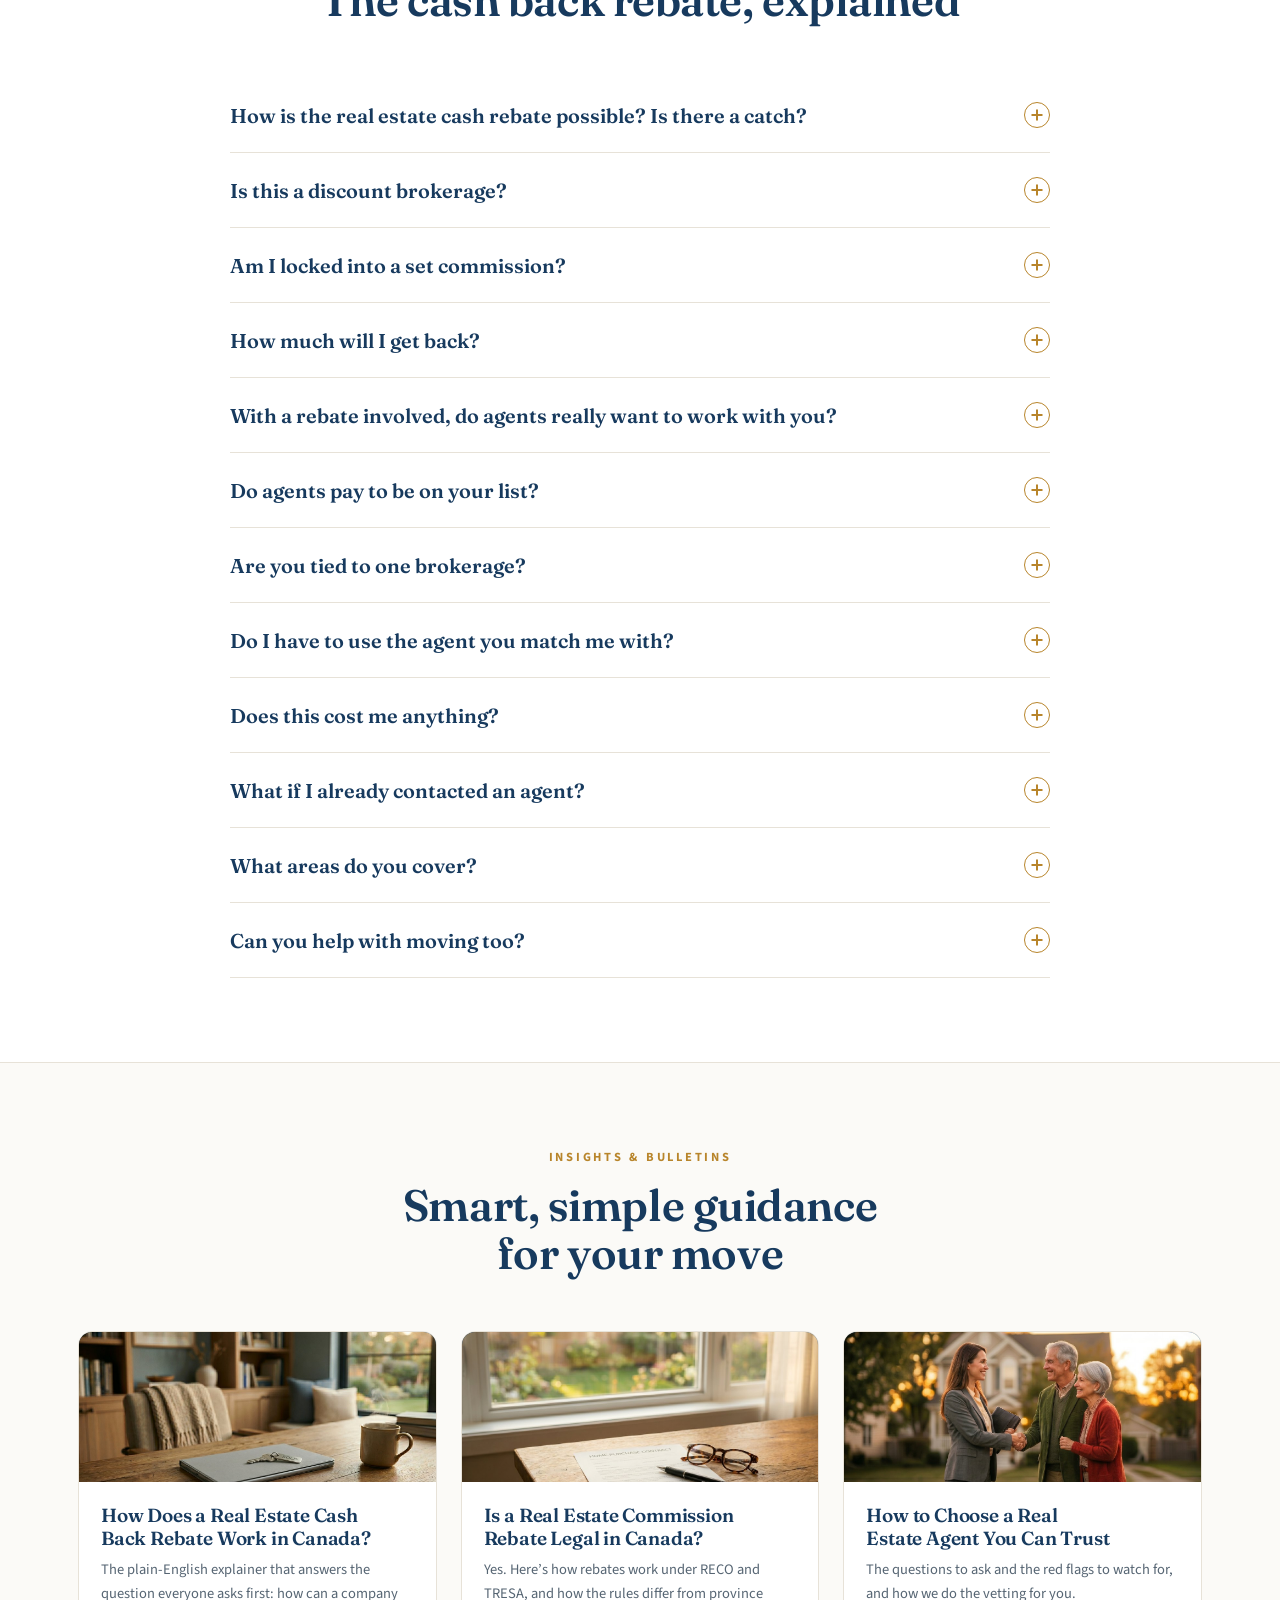
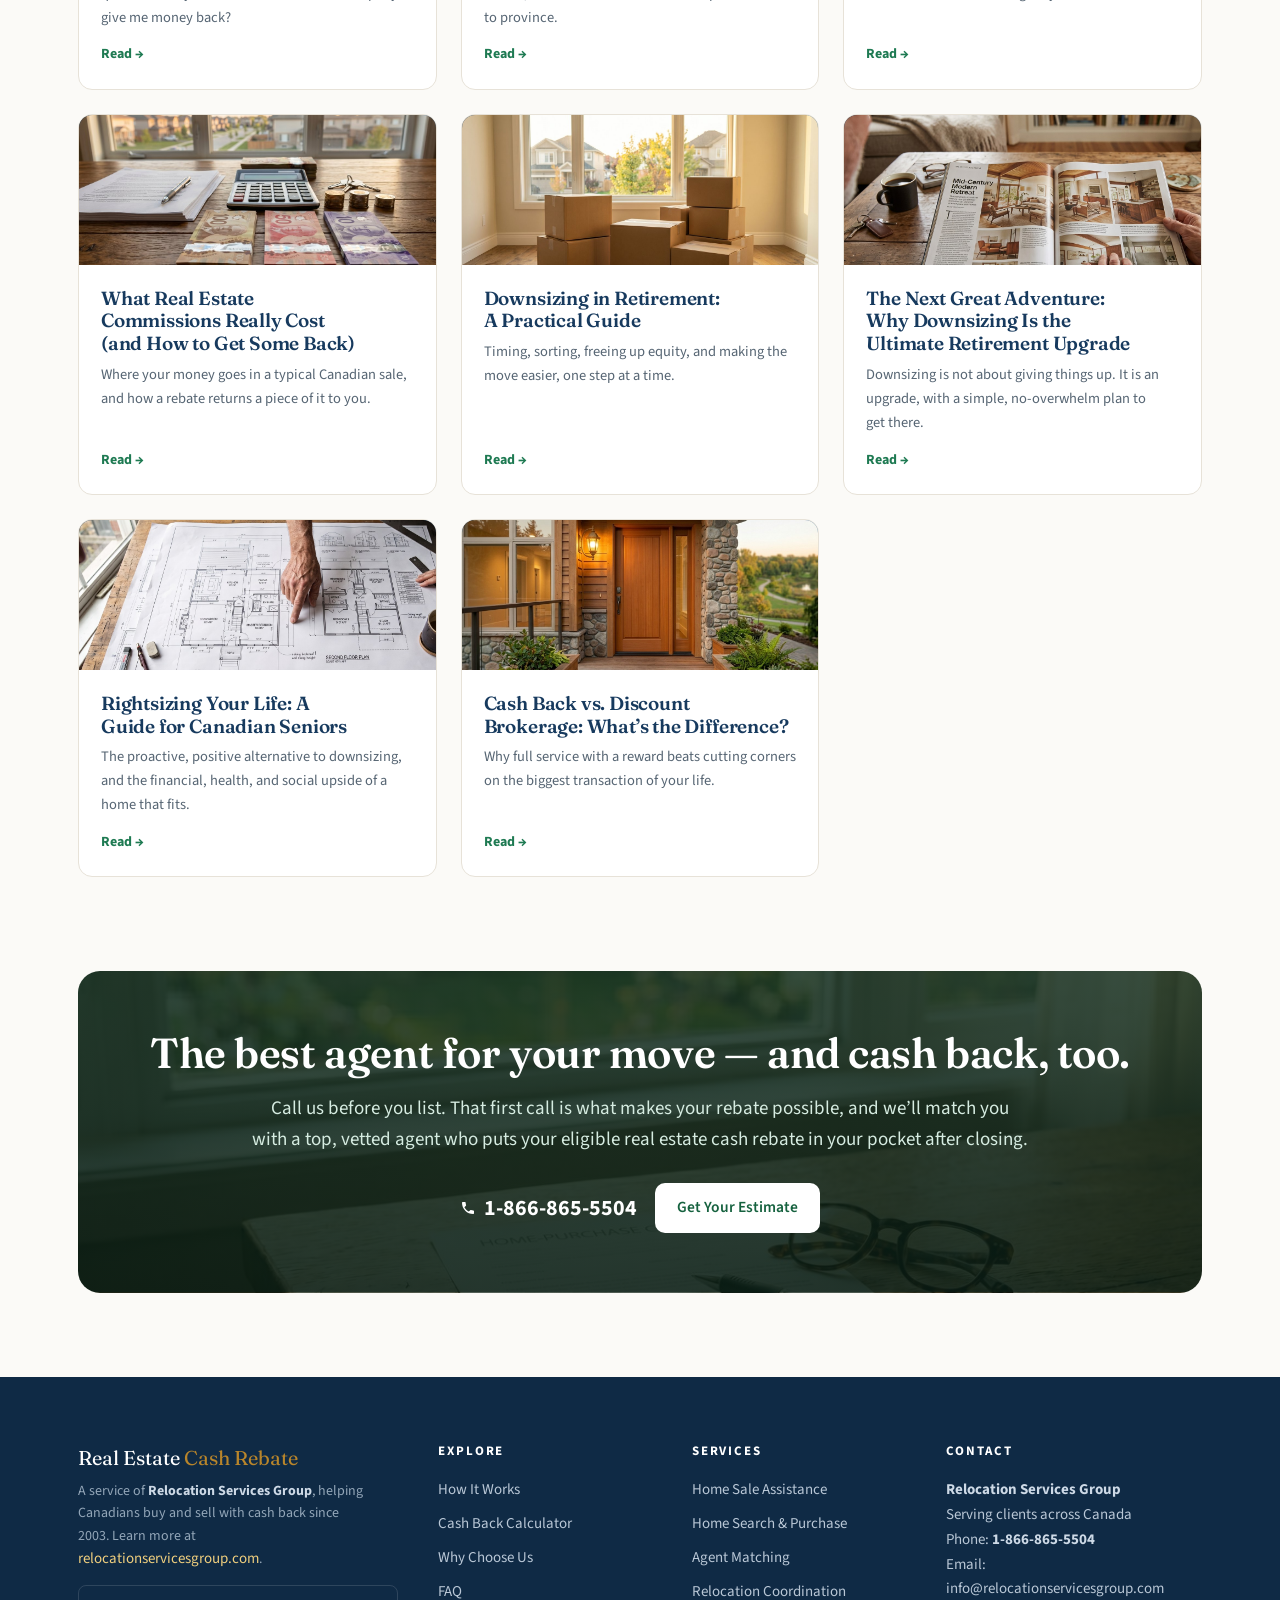
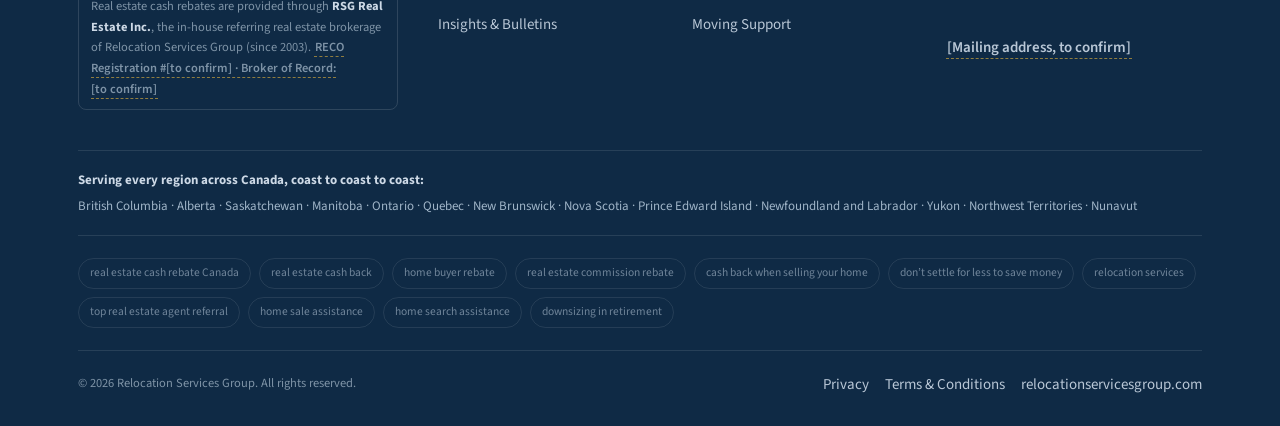
<file: website-preview.html>
<!DOCTYPE html>
<html lang="en">
<head>
<meta charset="UTF-8">
<meta name="viewport" content="width=device-width, initial-scale=1.0">
<meta name="robots" content="noindex, nofollow, noarchive">
<title>Real Estate Cashback Canada | Cash Back When You Buy or Sell a Home</title>
<meta name="description" content="Real estate cashback done right. Since 2003, Relocation Services Group matches Canadians with the best, most experienced agents and pays a real estate cashback rebate after closing. You don't settle for less to save money. Call before you list.">
<meta name="keywords" content="real estate cashback, real estate cashback Canada, real estate cashback rebate, real estate cash rebate, cash back when buying a home, cash back when selling a home, home buyer rebate, real estate commission rebate, Relocation Services Group">
<meta name="author" content="Relocation Services Group">
<link rel="canonical" href="https://79dev.com/portal/cashback-realestate/website-preview.html">
<link rel="icon" type="image/png" href="/brand/79 favicon circle dark.png">
<meta name="theme-color" content="#173A5E">
<meta property="og:type" content="website">
<meta property="og:site_name" content="Real Estate Cash Rebate">
<meta property="og:title" content="Real Estate Cashback Canada | The Best Agents, and Cash Back, Too">
<meta property="og:description" content="Real estate cashback done right. Get matched with the best agents across Canada and earn a real estate cashback rebate after closing. You don't settle for less to save money.">
<meta property="og:url" content="https://79dev.com/portal/cashback-realestate/website-preview.html">
<meta property="og:image" content="https://79dev.com/portal/cashback-realestate/assets/img/og-image.jpg">
<meta property="og:image:width" content="1200">
<meta property="og:image:height" content="630">
<meta name="twitter:card" content="summary_large_image">
<meta name="twitter:title" content="Real Estate Cashback Canada | The Best Agents, and Cash Back, Too">
<meta name="twitter:description" content="Real estate cashback done right. Get matched with the best agents across Canada and earn a real estate cashback rebate after closing.">
<meta name="twitter:image" content="https://79dev.com/portal/cashback-realestate/assets/img/og-image.jpg">

<link rel="preconnect" href="https://fonts.googleapis.com">
<link rel="preconnect" href="https://fonts.gstatic.com" crossorigin>
<link href="https://fonts.googleapis.com/css2?family=Fraunces:opsz,wght@9..144,400;9..144,500;9..144,600;9..144,700&family=Source+Sans+3:wght@300;400;500;600;700&display=swap" rel="stylesheet">
<style>
  :root{
    --paper:#FBFAF7;          /* warm off-white base */
    --white:#FFFFFF;
    --ink:#22303C;            /* charcoal body text */
    --ink-soft:#566573;
    --navy:#173A5E;           /* primary, trust */
    --navy-deep:#0F2A45;
    --slate:#5E83A4;          /* support */
    --gold:#B8852B;           /* heritage gold, reward moments */
    --gold-soft:#F3E6C8;
    --green:#1E7A52;          /* action / money / go */
    --green-deep:#16623F;
    --green-soft:#E3F0E9;     /* light green accent wash */
    --green-line:#BFE0CF;     /* light green hairline */
    --line:#E7E2D8;           /* warm hairline */
    --shadow:0 18px 50px -24px rgba(15,42,69,.35);
    --radius:14px;
    --maxw:1180px;
  }
  *{margin:0;padding:0;box-sizing:border-box}
  html{scroll-behavior:smooth}
  body{font-family:'Source Sans 3',sans-serif;color:var(--ink);background:var(--paper);line-height:1.65;font-size:18px;-webkit-font-smoothing:antialiased;text-wrap:pretty}
  h1,h2,h3,h4{font-family:'Fraunces',serif;color:var(--navy);line-height:1.08;font-weight:600;letter-spacing:-.01em;text-wrap:balance}
  a{color:inherit;text-decoration:none}
  .wrap{max-width:var(--maxw);margin:0 auto;padding:0 28px}
  section{padding:84px 0}
  .eyebrow{font-family:'Source Sans 3',sans-serif;font-weight:700;font-size:12.5px;letter-spacing:.22em;text-transform:uppercase;color:var(--gold);margin-bottom:14px}
  .lead{font-size:20px;color:var(--ink-soft);max-width:62ch}

  /* placeholder marking */
  .ph{border-bottom:1px dashed rgba(200,162,62,.7);padding:0 1px;cursor:help;font-style:normal;font-weight:600}

  /* draft ribbon */
  .draftbar{background:var(--navy-deep);color:#EBD9A8;font-size:12.5px;letter-spacing:.04em;text-align:center;padding:7px 16px;font-weight:500}
  .draftbar b{color:#fff}

  /* ===== NAV ===== */
  header{position:sticky;top:0;z-index:50;background:rgba(251,250,247,.86);backdrop-filter:blur(10px);border-bottom:1px solid var(--line)}
  .nav{display:flex;align-items:center;justify-content:space-between;height:78px}
  .brand{display:flex;flex-direction:column;line-height:1}
  .brand .mark{font-family:'Fraunces',serif;font-weight:600;font-size:22px;color:var(--navy);letter-spacing:-.02em}
  .brand .mark span{color:var(--gold)}
  .brand .sub{font-size:10.5px;letter-spacing:.13em;text-transform:uppercase;color:var(--ink-soft);margin-top:4px;font-weight:600}
  .navlinks{display:flex;gap:30px;align-items:center}
  .navlinks a{font-size:15px;font-weight:500;color:var(--ink-soft);transition:color .2s}
  .navlinks a:hover{color:var(--navy)}
  .nav-cta{display:flex;align-items:center;gap:18px}
  .phone{display:flex;align-items:center;gap:8px;font-weight:700;color:var(--navy);font-size:15.5px}
  .phone svg{width:16px;height:16px;fill:var(--green)}
  .btn{display:inline-block;background:var(--green);color:#fff;font-weight:600;font-size:15.5px;padding:12px 22px;border-radius:10px;border:none;cursor:pointer;transition:transform .15s, background .2s;font-family:inherit}
  .btn:hover{background:var(--green-deep);transform:translateY(-1px)}
  .btn-ghost{background:transparent;color:var(--navy);border:1.5px solid var(--navy)}
  .btn-ghost:hover{background:var(--navy);color:#fff}
  .btn-gold{background:var(--gold)}
  .btn-gold:hover{background:#9c6f1f}
  .hamb{display:none;flex-direction:column;gap:5px;background:none;border:none;cursor:pointer;padding:8px}
  .hamb span{width:24px;height:2px;background:var(--navy);transition:.3s}

  /* ===== HERO ===== */
  .hero{padding:74px 0 64px;position:relative;overflow:hidden}
  .hero-grid{display:grid;grid-template-columns:1.05fr .95fr;gap:56px;align-items:center}
  .hero h1{font-size:clamp(38px,5vw,62px);font-weight:600}
  .hero h1 em{font-style:normal;color:var(--gold)}
  .hero .lead{margin:22px 0 30px;font-size:21px}
  .hero-actions{display:flex;gap:16px;align-items:center;flex-wrap:wrap}
  .hero-actions .phone{font-size:17px}
  .hero-trust{margin-top:46px;padding-top:28px;border-top:1px solid var(--line);display:flex;flex-wrap:wrap;justify-content:center;gap:16px 40px;font-size:15px;color:var(--ink-soft)}
  .hero-trust span{display:flex;align-items:baseline;gap:9px}
  .hero-trust span::before{content:"\2713";color:var(--green);font-weight:800;font-size:13px;position:relative;top:-1px}
  .hero-trust b{color:var(--navy);font-weight:700}
  .hero-card{position:relative}
  .imgph{position:relative;border-radius:var(--radius);overflow:hidden;box-shadow:var(--shadow);aspect-ratio:3/4;background:
    radial-gradient(120% 90% at 70% 10%, #2C557E 0%, #173A5E 45%, #0F2A45 100%);}
  .imgph .scene{position:absolute;inset:0;display:flex;align-items:flex-end;justify-content:center}
  .imgph svg{width:78%;height:auto;opacity:.96}
  .imgph img{position:absolute;inset:0;width:100%;height:100%;object-fit:cover;object-position:center;display:block}
  .imgph .cap{position:absolute;left:14px;bottom:12px;font-size:11.5px;color:#cdd9e6;background:rgba(15,42,69,.5);padding:5px 10px;border-radius:7px;letter-spacing:.02em}
  .badge-float{position:absolute;right:-14px;top:30px;background:#fff;border:1px solid var(--line);border-radius:14px;box-shadow:var(--shadow);padding:16px 20px;text-align:center}
  .badge-float .big{font-family:'Fraunces',serif;font-size:30px;color:var(--green);font-weight:600}
  .badge-float .lbl{font-size:11px;letter-spacing:.1em;text-transform:uppercase;color:var(--ink-soft);font-weight:700;margin-top:2px}

  /* ===== TRUST BAR ===== */
  .trustbar{background:var(--navy);color:#dde7f0;padding:26px 0}
  .trustbar .wrap{display:flex;align-items:center;justify-content:space-between;gap:30px;flex-wrap:wrap}
  .trust-eyebrow{flex-basis:100%;text-align:center;color:#F0CF7E;font-weight:700;font-size:12px;letter-spacing:.2em;text-transform:uppercase;margin-bottom:12px}
  .trust-item{font-size:14.5px;color:#cfdcea;display:flex;flex-direction:column;gap:2px}
  .trust-item b{font-family:'Fraunces',serif;color:#fff;font-size:22px;font-weight:600}
  .trust-logos{display:flex;gap:22px;align-items:center;flex-wrap:wrap}
  .trust-logos span{font-size:13px;font-weight:600;letter-spacing:.04em;color:#aebfd1;border:1px solid rgba(255,255,255,.18);padding:7px 13px;border-radius:30px}
  .trust-featured{display:flex;flex-direction:column;gap:9px;align-items:flex-start}
  .trust-featured-label{font-size:11px;letter-spacing:.16em;text-transform:uppercase;color:#8ba0b5;font-weight:700}

  /* ===== STEPS ===== */
  .center{text-align:center;max-width:720px;margin:0 auto 54px}
  .center .lead{margin:0 auto}
  .steps{display:grid;grid-template-columns:repeat(3,1fr);gap:26px}
  .step{background:var(--white);border:1px solid var(--line);border-radius:var(--radius);padding:34px 28px;position:relative}
  .step .num{font-family:'Fraunces',serif;font-size:18px;font-weight:600;color:var(--green);width:42px;height:42px;border-radius:50%;background:var(--green-soft);display:flex;align-items:center;justify-content:center;margin-bottom:18px}
  .step h3{font-size:23px;margin-bottom:10px}
  .step p{color:var(--ink-soft);font-size:16.5px}

  /* ===== VALUE ===== */
  .value{background:var(--white);border-top:1px solid var(--line);border-bottom:1px solid var(--line)}
  .value-grid{display:grid;grid-template-columns:1.1fr 1fr;gap:56px;align-items:center}
  .value h2{font-size:clamp(30px,3.6vw,44px);margin-bottom:18px}
  .value .rate{font-family:'Fraunces',serif;font-size:54px;color:var(--gold);font-weight:600;line-height:1}
  .value .rate small{font-size:18px;color:var(--ink-soft);font-family:'Source Sans 3';font-weight:600}
  .disclaim{font-size:13.5px;color:var(--ink-soft);margin-top:14px;font-style:italic}
  .value-split{display:grid;grid-template-columns:1fr 1fr;gap:26px;margin:42px 0 38px}
  .vcol{background:var(--paper);border:1px solid var(--line);border-radius:var(--radius);padding:30px 28px}
  .vcol .vtag{font-weight:700;font-size:12px;letter-spacing:.16em;text-transform:uppercase;color:var(--green);margin-bottom:10px}
  .vcol h3{font-size:23px;margin-bottom:10px}
  .vcol p{color:var(--ink-soft);font-size:16.5px}
  .rate-callout{text-align:center;max-width:680px;margin:0 auto}
  .hero .tagline{font-family:'Fraunces',serif;font-style:italic;font-size:clamp(20px,2.4vw,26px);color:var(--green-deep);margin:16px 0 0;font-weight:500}

  /* ===== CALCULATOR ===== */
  .calc-card{background:linear-gradient(160deg,#fff, #FBF7EE);border:1px solid #ECE3CF;border-radius:18px;padding:38px;box-shadow:var(--shadow)}
  .calc-card label{display:block;font-weight:700;font-size:14px;letter-spacing:.04em;text-transform:uppercase;color:var(--navy);margin-bottom:10px}
  .calc-input{display:flex;align-items:center;border:1.5px solid var(--line);border-radius:12px;background:#fff;padding:4px 16px;font-size:26px;font-family:'Fraunces',serif;color:var(--navy)}
  .calc-input span{color:var(--ink-soft)}
  .calc-input input{border:none;outline:none;font:inherit;color:var(--navy);width:100%;padding:12px 6px;background:transparent}
  input[type=range]{width:100%;margin-top:18px;accent-color:var(--green)}
  .calc-result{margin-top:26px;background:var(--navy);border-radius:14px;padding:24px 26px;color:#fff;text-align:center}
  .calc-result .lbl{font-size:12.5px;letter-spacing:.16em;text-transform:uppercase;color:#aebfd1;font-weight:700}
  .calc-result .amt{font-family:'Fraunces',serif;font-size:52px;font-weight:600;color:#fff;line-height:1.05;margin:6px 0}
  .calc-result .amt em{color:#F0CF7E;font-style:normal}
  .calc-note{font-size:13px;color:#aebfd1;margin-top:6px}

  /* ===== REBATE TICKER ===== */
  .rebate-ticker{margin-top:40px;display:flex;align-items:center;gap:18px;background:var(--white);border:1px solid var(--line);border-radius:12px;padding:14px 20px;overflow:hidden}
  .rt-label{flex-shrink:0;font-family:'Fraunces',serif;font-weight:600;font-size:15px;color:var(--gold)}
  .rt-track{display:flex;overflow:hidden;-webkit-mask-image:linear-gradient(90deg,transparent,#000 7%,#000 93%,transparent);mask-image:linear-gradient(90deg,transparent,#000 7%,#000 93%,transparent)}
  .rt-set{display:flex;flex-shrink:0;animation:rtscroll 30s linear infinite}
  .rt-set span{white-space:nowrap;font-size:14.5px;color:var(--ink-soft);padding:0 22px;display:flex;align-items:center;gap:9px}
  .rt-set span::before{content:"\2713";color:var(--green);font-weight:800;font-size:12px}
  @keyframes rtscroll{from{transform:translateX(0)}to{transform:translateX(-100%)}}
  @media(prefers-reduced-motion:reduce){.rt-set{animation:none}.rt-track{overflow-x:auto}}

  /* ===== WHY ===== */
  .why-grid{display:grid;grid-template-columns:repeat(2,1fr);gap:22px;margin-top:10px}
  .why-item{display:flex;gap:16px;background:var(--white);border:1px solid var(--line);border-radius:12px;padding:24px}
  .why-item svg{width:26px;height:26px;flex-shrink:0;fill:var(--green);margin-top:3px}
  .why-item h4{font-size:19px;margin-bottom:5px}
  .why-item p{font-size:15.5px;color:var(--ink-soft)}

  /* ===== PROOF / SKEPTIC ===== */
  .proof{background:var(--navy);color:#fff;border-radius:22px;padding:60px;margin:0 auto;position:relative;overflow:hidden}
  .proof::before{content:"\201C";position:absolute;top:-30px;left:30px;font-family:'Fraunces',serif;font-size:220px;color:rgba(255,255,255,.06)}
  .proof .eyebrow{color:#F0CF7E}
  .proof blockquote{font-family:'Fraunces',serif;font-size:clamp(24px,3vw,34px);font-weight:500;line-height:1.32;color:#fff;max-width:24ch;position:relative}
  .proof cite{display:block;margin-top:20px;font-style:normal;font-size:15px;color:#aebfd1;font-family:'Source Sans 3'}
  .proof cite b{color:#fff}
  .proof .explain{margin-top:34px;border-top:1px solid rgba(255,255,255,.14);padding-top:24px;max-width:60ch;color:#cfdcea;font-size:17px}
  .proof-grid{display:grid;grid-template-columns:1fr 320px;gap:50px;align-items:center;position:relative;z-index:1}
  .proof-media{position:relative;margin:0;border-radius:16px;overflow:hidden;box-shadow:0 26px 60px -28px rgba(0,0,0,.65)}
  .proof-media img{display:block;width:100%;height:auto}
  .proof-media figcaption{position:absolute;left:12px;bottom:10px;font-size:10.5px;letter-spacing:.06em;text-transform:uppercase;color:#e9eef3;background:rgba(15,42,69,.62);padding:4px 9px;border-radius:6px}

  /* ===== TESTIMONIALS ===== */
  .tgrid{display:grid;grid-template-columns:repeat(3,1fr);gap:22px;margin-top:10px}
  .tcard{background:var(--white);border:1px solid var(--line);border-radius:14px;padding:28px;display:flex;flex-direction:column}
  .stars{color:var(--gold);font-size:15px;letter-spacing:2px;margin-bottom:14px}
  .tcard p{font-size:16px;color:var(--ink);flex:1}
  .tcard .who{margin-top:18px;padding-top:16px;border-top:1px solid var(--line);display:flex;align-items:center;gap:11px}
  .avatar{width:38px;height:38px;border-radius:50%;background:var(--navy);color:#fff;display:flex;align-items:center;justify-content:center;font-family:'Fraunces',serif;font-weight:600;font-size:16px}
  .who .nm{font-weight:700;font-size:15px;color:var(--navy)}
  .who .src{font-size:12px;color:var(--ink-soft)}
  .verified{display:inline-flex;align-items:center;gap:5px;font-size:11px;color:var(--green);font-weight:700;margin-top:2px}
  .verified svg{width:12px;height:12px;fill:var(--green)}

  /* ===== FAQ ===== */
  .faq{max-width:820px;margin:0 auto}
  .faq-item{border-bottom:1px solid var(--line)}
  .faq-q{width:100%;text-align:left;background:none;border:none;cursor:pointer;padding:24px 0;display:flex;justify-content:space-between;align-items:center;gap:20px;font-family:'Fraunces',serif;font-size:20px;font-weight:600;color:var(--navy)}
  .faq-q .ic{flex-shrink:0;width:26px;height:26px;border-radius:50%;border:1.5px solid var(--gold);position:relative;transition:.3s}
  .faq-q .ic::before,.faq-q .ic::after{content:"";position:absolute;background:var(--gold);left:50%;top:50%;transform:translate(-50%,-50%)}
  .faq-q .ic::before{width:11px;height:2px}
  .faq-q .ic::after{width:2px;height:11px;transition:.3s}
  .faq-item.open .ic::after{transform:translate(-50%,-50%) rotate(90deg);opacity:0}
  .faq-a{max-height:0;overflow:hidden;transition:max-height .35s ease}
  .faq-a p{padding:0 0 24px;color:var(--ink-soft);font-size:17px;max-width:70ch}

  /* ===== BULLETINS ===== */
  .bgrid{display:grid;grid-template-columns:repeat(3,1fr);gap:24px;margin-top:10px}
  .bcard{background:var(--white);border:1px solid var(--line);border-radius:14px;overflow:hidden;transition:transform .2s, box-shadow .2s;display:flex;flex-direction:column}
  .bcard:hover{transform:translateY(-3px);box-shadow:var(--shadow)}
  .bcard .thumb{height:150px;background:linear-gradient(135deg,var(--navy),var(--slate));display:flex;align-items:center;justify-content:center;position:relative;overflow:hidden}
  .bcard .thumb img{position:absolute;inset:0;width:100%;height:100%;object-fit:cover}
  .bcard .thumb span{color:#F0CF7E;font-size:11px;letter-spacing:.18em;text-transform:uppercase;font-weight:700}
  .bcard .body{padding:22px;display:flex;flex-direction:column;flex:1}
  .bcard h4{font-size:19px;line-height:1.2;margin-bottom:8px;text-wrap:balance}
  .bcard p{font-size:14.5px;color:var(--ink-soft);flex:1}
  .bcard .read{margin-top:14px;color:var(--green);font-weight:700;font-size:14px}

  /* ===== CTA BAND ===== */
  .ctaband{background:linear-gradient(rgba(11,40,27,.82),rgba(8,28,20,.88)),url('assets/img/bulletin-legal-contract.jpg');background-size:cover;background-position:center 62%;color:#fff;border-radius:22px;padding:60px;text-align:center}
  .ctaband h2{color:#fff;font-size:clamp(28px,3.4vw,42px);margin-bottom:16px}
  .ctaband p{color:#d6ece1;font-size:19px;max-width:880px;margin:0 auto 28px;text-wrap:balance}
  .ctaband .row{display:flex;gap:18px;justify-content:center;align-items:center;flex-wrap:wrap}
  .ctaband .phone{color:#fff;font-size:22px}
  .ctaband .phone svg{fill:#fff}
  .ctaband .btn{background:#fff;color:var(--green-deep)}
  .ctaband .btn:hover{background:#eafaf2}

  /* ===== FOOTER ===== */
  footer{background:var(--navy-deep);color:#b9c7d6;padding:64px 0 28px;font-size:15px}
  .fcols{display:grid;grid-template-columns:1.5fr 1fr 1fr 1.2fr;gap:40px;padding-bottom:40px;border-bottom:1px solid rgba(255,255,255,.1)}
  footer h5{font-family:'Source Sans 3';color:#fff;font-size:13px;letter-spacing:.14em;text-transform:uppercase;margin-bottom:16px;font-weight:700}
  footer a{color:#b9c7d6;display:block;margin-bottom:9px;transition:color .2s;font-size:15px}
  footer a:hover{color:#F0CF7E}
  .fbrand .mark{font-family:'Fraunces',serif;font-size:20px;color:#fff;margin-bottom:6px}
  .fbrand .mark span{color:var(--gold)}
  .lineage{color:#93a6b8;font-size:14px;line-height:1.6;margin-bottom:14px;max-width:42ch}
  .lineage a{display:inline;color:#F0CF7E}
  .reco{font-size:12.5px;color:#7e93a6;border:1px solid rgba(255,255,255,.13);border-radius:8px;padding:10px 12px;margin-top:8px}
  .nap b{color:#cdd9e6}
  .fareas{padding:18px 0;border-bottom:1px solid rgba(255,255,255,.1);font-size:13px;color:#9fb4c7;line-height:1.7}
  .fareas b{color:#cdd9e6;display:block;margin-bottom:4px}
  .keywords{padding:22px 0;border-bottom:1px solid rgba(255,255,255,.1);display:flex;flex-wrap:wrap;gap:8px}
  .keywords span{font-size:11.5px;color:#6f8499;border:1px solid rgba(255,255,255,.09);padding:5px 11px;border-radius:20px}
  .fbottom{padding-top:22px;display:flex;justify-content:space-between;flex-wrap:wrap;gap:12px;font-size:12.5px;color:#7e93a6}
  .fbottom a{display:inline;margin:0 0 0 16px}

  /* reveal */
  .reveal{opacity:0;transform:translateY(22px);transition:opacity .7s ease, transform .7s ease}
  .reveal.in{opacity:1;transform:none}

  /* responsive */
  @media(max-width:900px){
    .navlinks,.nav-cta .phone{display:none}
    .hamb{display:flex}
    .navlinks.mobile{display:flex;position:absolute;top:78px;left:0;right:0;background:var(--paper);flex-direction:column;padding:20px 28px;gap:18px;border-bottom:1px solid var(--line);box-shadow:var(--shadow)}
    .hero-grid,.value-grid{grid-template-columns:1fr;gap:36px}
    .hero-trust{flex-direction:column;align-items:center;gap:14px;margin-top:34px;padding-top:24px}
    .steps,.tgrid,.bgrid,.why-grid,.fcols,.value-split,.proof-grid{grid-template-columns:1fr}
    .proof-media{max-width:300px;margin:6px auto 0}
    .trustbar .wrap{flex-direction:column;align-items:center;text-align:center;gap:16px}
    .badge-float{right:14px}
    .proof,.ctaband{padding:40px 26px}
    section{padding:60px 0}
  }
</style>
<script type="application/ld+json">
{
  "@context": "https://schema.org",
  "@type": "Organization",
  "name": "Real Estate Cash Rebate",
  "alternateName": "Real Estate Cashback",
  "url": "https://79dev.com/portal/cashback-realestate/website-preview.html",
  "logo": "https://79dev.com/portal/cashback-realestate/assets/favicon.svg",
  "image": "https://79dev.com/portal/cashback-realestate/assets/img/og-image.jpg",
  "description": "Real estate cashback service that matches Canadians with the best, most experienced real estate agents and pays a real estate cashback rebate after closing. A service of Relocation Services Group, provided through RSG Real Estate Inc.",
  "telephone": "+1-866-865-5504",
  "email": "info@relocationservicesgroup.com",
  "foundingDate": "2003",
  "areaServed": { "@type": "Country", "name": "Canada" },
  "parentOrganization": { "@type": "Organization", "name": "Relocation Services Group", "url": "https://relocationservicesgroup.com" },
  "sameAs": ["https://relocationservicesgroup.com"]
}
</script>
<script type="application/ld+json">
{
  "@context": "https://schema.org",
  "@type": "FAQPage",
  "mainEntity": [
    { "@type": "Question", "name": "How is the real estate cashback rebate possible? Is there a catch?", "acceptedAnswer": { "@type": "Answer", "text": "No catch. When we connect you with a real estate agent, a referral reward is shared with us once your deal closes, and we pass a portion of it back to you as a real estate cash rebate. It is all put in writing before you start, so you know exactly what to expect." } },
    { "@type": "Question", "name": "Is this a discount brokerage?", "acceptedAnswer": { "@type": "Answer", "text": "No. A discount brokerage saves you money by putting you with a cheaper, often less experienced agent. We work the other way around: because we are not locked into one brokerage, we match you with a top-performing, proven agent from any company or market in the country, and you get full professional service. The real estate cash rebate is real value plus real expertise, paid after closing, never a trade-off on the quality of your agent. You get the best, and money back." } },
    { "@type": "Question", "name": "Am I locked into a set commission?", "acceptedAnswer": { "@type": "Answer", "text": "No. Commissions are always negotiable, and you agree on the rate directly with your agent, usually around 5 percent, though it varies by province. We are completely transparent: no one inflates the commission to pay for your rebate. You settle your own rate with the agent, and you still earn a real estate cash rebate on top." } },
    { "@type": "Question", "name": "How much will I get back?", "acceptedAnswer": { "@type": "Answer", "text": "Eligible clients receive up to $2.50 for every $1,000 of their home's sale or purchase price, based on a 5 percent commission. Use the calculator for an estimate, then call us to confirm your exact rebate." } },
    { "@type": "Question", "name": "With a rebate involved, do agents really want to work with you?", "acceptedAnswer": { "@type": "Answer", "text": "Yes, and that is the whole point. We choose agents for their reputation and the quality of their work, not for what they will pay us. For a great agent, our referrals are an ideal opportunity: real business they earn on merit, with no marketing dollars spent to find the client." } },
    { "@type": "Question", "name": "Do agents pay to be on your list?", "acceptedAnswer": { "@type": "Answer", "text": "No. Agents cannot pay to be referred by us, and we do not accept money from them, even when we are asked. We work only with the agents we believe are the best in each region." } },
    { "@type": "Question", "name": "Are you tied to one brokerage?", "acceptedAnswer": { "@type": "Answer", "text": "No. We are not bound to any single brokerage or franchise, and no agreement forces us to send you to a certain group of agents. We are free to match you with the best agent for your neighbourhood and your move, wherever they hold their licence." } },
    { "@type": "Question", "name": "Do I have to use the agent you match me with?", "acceptedAnswer": { "@type": "Answer", "text": "You choose. We match you with a top-performing, vetted agent, and you decide if they are the right fit. If they are not, call us and we will help." } },
    { "@type": "Question", "name": "Does this cost me anything?", "acceptedAnswer": { "@type": "Answer", "text": "No. The service is free to you, and the real estate cash rebate is money back in your pocket." } },
    { "@type": "Question", "name": "What if I already contacted an agent?", "acceptedAnswer": { "@type": "Answer", "text": "Call us anyway. The rebate depends on us making the introduction, so the earlier you call the better, but we will always tell you what is possible. We are never out to solicit clients who are already under contract." } },
    { "@type": "Question", "name": "What areas do you cover?", "acceptedAnswer": { "@type": "Answer", "text": "Every region across Canada, coast to coast to coast: British Columbia, Alberta, Saskatchewan, Manitoba, Ontario, Quebec, New Brunswick, Nova Scotia, Prince Edward Island, and Newfoundland and Labrador, plus Yukon, the Northwest Territories, and Nunavut. Call us to confirm coverage for your move." } },
    { "@type": "Question", "name": "Can you help with moving too?", "acceptedAnswer": { "@type": "Answer", "text": "Yes. As an added service we can coordinate trusted, vetted movers and review your moving costs. We do not chase the cheapest price: we work with the best carriers at competitive rates. Real estate is our focus; moving help is there if you want it." } }
  ]
}
</script>
</head>
<body>

<div class="draftbar">PREVIEW &nbsp;&#183;&nbsp; V2 for your review &nbsp;&#183;&nbsp; <b>Highlighted items</b> = details to confirm together</div>

<!-- ===== HEADER ===== -->
<header>
  <div class="wrap nav">
    <a class="brand" href="#top">
      <span class="mark">Real Estate <span>Cash Rebate</span></span>
      <span class="sub">A service of Relocation Services Group</span>
    </a>
    <nav class="navlinks" id="nav">
      <a href="#how">How It Works</a>
      <a href="#calc">Calculator</a>
      <a href="#faq">FAQ</a>
      <a href="#insights">Insights</a>
      <a href="#about">About</a>
    </nav>
    <div class="nav-cta">
      <a class="phone" href="tel:18668655504"><svg viewBox="0 0 24 24"><path d="M6.6 10.8c1.4 2.8 3.8 5.1 6.6 6.6l2.2-2.2c.3-.3.7-.4 1-.2 1.1.4 2.3.6 3.6.6.6 0 1 .4 1 1V20c0 .6-.4 1-1 1C10.6 21 3 13.4 3 4c0-.6.4-1 1-1h3.5c.6 0 1 .4 1 1 0 1.2.2 2.4.6 3.6.1.4 0 .8-.2 1l-2.3 2.2z"/></svg>1-866-865-5504</a>
      <a class="btn" href="#calc">Get Your Estimate</a>
    </div>
    <button class="hamb" id="hamb" aria-label="Menu" aria-expanded="false" aria-controls="nav"><span></span><span></span><span></span></button>
  </div>
</header>

<!-- ===== HERO ===== -->
<section class="hero" id="top">
  <div class="wrap">
    <div class="hero-grid">
    <div class="reveal in">
      <div class="eyebrow">Real Estate Cash Rebate &#183; Since 2003</div>
      <h1>Work with the best agents in the country &#8212; <em>and get cash back</em>, too.</h1>
      <p class="tagline">You don&#8217;t settle for less to save money.</p>
      <p class="lead">Since 2003, Relocation Services Group has matched Canadians with the most experienced, top-performing real estate agents across the country, vetted and proven, backed by a team with over 70 years of combined industry experience. Call us before you list, and we&#8217;ll connect you with the right one. Eligible clients also receive a real estate cash rebate after closing: real value plus real expertise, never a discount in disguise.</p>
      <div class="hero-actions">
        <a class="btn" href="#calc">Get Your Cash Back Estimate</a>
        <a class="phone" href="tel:18668655504"><svg viewBox="0 0 24 24"><path d="M6.6 10.8c1.4 2.8 3.8 5.1 6.6 6.6l2.2-2.2c.3-.3.7-.4 1-.2 1.1.4 2.3.6 3.6.6.6 0 1 .4 1 1V20c0 .6-.4 1-1 1C10.6 21 3 13.4 3 4c0-.6.4-1 1-1h3.5c.6 0 1 .4 1 1 0 1.2.2 2.4.6 3.6.1.4 0 .8-.2 1l-2.3 2.2z"/></svg>1-866-865-5504</a>
      </div>
    </div>
    <div class="hero-card reveal in">
      <div class="imgph">
        <!-- Hero photo: custom-generated, warm SOLD-keys scene. Watermark cropped. Alternates in assets/img/ -->
        <img src="assets/img/hero-sold-keys.jpg" alt="House keys with a SOLD tag and a steaming mug of coffee on a wood table in a warm, sunlit home" loading="eager" width="1400" height="1909">
      </div>
      <div class="badge-float">
        <div class="big">$<span id="badgeAmt">1,500</span></div>
        <div class="lbl">Example only</div>
      </div>
    </div>
    </div>
    <div class="hero-trust reveal in">
      <span><b>Top-performing</b>, vetted &amp; proven agents</span>
      <span><b>Trusted across Canada</b> since 2003</span>
      <span><b>No cost</b> to you</span>
    </div>
    <div class="rebate-ticker reveal in" aria-label="Ideas for your cash rebate">
      <span class="rt-label">What could you do with $1,500?</span>
      <div class="rt-track">
        <div class="rt-set"><span>A well-earned getaway</span><span>New furniture</span><span>A gift for someone you love</span><span>Home repairs</span><span>Pay down a credit card</span><span>A season of groceries</span><span>A vehicle repair</span></div>
        <div class="rt-set" aria-hidden="true"><span>A well-earned getaway</span><span>New furniture</span><span>A gift for someone you love</span><span>Home repairs</span><span>Pay down a credit card</span><span>A season of groceries</span><span>A vehicle repair</span></div>
      </div>
    </div>
  </div>
</section>

<!-- ===== TRUST BAR ===== -->
<div class="trustbar">
  <div class="wrap">
    <div class="trust-eyebrow">Our results speak for themselves &nbsp;&#183;&nbsp; Numbers as of June 2026</div>
    <div class="trust-item"><b>2,220+</b>successful moves</div>
    <div class="trust-item"><b>$514,369+</b>in cash back paid</div>
    <div class="trust-item"><b>$487M+</b>in real estate transactions</div>
    <div class="trust-featured">
      <div class="trust-featured-label">As featured in</div>
      <div class="trust-logos">
        <span class="ph" title="Confirm which partners to show">Federal Retirees</span>
        <span class="ph" title="Confirm">OFAH</span>
        <span class="ph" title="Confirm">CARP / Zoomer</span>
      </div>
    </div>
  </div>
</div>

<!-- ===== HOW IT WORKS ===== -->
<section id="how">
  <div class="wrap">
    <div class="center reveal">
      <div class="eyebrow">How It Works</div>
      <h2 style="font-size:clamp(30px,3.6vw,44px)">A top agent &#8212; and cash back &#8212; in three simple steps</h2>
    </div>
    <div class="steps">
      <div class="step reveal">
        <div class="num">1</div>
        <h3>Call us first</h3>
        <p>Before you contact a real estate agent, give us a call to initiate the process.</p>
      </div>
      <div class="step reveal">
        <div class="num">2</div>
        <h3>We match you with the best agent</h3>
        <p>We connect you with one of the most experienced, proven agents in your market, personally vetted by us, and coordinate the details: home sale, home search, the whole process.</p>
      </div>
      <div class="step reveal">
        <div class="num">3</div>
        <h3>You get cash back after closing</h3>
        <p>When your sale or purchase is completed, eligible clients receive a cash rebate, real value plus full service, confirmed in writing up front.*</p>
      </div>
    </div>
    <p style="text-align:center;color:var(--ink-soft);font-size:13.5px;margin-top:24px">*Your real estate cash rebate is typically issued about a month after closing, once the transaction has cleared.</p>
  </div>
</section>

<!-- ===== VALUE ===== -->
<section class="value" id="value">
  <div class="wrap">
    <div class="center reveal">
      <div class="eyebrow">The Best Agent, With a Cash Rebate</div>
      <h2 style="font-size:clamp(30px,3.6vw,44px)">Work with the top-performing, proven agents in the country &#8212; and earn a real estate cash rebate on completion.</h2>
      <p class="lead" style="margin:16px auto 0">With the real estate cash rebate, you&#8217;re not locked into one brokerage. We work with the top-performing agents across every real estate company and market in the country, whether that&#8217;s Royal LePage, RE/MAX, Century 21, Keller Williams, or the best independent brokerage in your town, and match you with the right neighbourhood-specific agent for your area. You get the best, and money back. The real estate cash rebate is paid after closing and confirmed in writing. Real value, top expertise, and cash rewards.</p>
    </div>
    <div class="value-split">
      <div class="vcol reveal">
        <div class="vtag">When you sell</div>
        <h3>Maximum value for your home</h3>
        <p>We match you with one of the most experienced listing agents in your market, so you get top dollar, a timely sale, and a smooth process. Then a real estate cash rebate after closing.</p>
      </div>
      <div class="vcol reveal">
        <div class="vtag">When you buy</div>
        <h3>The best home, at the best price</h3>
        <p>Whether you&#8217;re moving across town or across the country, we connect you with a top, neighbourhood-specific agent who finds you the right home at the best price, with a real estate cash rebate after closing.</p>
      </div>
    </div>
    <div class="rate-callout reveal">
      <div class="rate">up to $<span class="ph" title="Confirm public rate">2.50</span><small> back per $1,000</small></div>
      <p style="color:var(--ink-soft);margin-top:4px">of your home&#8217;s sale or purchase price, based on a 5% commission</p>
      <p class="disclaim">Real estate cash rebates are subject to terms and conditions and confirmed in writing. Not intended to solicit clients already under contract. Belong to an association? <a href="mailto:info@relocationservicesgroup.com?subject=Association%20benefits%20enquiry" style="color:var(--gold);font-weight:600;font-style:normal">Submit your association</a> to see if you qualify for added benefits.</p>
    </div>
  </div>
</section>

<!-- ===== CALCULATOR ===== -->
<section id="calc">
  <div class="wrap" style="max-width:760px">
    <div class="center reveal">
      <div class="eyebrow">Real Estate Cash Rebate Calculator</div>
      <h2 style="font-size:clamp(30px,3.6vw,44px)">Your potential cash rebate</h2>
      <p class="lead" style="margin-top:12px">Enter your home&#8217;s approximate price. Your estimate updates instantly.</p>
    </div>
    <div class="calc-card reveal">
      <label for="price">Home sale or purchase price</label>
      <div class="calc-input"><span>$</span><input id="price" type="text" inputmode="numeric" value="600,000" aria-label="Home price"></div>
      <input id="slider" type="range" min="100000" max="2500000" step="10000" value="600000" aria-label="Adjust home price">
      <div class="calc-result">
        <div class="lbl">Your estimated real estate cash rebate</div>
        <div class="amt">$<em id="reward">1,500</em></div>
        <div class="calc-note">Based on up to $<span class="ph" title="Confirm rate">2.50</span> per $1,000 at a 5% commission. Your exact rebate depends on the commission on your transaction and is confirmed after closing. <span class="ph" title="Confirm proration figure with Carl: transcript said up to $250 per $1,000, which conflicts with the $2.50 per $1,000 rate above">Other commission structures are prorated.</span></div>
      </div>
      <div style="text-align:center;margin-top:24px">
        <a class="btn btn-gold" href="tel:18668655504" style="font-size:17px;padding:14px 28px">Get started, call today &#183; 1-866-865-5504</a>
        <p style="margin-top:12px;font-size:14px;color:var(--ink-soft)">No cost or obligation, and you can cancel at any time.</p>
      </div>
    </div>
  </div>
</section>

<!-- ===== WHY ===== -->
<section class="value" id="why">
  <div class="wrap">
    <div class="center reveal">
      <div class="eyebrow">Why People Choose Us</div>
      <h2 style="font-size:clamp(30px,3.6vw,44px);text-wrap:balance">Top agents, an easy process &#8212; and money back</h2>
    </div>
    <div class="why-grid">
      <div class="why-item reveal"><svg viewBox="0 0 24 24"><path d="M12 2 2 7l10 5 10-5-10-5zm0 7.2L4.8 6 12 2.8 19.2 6 12 9.2zM2 17l10 5 10-5-2.2-1.1L12 19.6 4.2 15.9 2 17zm0-5 10 5 10-5-2.2-1.1L12 14.6 4.2 10.9 2 12z"/></svg><div><h4>The best agents, vetted for you</h4><p>We match you with one of the most experienced, proven agents in your market, drawn from one of the largest referral networks in the country. Never a discount agent, always the right one.</p></div></div>
      <div class="why-item reveal"><svg viewBox="0 0 24 24"><path d="M12 2a10 10 0 1 0 0 20 10 10 0 0 0 0-20zm.9 15.4v1.1h-1.7v-1.1c-1.5-.2-2.6-1.1-2.7-2.6h1.7c.1.7.6 1.2 1.9 1.2 1.1 0 1.6-.5 1.6-1.1 0-.7-.4-1-1.9-1.4-1.8-.4-3-1.1-3-2.7 0-1.3 1-2.1 2.4-2.4V7h1.7v1.1c1.4.3 2.2 1.2 2.3 2.4h-1.7c-.1-.7-.5-1.1-1.5-1.1s-1.5.4-1.5 1c0 .6.5.9 1.9 1.3 1.9.5 3 1.1 3 2.8 0 1.3-1 2.2-2.5 2.5z"/></svg><div><h4>A real estate cash rebate, on top</h4><p>On top of working with a top-performing, proven agent, you earn a real estate cash rebate when your deal completes. It&#8217;s added value after closing, with no cost to you for the service: money back on top of a great agent, never instead of one.</p></div></div>
      <div class="why-item reveal"><svg viewBox="0 0 24 24"><path d="M12 2 4 5v6c0 5 3.4 9.7 8 11 4.6-1.3 8-6 8-11V5l-8-3zm-1.2 13L7 11.2l1.4-1.4 2.4 2.4 4.8-4.8L17 8.8 10.8 15z"/></svg><div><h4>Simple, from your first call to closing</h4><p>One call, one point of contact. We set up the agents and coordinate the whole move, like a corporate relocation, for everyday buyers and sellers. Our clients tell us the same thing again and again: it was just easy.</p></div></div>
      <div class="why-item reveal"><svg viewBox="0 0 24 24"><path d="M12 1 3 5v6c0 5.5 3.8 10.7 9 12 5.2-1.3 9-6.5 9-12V5l-9-4zm0 6a3 3 0 1 1 0 6 3 3 0 0 1 0-6z"/></svg><div><h4>Trusted since 2003</h4><p>Association partnerships and a reputation built since 2003 stand behind every transaction we coordinate.</p></div></div>
    </div>
  </div>
</section>

<!-- ===== PROOF / SKEPTIC ===== -->
<section>
  <div class="wrap">
    <div class="proof reveal">
      <div class="proof-grid">
        <div class="proof-copy">
          <div class="eyebrow">Is this real?</div>
          <blockquote>&#8220;I am happy with the service. I was pleased to get back some money from commissions.&#8221;
          <cite><b>Humphrey S.</b> &#183; Client of Relocation Services Group</cite></blockquote>
          <div class="explain"><b style="color:#fff">Here&#8217;s the whole story:</b> when we connect you with a real estate agent, a referral reward is shared with us after closing. We pass a portion of that reward back to you, in writing. No catch, no cost to you.</div>
        </div>
        <figure class="proof-media">
          <img src="assets/img/proof-keys-cheque.jpg" alt="House keys with a SOLD tag beside a cheque, envelope and a steaming mug of coffee on a wood table" loading="lazy" width="1100" height="1525">
          <figcaption>Illustrative example</figcaption>
        </figure>
      </div>
    </div>
  </div>
</section>

<!-- ===== TESTIMONIALS ===== -->
<section id="reviews">
  <div class="wrap">
    <div class="center reveal">
      <div class="eyebrow">What Clients Say</div>
      <h2 style="font-size:clamp(30px,3.6vw,44px)">Trusted by families and associations</h2>
      <p class="lead" style="margin-top:12px">Real Estate Cash Rebate is a service of Relocation Services Group, trusted by Canadian families since 2003.</p>
    </div>
    <div class="tgrid">
      <div class="tcard reveal">
        <div class="stars">&#9733;&#9733;&#9733;&#9733;&#9733;</div>
        <p>&#8220;We are very pleased to have chosen the Relocation Services Group.&#8221;</p>
        <div class="who"><div class="avatar">D</div><div><div class="nm">Denis &amp; Diane</div><span class="verified"><svg viewBox="0 0 24 24"><path d="M9 16.2 4.8 12l-1.4 1.4L9 19 21 7l-1.4-1.4z"/></svg>Client of Relocation Services Group</span></div></div>
      </div>
      <div class="tcard reveal">
        <div class="stars">&#9733;&#9733;&#9733;&#9733;&#9733;</div>
        <p>&#8220;You have no idea how useful your relocation services were to me.&#8221;</p>
        <div class="who"><div class="avatar">C</div><div><div class="nm">Carol R.</div><span class="verified"><svg viewBox="0 0 24 24"><path d="M9 16.2 4.8 12l-1.4 1.4L9 19 21 7l-1.4-1.4z"/></svg>Client of Relocation Services Group</span></div></div>
      </div>
      <div class="tcard reveal">
        <div class="stars">&#9733;&#9733;&#9733;&#9733;&#9733;</div>
        <p>&#8220;Carl was so very helpful in arranging for a very reliable moving company.&#8221;</p>
        <div class="who"><div class="avatar">G</div><div><div class="nm">Georgina B.</div><span class="verified"><svg viewBox="0 0 24 24"><path d="M9 16.2 4.8 12l-1.4 1.4L9 19 21 7l-1.4-1.4z"/></svg>Client of Relocation Services Group</span></div></div>
      </div>
    </div>
    <p style="text-align:center;margin-top:26px;color:var(--ink-soft);font-size:14px"><span class="ph" title="To confirm with Carl">Real testimonials pulled from Relocation Services Group. Fresh real-estate reviews with full first &amp; last names to be supplied and confirmed.</span></p>
  </div>
</section>

<!-- ===== FAQ ===== -->
<section class="value" id="faq">
  <div class="wrap">
    <div class="center reveal">
      <div class="eyebrow">Questions &amp; Answers</div>
      <h2 style="font-size:clamp(30px,3.6vw,44px)">The cash back rebate, explained</h2>
    </div>
    <div class="faq">
      <div class="faq-item reveal"><button class="faq-q">How is the real estate cash rebate possible? Is there a catch?<span class="ic"></span></button><div class="faq-a"><p>No catch. When we connect you with a real estate agent, a referral reward is shared with us once your deal closes, and we pass a portion of it back to you as a real estate cash rebate. It&#8217;s all put in writing before you start, so you know exactly what to expect.</p></div></div>
      <div class="faq-item reveal"><button class="faq-q">Is this a discount brokerage?<span class="ic"></span></button><div class="faq-a"><p>No. A discount brokerage saves you money by putting you with a cheaper, often less experienced agent. We work the other way around: because we&#8217;re not locked into one brokerage, we match you with a top-performing, proven agent from any company or market in the country, and you get full professional service. The real estate cash rebate is real value plus real expertise, paid after closing, never a trade-off on the quality of your agent. You get the best, and money back.</p></div></div>
      <div class="faq-item reveal"><button class="faq-q">Am I locked into a set commission?<span class="ic"></span></button><div class="faq-a"><p>No. Commissions are always negotiable, and you agree on the rate directly with your agent, usually around 5%, though it varies by province. We&#8217;re completely transparent: no one inflates the commission to pay for your rebate. You settle your own rate with the agent, and you still earn a real estate cash rebate on top.</p></div></div>
      <div class="faq-item reveal"><button class="faq-q">How much will I get back?<span class="ic"></span></button><div class="faq-a"><p>Eligible clients receive up to <span class="ph" title="Confirm rate">$2.50</span> for every $1,000 of their home&#8217;s sale or purchase price, based on a 5% commission. Use the calculator above for an estimate, then call us to confirm your exact rebate.</p></div></div>
      <div class="faq-item reveal"><button class="faq-q">With a rebate involved, do agents really want to work with you?<span class="ic"></span></button><div class="faq-a"><p>Yes, and that&#8217;s the whole point. We choose agents for their reputation and the quality of their work, not for what they&#8217;ll pay us. For a great agent, our referrals are an ideal opportunity: real business they earn on merit, with no marketing dollars spent to find the client. They love working with us, and you get the benefit of a top agent who&#8217;s glad to be there.</p></div></div>
      <div class="faq-item reveal"><button class="faq-q">Do agents pay to be on your list?<span class="ic"></span></button><div class="faq-a"><p>No. Agents cannot pay to be referred by us, and we don&#8217;t accept money from them, even when we&#8217;re asked. We work only with the agents we believe are the best in each region. That&#8217;s the whole basis of our reputation, and we protect it.</p></div></div>
      <div class="faq-item reveal"><button class="faq-q">Are you tied to one brokerage?<span class="ic"></span></button><div class="faq-a"><p>No. We&#8217;re not bound to any single brokerage or franchise, and no agreement forces us to send you to a certain group of agents. That independence is a big reason these referrals work so well, because we&#8217;re free to match you with the best agent for your neighbourhood and your move, wherever they hold their licence.</p></div></div>
      <div class="faq-item reveal"><button class="faq-q">Do I have to use the agent you match me with?<span class="ic"></span></button><div class="faq-a"><p>You choose. We match you with a top-performing, vetted agent, and you decide if they&#8217;re the right fit. If they&#8217;re not, call us and we&#8217;ll help.</p></div></div>
      <div class="faq-item reveal"><button class="faq-q">Does this cost me anything?<span class="ic"></span></button><div class="faq-a"><p>No. The service is free to you, and the real estate cash rebate is money back in your pocket.</p></div></div>
      <div class="faq-item reveal"><button class="faq-q">What if I already contacted an agent?<span class="ic"></span></button><div class="faq-a"><p>Call us anyway. The rebate depends on us making the introduction, so the earlier you call the better, but we&#8217;ll always tell you what&#8217;s possible. We&#8217;re never out to solicit clients who are already under contract.</p></div></div>
      <div class="faq-item reveal"><button class="faq-q">What areas do you cover?<span class="ic"></span></button><div class="faq-a"><p>Every region across Canada, coast to coast to coast: British Columbia, Alberta, Saskatchewan, Manitoba, Ontario, Quebec, New Brunswick, Nova Scotia, Prince Edward Island, and Newfoundland and Labrador, plus Yukon, the Northwest Territories, and Nunavut. Call us to confirm coverage for your move.</p></div></div>
      <div class="faq-item reveal"><button class="faq-q">Can you help with moving too?<span class="ic"></span></button><div class="faq-a"><p>Yes. As an added service we can coordinate trusted, vetted movers and review your moving costs. We don&#8217;t chase the cheapest price. We work with the best carriers at competitive rates, so your move is handled properly. Real estate is our focus; moving help is there if you want it.</p></div></div>
    </div>
  </div>
</section>

<!-- ===== BULLETINS ===== -->
<section id="insights">
  <div class="wrap">
    <div class="center reveal">
      <div class="eyebrow">Insights &amp; Bulletins</div>
      <h2 style="font-size:clamp(30px,3.6vw,44px)">Smart, simple guidance for your move</h2>
    </div>
    <div class="bgrid">
      <div class="bcard reveal"><div class="thumb"><img src="assets/img/bulletin-cashback-explainer.jpg" alt="House keys with a SOLD tag and a coffee mug on a wood table in a warm, sunlit room" loading="lazy"></div><div class="body"><h4>How Does a Real Estate Cash Back Rebate Work in Canada?</h4><p>The plain-English explainer that answers the question everyone asks first: how can a company give me money back?</p><a class="read" href="article-cash-back-rebate.html">Read &#8594;</a></div></div>
      <div class="bcard reveal"><div class="thumb"><img src="assets/img/bulletin-legal-contract.jpg" alt="A home-purchase contract with a pen and reading glasses on a sunlit wood table" loading="lazy"></div><div class="body"><h4>Is a Real Estate Commission Rebate Legal in Canada?</h4><p>Yes. Here&#8217;s how rebates work under RECO and TRESA, and how the rules differ from province to province.</p><a class="read" href="article-rebate-legal.html">Read &#8594;</a></div></div>
      <div class="bcard reveal"><div class="thumb"><img src="assets/img/bulletin-choose-agent.jpg" alt="A real estate agent shaking hands with a happy senior couple outside a home" loading="lazy"></div><div class="body"><h4>How to Choose a Real Estate Agent You Can Trust</h4><p>The questions to ask and the red flags to watch for, and how we do the vetting for you.</p><a class="read" href="article-choose-agent.html">Read &#8594;</a></div></div>
      <div class="bcard reveal"><div class="thumb"><img src="assets/img/bulletin-commissions.jpg" alt="A calculator, stacks of Canadian cash, coins and house keys on a wood table by a window" loading="lazy"></div><div class="body"><h4>What Real Estate Commissions Really Cost (and How to Get Some Back)</h4><p>Where your money goes in a typical Canadian sale, and how a rebate returns a piece of it to you.</p><a class="read" href="article-commissions-cost.html">Read &#8594;</a></div></div>
      <div class="bcard reveal"><div class="thumb"><img src="assets/img/bulletin-downsizing.jpg" alt="Neatly packed moving boxes in a bright, empty room with a suburban view" loading="lazy"></div><div class="body"><h4>Downsizing in Retirement: A Practical Guide</h4><p>Timing, sorting, freeing up equity, and making the move easier, one step at a time.</p><a class="read" href="article-downsizing.html">Read &#8594;</a></div></div>
      <div class="bcard reveal"><div class="thumb"><img src="assets/img/bulletin-retirement-upgrade.jpg" alt="A relaxed senior couple reading a home design magazine over coffee in a bright living room" loading="lazy"></div><div class="body"><h4>The Next Great Adventure: Why Downsizing Is the Ultimate Retirement Upgrade</h4><p>Downsizing is not about giving things up. It is an upgrade, with a simple, no-overwhelm plan to get there.</p><a class="read" href="article-retirement-upgrade.html">Read &#8594;</a></div></div>
      <div class="bcard reveal"><div class="thumb"><img src="assets/img/bulletin-rightsizing.jpg" alt="A senior couple reviewing architectural floor plans for their next home at a sunlit table" loading="lazy"></div><div class="body"><h4>Rightsizing Your Life: A Guide for Canadian Seniors</h4><p>The proactive, positive alternative to downsizing, and the financial, health, and social upside of a home that fits.</p><a class="read" href="article-rightsizing.html">Read &#8594;</a></div></div>
      <div class="bcard reveal"><div class="thumb"><img src="assets/img/bulletin-cashback-vs-discount.jpg" alt="A welcoming wood front door with stone surround at golden hour" loading="lazy"></div><div class="body"><h4>Cash Back vs. Discount Brokerage: What&#8217;s the Difference?</h4><p>Why full service with a reward beats cutting corners on the biggest transaction of your life.</p><a class="read" href="article-cashback-vs-discount.html">Read &#8594;</a></div></div>
    </div>
  </div>
</section>

<!-- ===== CTA BAND ===== -->
<section style="padding-top:10px">
  <div class="wrap">
    <div class="ctaband reveal">
      <h2>The best agent for your move &#8212; and cash back, too.</h2>
      <p>Call us before you list. That first call is what makes your rebate possible, and we&#8217;ll match you with a top, vetted agent who puts your eligible real estate cash rebate in your pocket after closing.</p>
      <div class="row">
        <a class="phone" href="tel:18668655504"><svg viewBox="0 0 24 24"><path d="M6.6 10.8c1.4 2.8 3.8 5.1 6.6 6.6l2.2-2.2c.3-.3.7-.4 1-.2 1.1.4 2.3.6 3.6.6.6 0 1 .4 1 1V20c0 .6-.4 1-1 1C10.6 21 3 13.4 3 4c0-.6.4-1 1-1h3.5c.6 0 1 .4 1 1 0 1.2.2 2.4.6 3.6.1.4 0 .8-.2 1l-2.3 2.2z"/></svg>1-866-865-5504</a>
        <a class="btn" href="#calc">Get Your Estimate</a>
      </div>
    </div>
  </div>
</section>

<!-- ===== FOOTER ===== -->
<footer id="about">
  <div class="wrap">
    <div class="fcols">
      <div class="fbrand">
        <div class="mark">Real Estate <span>Cash Rebate</span></div>
        <p class="lineage">A service of <b style="color:#cdd9e6">Relocation Services Group</b>, helping Canadians buy and sell with cash back since 2003. Learn more at <a href="https://relocationservicesgroup.com" target="_blank" rel="noopener">relocationservicesgroup.com</a>.</p>
        <div class="reco">Real estate cash rebates are provided through <b style="color:#cdd9e6">RSG Real Estate Inc.</b>, the in-house referring real estate brokerage of Relocation Services Group (since 2003). <span class="ph" title="Confirm with Carl">RECO Registration #[to confirm] &#183; Broker of Record: [to confirm]</span></div>
      </div>
      <div>
        <h5>Explore</h5>
        <a href="#how">How It Works</a>
        <a href="#calc">Cash Back Calculator</a>
        <a href="#why">Why Choose Us</a>
        <a href="#faq">FAQ</a>
        <a href="#insights">Insights &amp; Bulletins</a>
      </div>
      <div>
        <h5>Services</h5>
        <a href="#value">Home Sale Assistance</a>
        <a href="#value">Home Search &amp; Purchase</a>
        <a href="#how">Agent Matching</a>
        <a href="#why">Relocation Coordination</a>
        <a href="#faq">Moving Support</a>
      </div>
      <div>
        <h5>Contact</h5>
        <p class="nap"><b>Relocation Services Group</b><br>Serving clients across Canada<br>Phone: <b>1-866-865-5504</b><br>Email: <a href="mailto:info@relocationservicesgroup.com">info@relocationservicesgroup.com</a><br><span class="ph" title="Confirm mailing address with Carl">[Mailing address, to confirm]</span></p>
      </div>
    </div>
    <div class="fareas"><b>Serving every region across Canada, coast to coast to coast:</b> British Columbia &#183; Alberta &#183; Saskatchewan &#183; Manitoba &#183; Ontario &#183; Quebec &#183; New Brunswick &#183; Nova Scotia &#183; Prince Edward Island &#183; Newfoundland and Labrador &#183; Yukon &#183; Northwest Territories &#183; Nunavut</div>
    <div class="keywords">
      <span>real estate cash rebate Canada</span><span>real estate cash back</span><span>home buyer rebate</span><span>real estate commission rebate</span><span>cash back when selling your home</span><span>don&#8217;t settle for less to save money</span><span>relocation services</span><span>top real estate agent referral</span><span>home sale assistance</span><span>home search assistance</span><span>downsizing in retirement</span>
    </div>
    <div class="fbottom">
      <div>&copy; 2026 Relocation Services Group. All rights reserved.</div>
      <div><a href="#">Privacy</a><a href="#">Terms &amp; Conditions</a><a href="https://relocationservicesgroup.com" target="_blank" rel="noopener">relocationservicesgroup.com</a></div>
    </div>
  </div>
</footer>

<script>
  // mobile nav
  document.getElementById('hamb').addEventListener('click',function(){
    var open=document.getElementById('nav').classList.toggle('mobile');
    this.setAttribute('aria-expanded',open);
  });
  document.querySelectorAll('#nav a').forEach(function(a){a.addEventListener('click',function(){document.getElementById('nav').classList.remove('mobile');});});

  // calculator
  var RATE = 2.50; // per $1,000  -- confirm with client
  var priceEl = document.getElementById('price');
  var slider = document.getElementById('slider');
  var rewardEl = document.getElementById('reward');
  var badgeEl = document.getElementById('badgeAmt');
  function fmt(n){return n.toLocaleString('en-CA');}
  function parsePrice(v){var n=parseInt(String(v).replace(/[^0-9]/g,''),10);return isNaN(n)?0:n;}
  function calc(price){
    var reward = Math.round(price/1000*RATE);
    rewardEl.textContent = fmt(reward);
    if(badgeEl) badgeEl.textContent = fmt(reward);
  }
  function syncFromInput(){
    var p = parsePrice(priceEl.value);
    priceEl.value = p? fmt(p):'';
    if(p>=100000 && p<=2500000) slider.value = p;
    calc(p);
  }
  function syncFromSlider(){
    var p = parseInt(slider.value,10);
    priceEl.value = fmt(p);
    calc(p);
  }
  priceEl.addEventListener('input',syncFromInput);
  priceEl.addEventListener('blur',syncFromInput);
  slider.addEventListener('input',syncFromSlider);
  calc(600000);

  // faq accordion
  document.querySelectorAll('.faq-q').forEach(function(btn){
    btn.addEventListener('click',function(){
      var item = btn.parentElement;
      var a = item.querySelector('.faq-a');
      var open = item.classList.contains('open');
      if(open){item.classList.remove('open');a.style.maxHeight=null;}
      else{item.classList.add('open');a.style.maxHeight=a.scrollHeight+'px';}
    });
  });

  // scroll reveal
  var io = new IntersectionObserver(function(entries){
    entries.forEach(function(e){if(e.isIntersecting){e.target.classList.add('in');io.unobserve(e.target);}});
  },{threshold:.12});
  document.querySelectorAll('.reveal').forEach(function(el){io.observe(el);});

  // sticky header shadow
  window.addEventListener('scroll',function(){
    document.querySelector('header').style.boxShadow = window.scrollY>10? '0 4px 20px -12px rgba(15,42,69,.4)':'none';
  });
</script>
</body>
</html>
</file>
<file: assets/article.css>
:root{
  --paper:#FBFAF7;--white:#fff;--ink:#22303C;--ink-soft:#566573;
  --navy:#173A5E;--navy-deep:#0F2A45;--slate:#5E83A4;
  --gold:#B8852B;--green:#1E7A52;--green-deep:#16623F;--line:#E7E2D8;
  --shadow:0 18px 50px -24px rgba(15,42,69,.35);--maxw:760px;
}
*{margin:0;padding:0;box-sizing:border-box}
html{scroll-behavior:smooth}
body{font-family:'Source Sans 3',sans-serif;color:var(--ink);background:var(--paper);line-height:1.75;font-size:18px;-webkit-font-smoothing:antialiased;text-wrap:pretty}
h1,h2,h3{font-family:'Fraunces',serif;color:var(--navy);line-height:1.15;font-weight:600;letter-spacing:-.01em;text-wrap:balance}
a{color:var(--green)}
.wrap{max-width:var(--maxw);margin:0 auto;padding:0 28px}

header.site{position:sticky;top:0;z-index:50;background:rgba(251,250,247,.9);backdrop-filter:blur(10px);border-bottom:1px solid var(--line)}
header.site .bar{max-width:1180px;margin:0 auto;padding:0 28px;height:72px;display:flex;align-items:center;justify-content:space-between;gap:16px}
.brand{display:flex;flex-direction:column;line-height:1;text-decoration:none}
.brand .mark{font-family:'Fraunces',serif;font-weight:600;font-size:21px;color:var(--navy)}
.brand .mark span{color:var(--gold)}
.brand .sub{font-size:10px;letter-spacing:.13em;text-transform:uppercase;color:var(--ink-soft);margin-top:4px;font-weight:600}
header.site .cta{display:inline-block;background:var(--green);color:#fff;font-weight:600;font-size:15px;padding:10px 18px;border-radius:9px;white-space:nowrap}

.article-hero{padding:46px 0 6px}
.back{display:inline-block;font-weight:600;font-size:14px;margin-bottom:22px}
.eyebrow{font-weight:700;font-size:12px;letter-spacing:.2em;text-transform:uppercase;color:var(--gold);margin-bottom:14px}
.article-hero h1{font-size:clamp(30px,4.4vw,46px)}
.article-meta{margin-top:16px;color:var(--ink-soft);font-size:14.5px;border-top:1px solid var(--line);padding-top:14px}
.byline{display:flex;align-items:center;gap:13px;margin-top:18px;border-top:1px solid var(--line);padding-top:16px}
.byline-photo{width:48px;height:48px;border-radius:50%;object-fit:cover;flex-shrink:0;border:1px solid var(--line)}
.byline-name{font-weight:700;color:var(--navy);font-size:15.5px;display:flex;align-items:center;gap:8px}
.byline-li{display:inline-flex;color:#0A66C2}
.byline-li svg{width:16px;height:16px;fill:currentColor;display:block}
.byline-sub{font-size:13px;color:var(--ink-soft);margin-top:3px}
.hero-figure{margin:28px 0 0;border-radius:16px;overflow:hidden;box-shadow:var(--shadow)}
.hero-figure img{display:block;width:100%;height:auto}

.body{padding:20px 0 10px}
.body .standfirst{font-size:21px;line-height:1.6;color:var(--ink);font-weight:500;margin:6px 0 26px}
.body h2{font-size:25px;margin:36px 0 10px}
.body p{margin:0 0 16px;color:#2c3a47}
.body .sources{margin-top:32px;padding-top:18px;border-top:1px solid var(--line);font-size:13.5px;color:var(--ink-soft);line-height:1.7}

.article-cta{margin:38px 0 10px;background:linear-gradient(150deg,var(--green),var(--green-deep));color:#fff;border-radius:18px;padding:34px 32px;text-align:center}
.article-cta h3{color:#fff;font-size:26px;margin-bottom:8px}
.article-cta p{color:#d6ece1;margin-bottom:18px;max-width:48ch;margin-left:auto;margin-right:auto}
.article-cta a{display:inline-block;background:#fff;color:var(--green-deep);font-weight:700;padding:12px 22px;border-radius:10px}

footer.site{margin-top:44px;background:var(--navy-deep);color:#9fb4c7;font-size:13.5px;text-align:center;padding:30px 20px;line-height:1.7}
footer.site a{color:#F0CF7E}

@media(max-width:620px){ body{font-size:17px} .body .standfirst{font-size:19px} .body h2{font-size:22px} }
</file>
